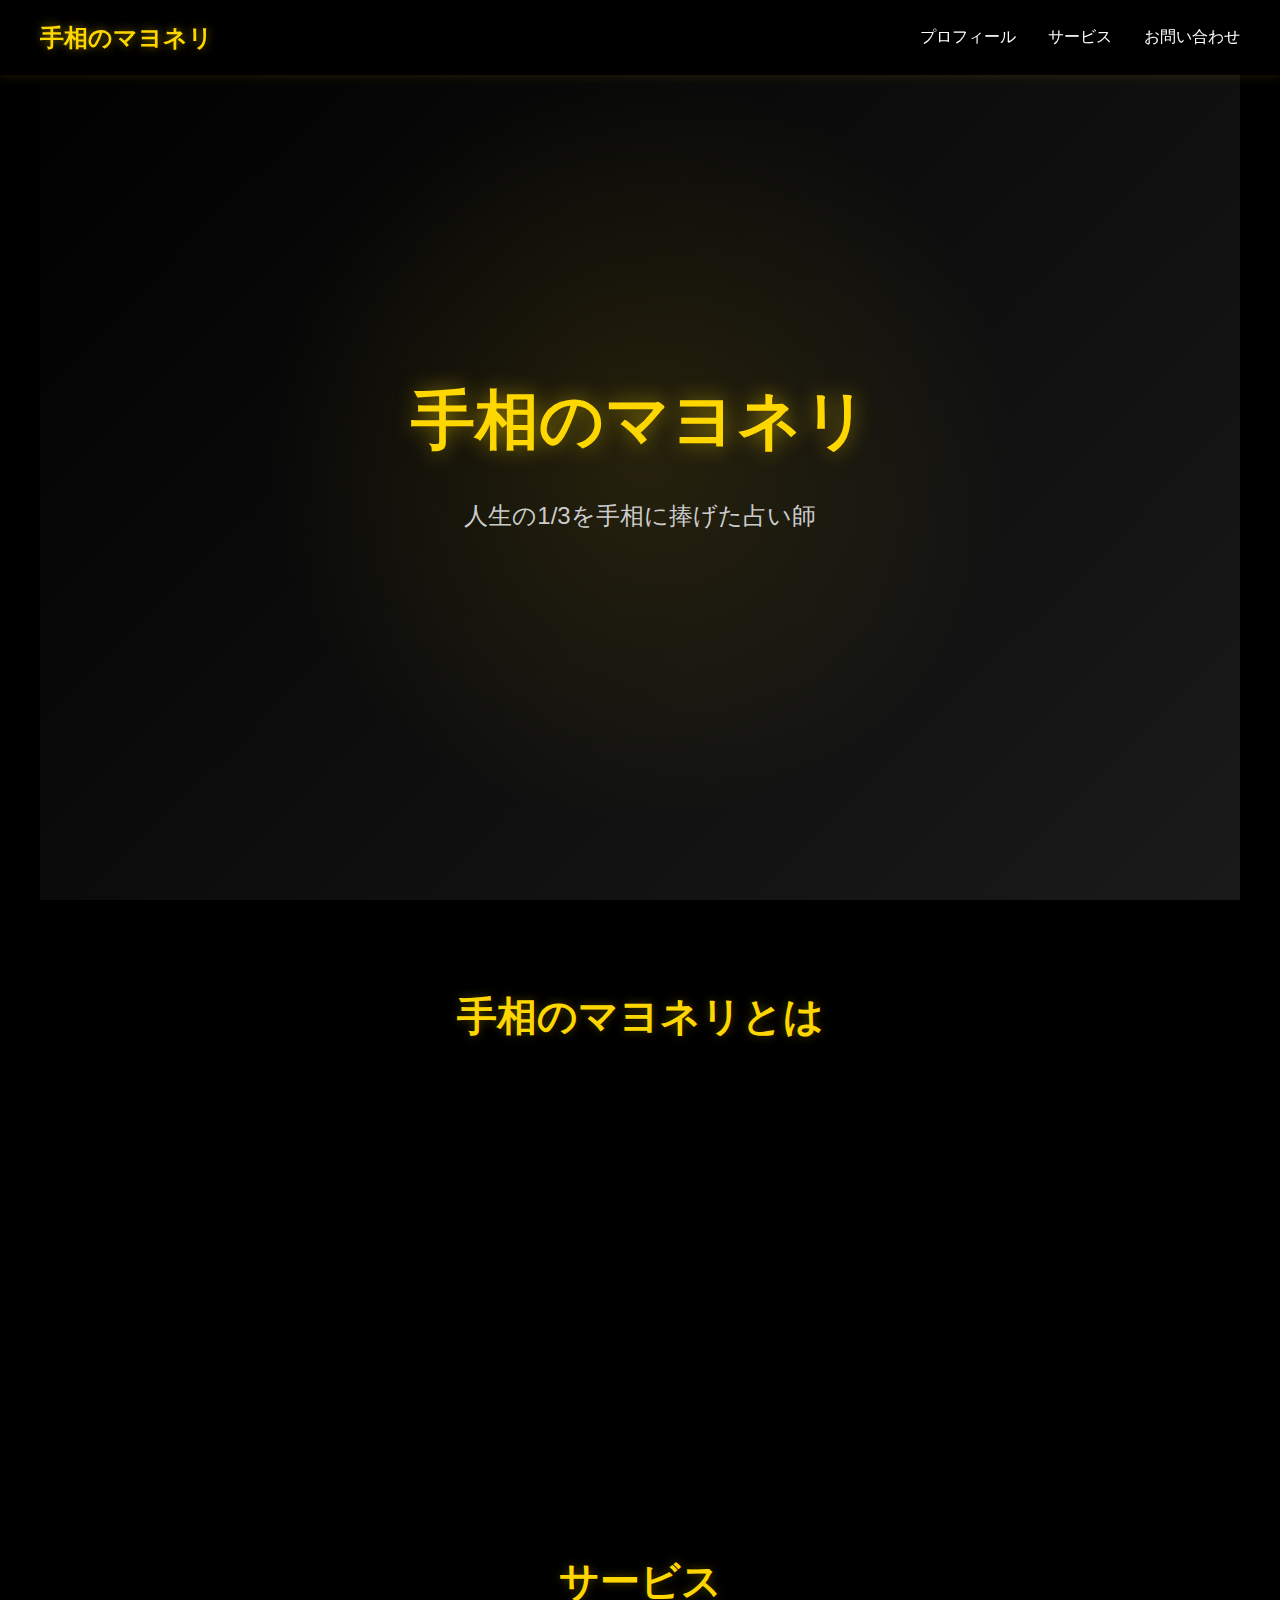
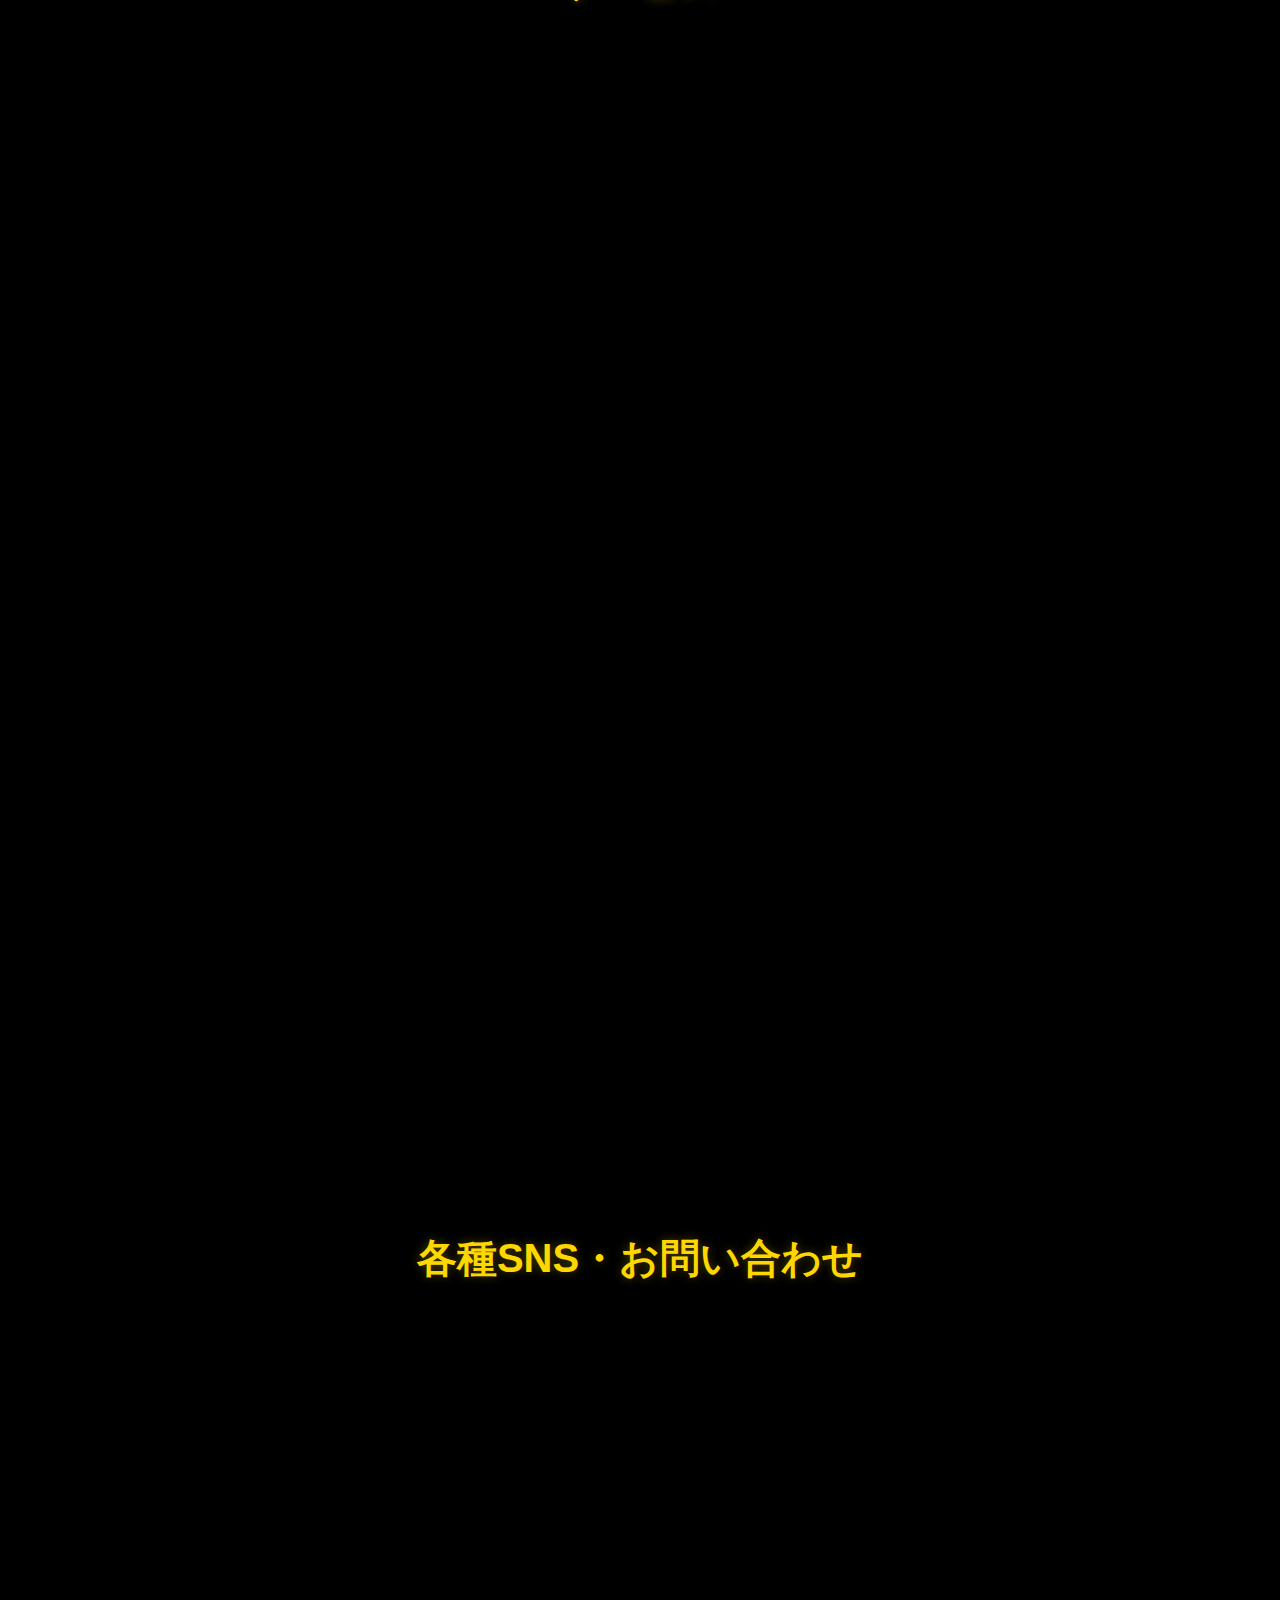
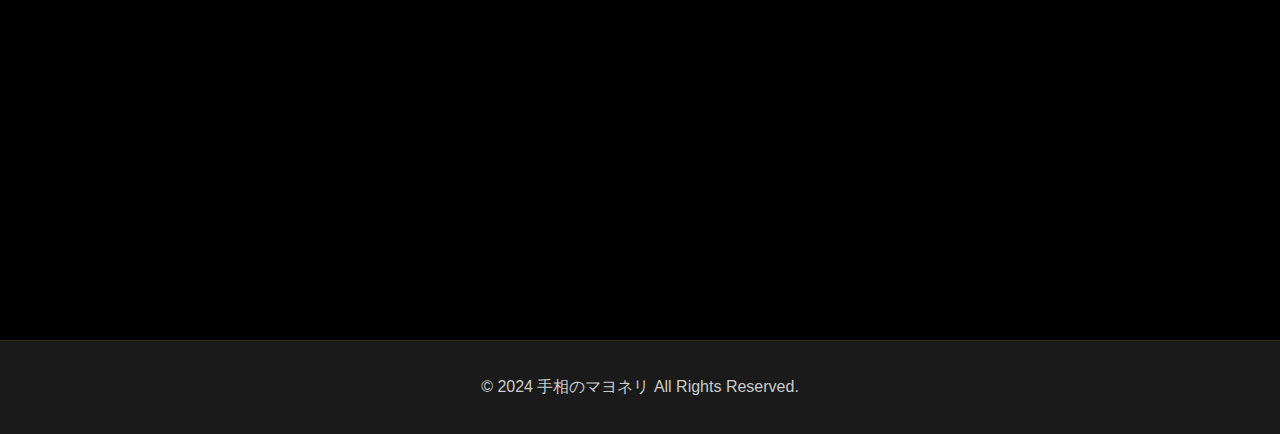
<file: index.html>
<!DOCTYPE html>
<html lang="ja">
<head>
    <meta charset="UTF-8">
    <meta name="viewport" content="width=device-width, initial-scale=1.0">
    <title>手相のマヨネリ - 占い師公式サイト</title>
    <meta name="description" content="人生の1/3を手相に捧げた占い師、マヨネリの公式サイト。手相鑑定、講座、コミュニティを提供しています。">
    <link rel="stylesheet" href="https://cdnjs.cloudflare.com/ajax/libs/font-awesome/6.4.0/css/all.min.css">
    <style>
        * {
            margin: 0;
            padding: 0;
            box-sizing: border-box;
        }

        :root {
            --primary-color: #ffd700;
            --secondary-color: #1a1a1a;
            --text-color: #ffffff;
            --text-secondary: #cccccc;
            --bg-color: #000000;
            --card-bg: #1a1a1a;
            --shadow: 0 4px 20px rgba(255, 215, 0, 0.1);
        }

        body {
            font-family: 'Noto Sans JP', 'Hiragino Sans', 'Hiragino Kaku Gothic ProN', 'Yu Gothic', sans-serif;
            background-color: var(--bg-color);
            color: var(--text-color);
            line-height: 1.8;
            overflow-x: hidden;
        }

        /* ヘッダー */
        header {
            position: fixed;
            top: 0;
            width: 100%;
            background: rgba(0, 0, 0, 0.95);
            backdrop-filter: blur(10px);
            z-index: 1000;
            padding: 1rem 2rem;
            box-shadow: 0 2px 10px rgba(255, 215, 0, 0.1);
        }

        nav {
            max-width: 1200px;
            margin: 0 auto;
            display: flex;
            justify-content: space-between;
            align-items: center;
        }

        .logo {
            font-size: 1.5rem;
            font-weight: bold;
            color: var(--primary-color);
            text-shadow: 0 0 10px rgba(255, 215, 0, 0.5);
        }

        .nav-links {
            display: flex;
            list-style: none;
            gap: 2rem;
        }

        .nav-links a {
            color: var(--text-color);
            text-decoration: none;
            transition: color 0.3s;
            font-weight: 500;
        }

        .nav-links a:hover {
            color: var(--primary-color);
        }

        .menu-toggle {
            display: none;
            flex-direction: column;
            cursor: pointer;
        }

        .menu-toggle span {
            width: 25px;
            height: 3px;
            background: var(--primary-color);
            margin: 3px 0;
            transition: 0.3s;
        }

        /* ヒーローセクション */
        .hero {
            height: 100vh;
            display: flex;
            align-items: center;
            justify-content: center;
            text-align: center;
            background: linear-gradient(135deg, #000000 0%, #1a1a1a 100%);
            position: relative;
            overflow: hidden;
        }

        .hero::before {
            content: '';
            position: absolute;
            top: 0;
            left: 0;
            right: 0;
            bottom: 0;
            background: radial-gradient(circle at 50% 50%, rgba(255, 215, 0, 0.1) 0%, transparent 50%);
        }

        .hero-content {
            z-index: 1;
            padding: 2rem;
        }

        .hero h1 {
            font-size: 4rem;
            margin-bottom: 1rem;
            color: var(--primary-color);
            text-shadow: 0 0 20px rgba(255, 215, 0, 0.5);
            animation: fadeInUp 1s ease-out;
        }

        .hero p {
            font-size: 1.5rem;
            color: var(--text-secondary);
            animation: fadeInUp 1s ease-out 0.3s both;
        }

        @keyframes fadeInUp {
            from {
                opacity: 0;
                transform: translateY(30px);
            }
            to {
                opacity: 1;
                transform: translateY(0);
            }
        }

        /* セクション共通 */
        section {
            padding: 5rem 2rem;
            max-width: 1200px;
            margin: 0 auto;
        }

        .section-title {
            font-size: 2.5rem;
            text-align: center;
            margin-bottom: 3rem;
            color: var(--primary-color);
            text-shadow: 0 0 10px rgba(255, 215, 0, 0.3);
        }

        /* プロフィール */
        .profile-content {
            background: var(--card-bg);
            padding: 3rem;
            border-radius: 15px;
            box-shadow: var(--shadow);
            border: 1px solid rgba(255, 215, 0, 0.1);
        }

        .profile-content p {
            font-size: 1.2rem;
            line-height: 2;
            color: var(--text-secondary);
            margin-bottom: 1.5rem;
        }

        /* サービスカード */
        .services-grid {
            display: grid;
            grid-template-columns: repeat(auto-fit, minmax(280px, 1fr));
            gap: 2rem;
            margin-top: 3rem;
        }

        .service-card {
            background: var(--card-bg);
            padding: 2.5rem;
            border-radius: 15px;
            box-shadow: var(--shadow);
            transition: transform 0.3s, box-shadow 0.3s;
            border: 1px solid rgba(255, 215, 0, 0.1);
        }

        .service-card:hover {
            transform: translateY(-10px);
            box-shadow: 0 8px 30px rgba(255, 215, 0, 0.2);
        }

        .service-icon {
            font-size: 3rem;
            color: var(--primary-color);
            margin-bottom: 1.5rem;
        }

        .service-card h3 {
            font-size: 1.8rem;
            margin-bottom: 1rem;
            color: var(--primary-color);
        }

        .service-card p {
            color: var(--text-secondary);
            line-height: 1.8;
            margin-bottom: 1.5rem;
        }

        .btn {
            display: inline-block;
            padding: 0.8rem 2rem;
            background: linear-gradient(135deg, var(--primary-color) 0%, #ffed4e 100%);
            color: #000;
            text-decoration: none;
            border-radius: 25px;
            font-weight: bold;
            transition: transform 0.3s, box-shadow 0.3s;
        }

        .btn:hover {
            transform: scale(1.05);
            box-shadow: 0 5px 15px rgba(255, 215, 0, 0.4);
        }

        /* SNSセクション */
        .contact-section {
            background: var(--card-bg);
            padding: 3rem;
            border-radius: 15px;
            box-shadow: var(--shadow);
            border: 1px solid rgba(255, 215, 0, 0.1);
        }

        .social-grid {
            display: grid;
            grid-template-columns: repeat(auto-fit, minmax(200px, 1fr));
            gap: 2rem;
            margin-top: 2rem;
        }

        .social-link {
            display: flex;
            flex-direction: column;
            align-items: center;
            padding: 2rem;
            background: rgba(255, 215, 0, 0.05);
            border-radius: 10px;
            text-decoration: none;
            color: var(--text-color);
            transition: all 0.3s;
            border: 1px solid rgba(255, 215, 0, 0.2);
        }

        .social-link:hover {
            background: rgba(255, 215, 0, 0.1);
            transform: translateY(-5px);
            box-shadow: 0 5px 15px rgba(255, 215, 0, 0.2);
        }

        .social-link i {
            font-size: 3rem;
            color: var(--primary-color);
            margin-bottom: 1rem;
        }

        /* カスタムXロゴ */
        .x-logo {
            width: 3rem;
            height: 3rem;
            margin-bottom: 1rem;
            display: inline-block;
        }

        .x-logo svg {
            width: 100%;
            height: 100%;
            fill: var(--primary-color);
        }

        .social-link span {
            font-size: 1.1rem;
            font-weight: 500;
        }

        /* フッター */
        footer {
            background: var(--secondary-color);
            padding: 2rem;
            text-align: center;
            color: var(--text-secondary);
            border-top: 1px solid rgba(255, 215, 0, 0.1);
        }

        /* レスポンシブ */
        @media (max-width: 768px) {
            .menu-toggle {
                display: flex;
            }

            .nav-links {
                position: fixed;
                top: 70px;
                left: -100%;
                width: 100%;
                height: calc(100vh - 70px);
                background: rgba(0, 0, 0, 0.98);
                flex-direction: column;
                justify-content: center;
                align-items: center;
                transition: left 0.3s;
            }

            .nav-links.active {
                left: 0;
            }

            .hero h1 {
                font-size: 2.5rem;
            }

            .hero p {
                font-size: 1.2rem;
            }

            .section-title {
                font-size: 2rem;
            }

            section {
                padding: 3rem 1.5rem;
            }
        }
    </style>
</head>
<body>
    <!-- ヘッダー -->
    <header>
        <nav>
            <div class="logo">手相のマヨネリ</div>
            <ul class="nav-links">
                <li><a href="#about">プロフィール</a></li>
                <li><a href="#services">サービス</a></li>
                <li><a href="#contact">お問い合わせ</a></li>
            </ul>
            <div class="menu-toggle">
                <span></span>
                <span></span>
                <span></span>
            </div>
        </nav>
    </header>

    <!-- ヒーローセクション -->
    <section class="hero">
        <div class="hero-content">
            <h1>手相のマヨネリ</h1>
            <p>人生の1/3を手相に捧げた占い師</p>
        </div>
    </section>

    <!-- プロフィール -->
    <section id="about">
        <h2 class="section-title">手相のマヨネリとは</h2>
        <div class="profile-content">
            <p>人生の1/3を手相に捧げた占い師です</p>
            <p>10年間手相を観ることで培ったノウハウを活かして、手相鑑定、講座、発信活動を行っています。</p>
            <p>ロジカルで論理的な腑に落ちる鑑定を心がけています。</p>
        </div>
    </section>

    <!-- サービス -->
    <section id="services">
        <h2 class="section-title">サービス</h2>
        <div class="services-grid">
            <div class="service-card">
                <div class="service-icon"><i class="fas fa-chalkboard-teacher"></i></div>
                <h3>手相講座</h3>
                <p>手相のマヨネリによるマンツーマンの個別講座になります</p>
                <a href="#" class="btn">詳しくはこちら</a>
            </div>

            <div class="service-card">
                <div class="service-icon"><i class="fas fa-hand-paper"></i></div>
                <h3>手相鑑定</h3>
                <p>通話にて手相鑑定を行います<br>画面共有をしお客様の手相をわかりやすく鑑定します</p>
                <a href="#" class="btn">詳しくはこちら</a>
            </div>

            <div class="service-card">
                <div class="service-icon"><i class="fas fa-users"></i></div>
                <h3>手相学会</h3>
                <p>手相に関するQ&Aを行うコミュニティです<br>手相に関することなら何でも気軽にご質問ください<br>完全無料で提供しています</p>
                <a href="#" class="btn">参加はこちら</a>
            </div>

            <div class="service-card">
                <div class="service-icon"><i class="fas fa-broadcast-tower"></i></div>
                <h3>手相放送局</h3>
                <p>ライブ配信用のコミュニティです<br>tiktokやyoutubeにて配信を行っています<br>手相画像の貼り付けやライブ日程等の確認はこちらへ</p>
                <a href="#" class="btn">詳しくはこちら</a>
            </div>
        </div>
    </section>

    <!-- お問い合わせ・SNS -->
    <section id="contact">
        <h2 class="section-title">各種SNS・お問い合わせ</h2>
        <div class="contact-section">
            <div class="social-grid">
                <a href="https://lin.ee/pfM9Tjo" class="social-link" target="_blank" rel="noopener noreferrer">
                    <i class="fab fa-line"></i>
                    <span>公式ライン</span>
                    <small style="color: var(--text-secondary); margin-top: 0.5rem;">@mayotesoh</small>
                </a>

                <a href="https://x.com/mayotesoh" class="social-link" target="_blank" rel="noopener noreferrer">
                    <div class="x-logo">
                        <svg viewBox="0 0 24 24" xmlns="http://www.w3.org/2000/svg">
                            <path d="M18.244 2.25h3.308l-7.227 8.26 8.502 11.24H16.17l-5.214-6.817L4.99 21.75H1.68l7.73-8.835L1.254 2.25H8.08l4.713 6.231zm-1.161 17.52h1.833L7.084 4.126H5.117z"/>
                        </svg>
                    </div>
                    <span>X</span>
                </a>

                <a href="https://www.tiktok.com/@mayotesoh" class="social-link" target="_blank" rel="noopener noreferrer">
                    <i class="fab fa-tiktok"></i>
                    <span>TikTok</span>
                </a>

                <a href="https://www.instagram.com/mayotesoh/" class="social-link" target="_blank" rel="noopener noreferrer">
                    <i class="fab fa-instagram"></i>
                    <span>Instagram</span>
                </a>

                <a href="https://www.youtube.com/@mayotesoh" class="social-link" target="_blank" rel="noopener noreferrer">
                    <i class="fab fa-youtube"></i>
                    <span>YouTube</span>
                </a>
            </div>
        </div>
    </section>

    <!-- フッター -->
    <footer>
        <p>&copy; 2024 手相のマヨネリ All Rights Reserved.</p>
    </footer>

    <script>
        // メニュートグル
        const menuToggle = document.querySelector('.menu-toggle');
        const navLinks = document.querySelector('.nav-links');

        menuToggle.addEventListener('click', () => {
            navLinks.classList.toggle('active');
        });

        // スムーズスクロール
        document.querySelectorAll('a[href^="#"]').forEach(anchor => {
            anchor.addEventListener('click', function (e) {
                e.preventDefault();
                navLinks.classList.remove('active');
                const target = document.querySelector(this.getAttribute('href'));
                if (target) {
                    target.scrollIntoView({
                        behavior: 'smooth',
                        block: 'start'
                    });
                }
            });
        });

        // スクロールアニメーション
        const observerOptions = {
            threshold: 0.1,
            rootMargin: '0px 0px -100px 0px'
        };

        const observer = new IntersectionObserver((entries) => {
            entries.forEach(entry => {
                if (entry.isIntersecting) {
                    entry.target.style.opacity = '1';
                    entry.target.style.transform = 'translateY(0)';
                }
            });
        }, observerOptions);

        document.querySelectorAll('.service-card, .profile-content, .contact-section').forEach(el => {
            el.style.opacity = '0';
            el.style.transform = 'translateY(20px)';
            el.style.transition = 'opacity 0.6s ease-out, transform 0.6s ease-out';
            observer.observe(el);
        });
    </script>
</body>
</html>
</file>
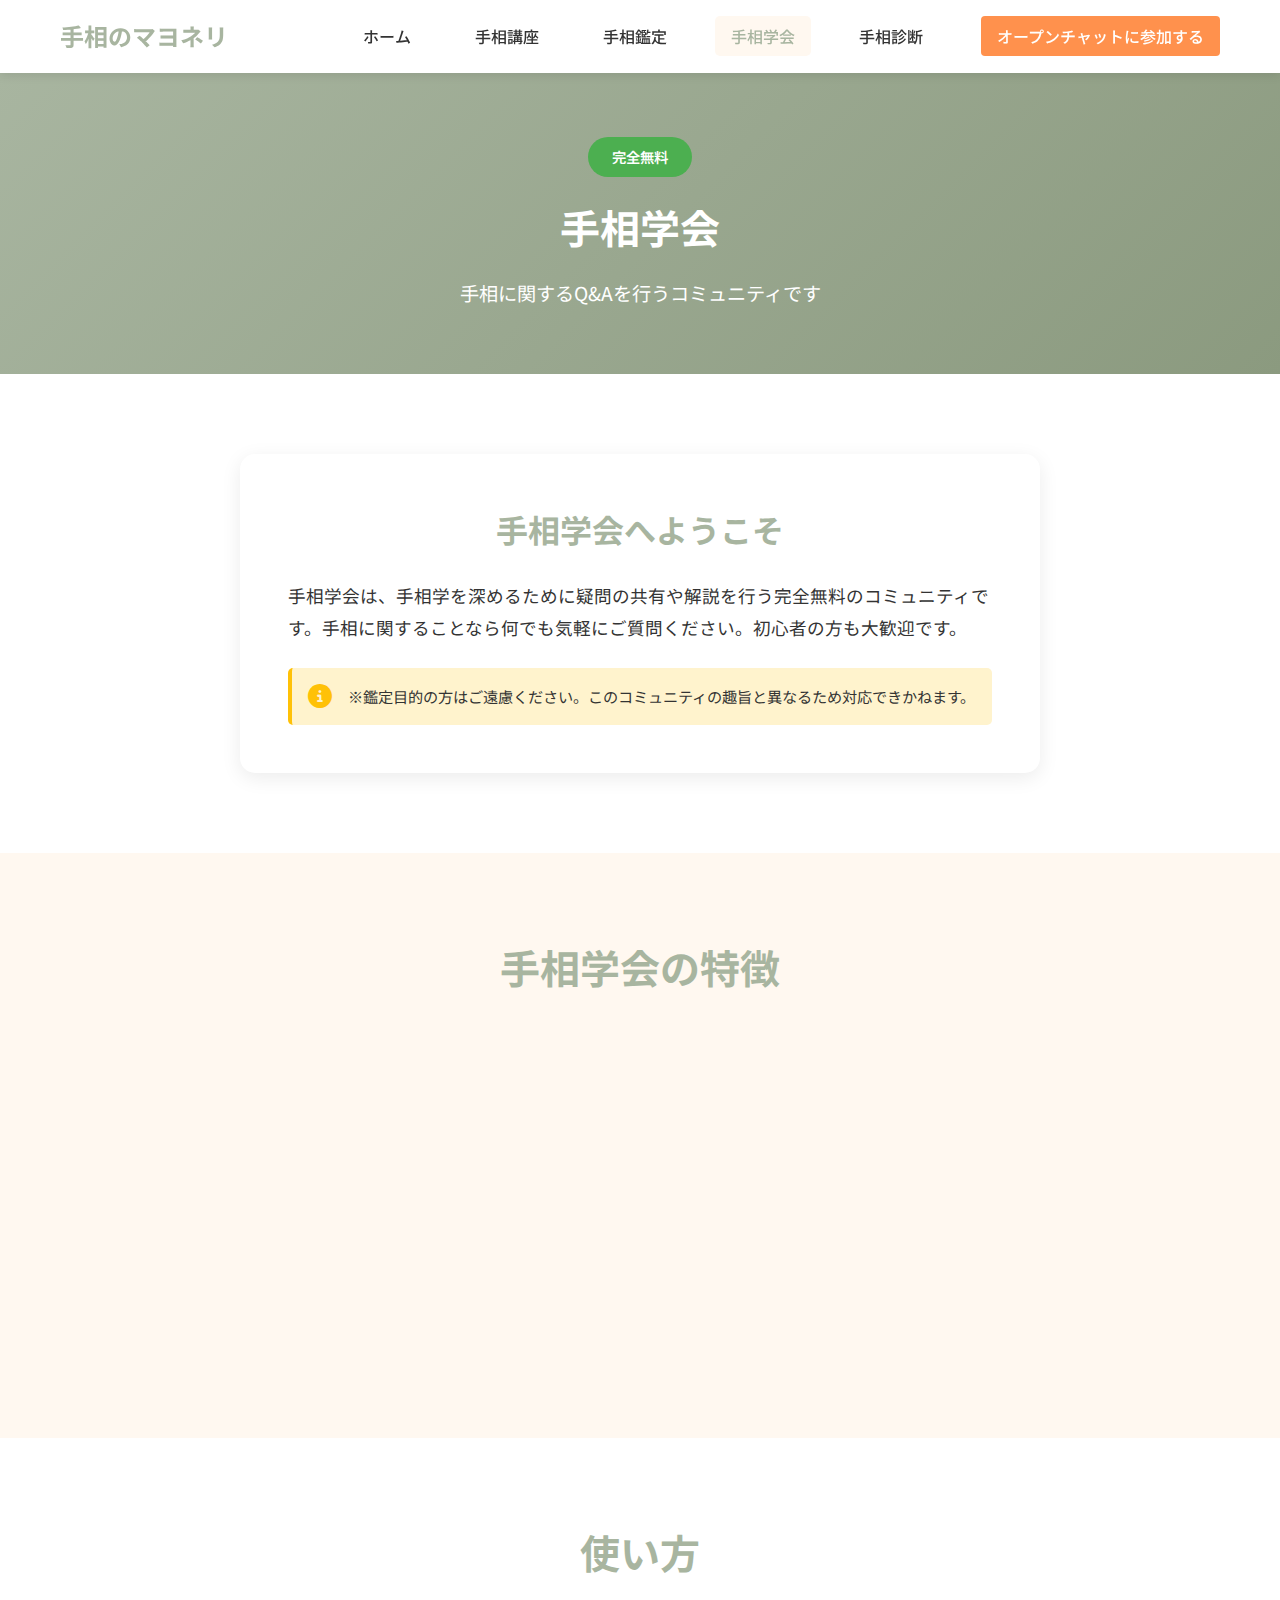
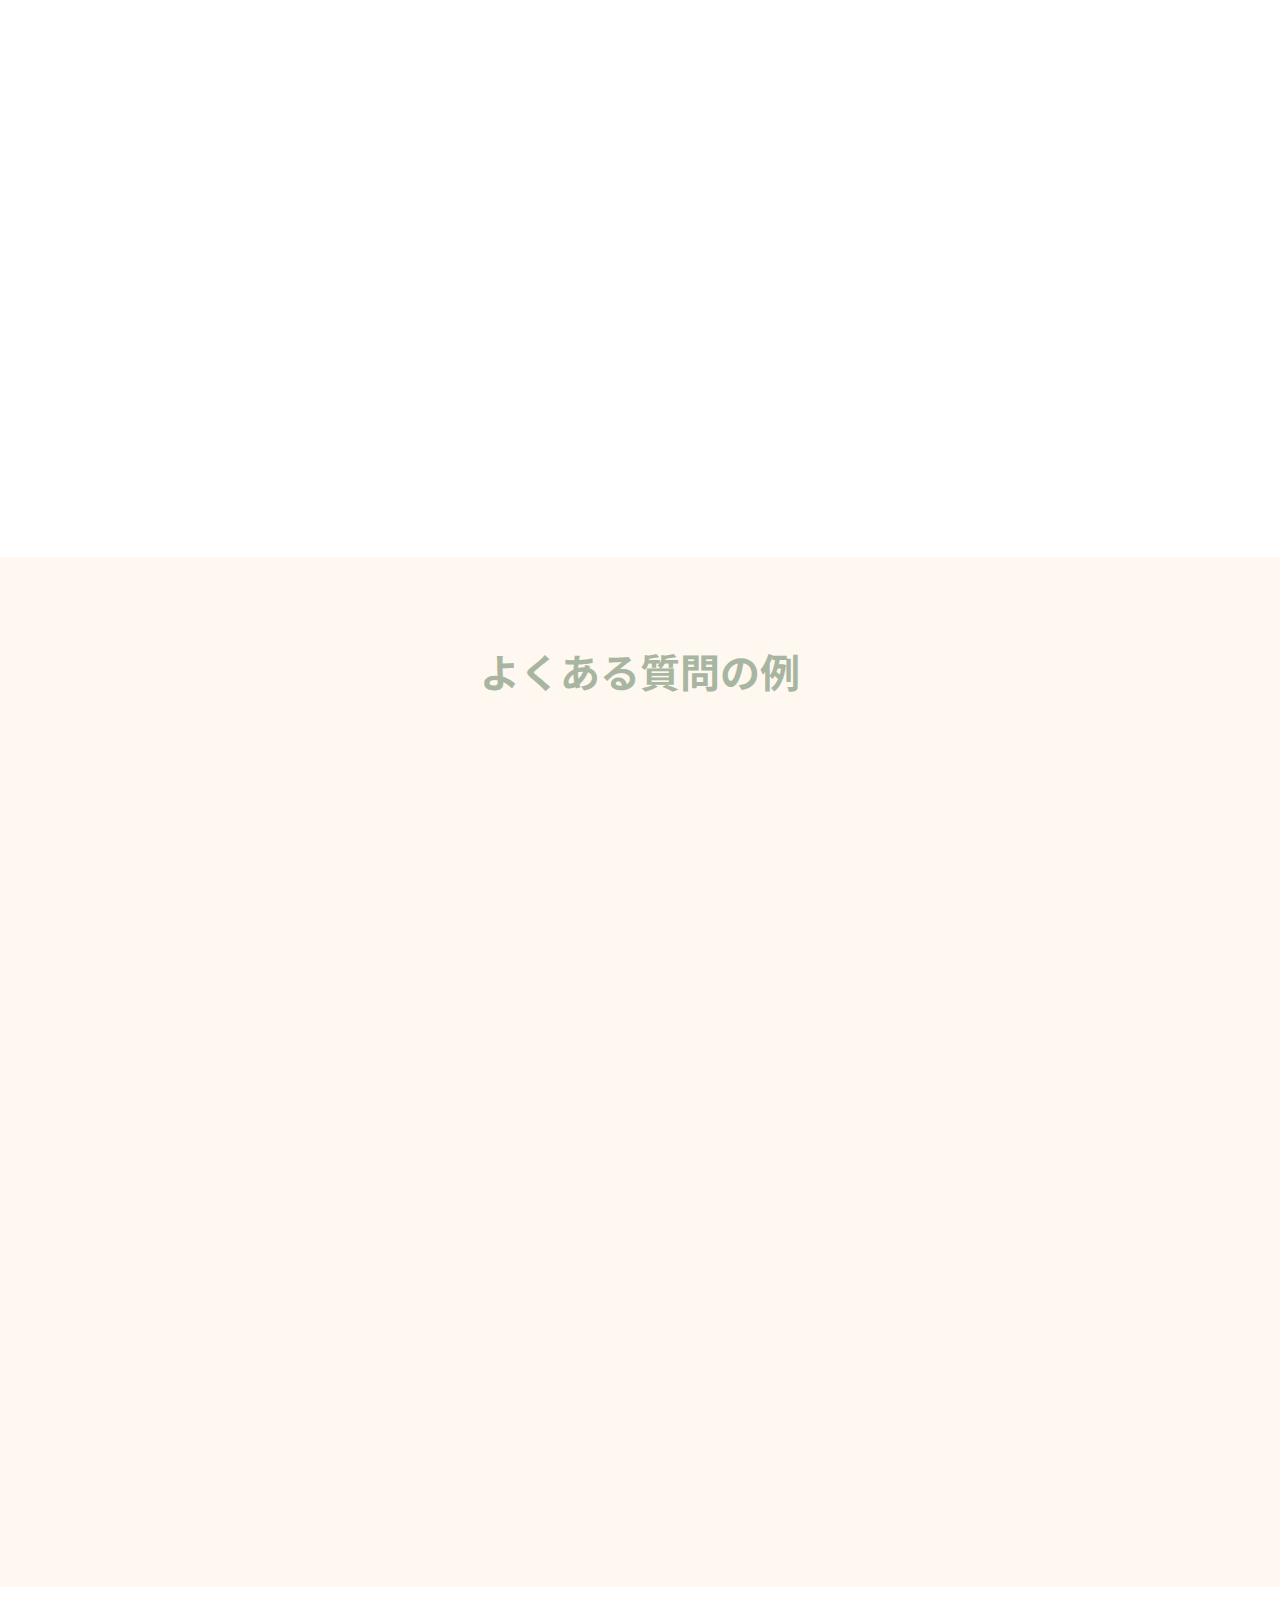
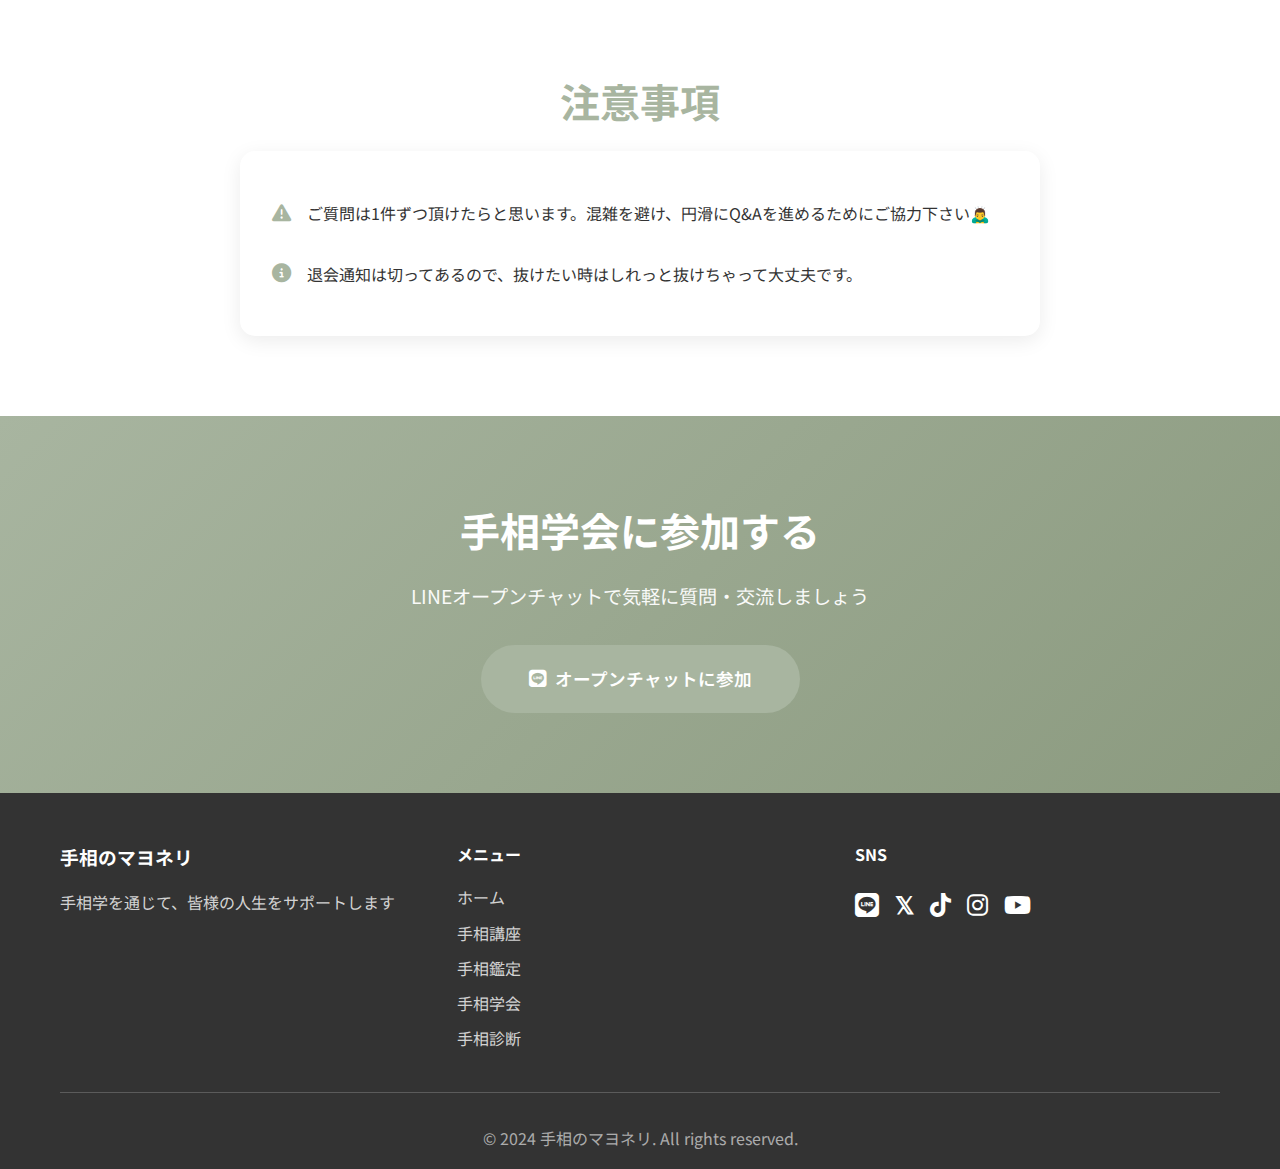
<file: gakkai.html>
<!DOCTYPE html>
<html lang="ja">
<head>
    <meta charset="UTF-8">
    <meta name="viewport" content="width=device-width, initial-scale=1.0">
    <title>手相学会 - 手相のマヨネリ</title>
    <meta name="description" content="完全無料のQ&Aコミュニティ。手相に関する疑問を気軽に質問でき、実践的な知識を学べます。">
    <link rel="preconnect" href="https://fonts.googleapis.com">
    <link rel="preconnect" href="https://fonts.gstatic.com" crossorigin>
    <link href="https://fonts.googleapis.com/css2?family=Noto+Sans+JP:wght@300;400;500;600;700&display=swap" rel="stylesheet">
    <link rel="stylesheet" href="https://cdn.jsdelivr.net/npm/@fortawesome/fontawesome-free@6.4.0/css/all.min.css">
    <link rel="stylesheet" href="css/style.css">
    <style>
        /* X(Twitter)アイコンのフォールバック */
        .fa-x-twitter::before {
            content: "\e61b";
        }
        /* FontAwesomeが読み込まれない場合の代替 */
        .footer-sns a[href*="x.com"] i::before,
        .sns-btn.twitter i::before {
            content: "𝕏" !important;
            font-family: Arial, sans-serif !important;
            font-weight: bold;
            font-style: normal;
        }
    </style>
</head>
<body>
    <!-- ヘッダー -->
    <header class="header">
        <nav class="nav">
            <div class="container">
                <div class="nav-content">
                    <a href="index.html" class="logo">手相のマヨネリ</a>
                    <button class="hamburger" id="hamburger">
                        <span></span>
                        <span></span>
                        <span></span>
                    </button>
                    <ul class="nav-menu" id="navMenu">
                        <li><a href="index.html" class="nav-link">ホーム</a></li>
                        <li><a href="kouza.html" class="nav-link">手相講座</a></li>
                        <li><a href="kantei.html" class="nav-link">手相鑑定</a></li>
                        <li><a href="gakkai.html" class="nav-link active">手相学会</a></li>
                        <li><a href="shindan.html" class="nav-link">手相診断</a></li>
                        <li><a href="https://line.me/ti/g2/5cG-imc3_7t_efO2cW-_1q5I4ajf66nfUR8f3w?utm_source=invitation&utm_medium=link_copy&utm_campaign=default" class="nav-link" style="background-color: #ff914d; color: white; padding: 8px 16px; border-radius: 4px; margin-left: 10px;" target="_blank" rel="noopener">オープンチャットに参加する</a></li>
                    </ul>
                </div>
            </div>
        </nav>
    </header>

    <!-- ヒーローセクション -->
    <section class="page-hero">
        <div class="container">
            <div class="badge-free">完全無料</div>
            <h1 class="page-title fade-in">手相学会</h1>
            <p class="page-subtitle fade-in">手相に関するQ&Aを行うコミュニティです</p>
        </div>
    </section>

    <!-- 手相学会について -->
    <section class="section">
        <div class="container">
            <div class="intro-box">
                <h2 class="intro-title">手相学会へようこそ</h2>
                <p class="intro-text">手相学会は、手相学を深めるために疑問の共有や解説を行う完全無料のコミュニティです。手相に関することなら何でも気軽にご質問ください。初心者の方も大歓迎です。</p>
                <div class="intro-note">
                    <i class="fas fa-info-circle"></i>
                    <p>※鑑定目的の方はご遠慮ください。このコミュニティの趣旨と異なるため対応できかねます。</p>
                </div>
            </div>
        </div>
    </section>

    <!-- 手相学会の特徴 -->
    <section class="section bg-light">
        <div class="container">
            <h2 class="section-title">手相学会の特徴</h2>
            <div class="features-grid">
                <div class="feature-card fade-in">
                    <div class="feature-icon">
                        <i class="fas fa-user-tie"></i>
                    </div>
                    <h3 class="feature-title">実践的な学び</h3>
                    <p class="feature-description">実際に鑑定や講座をしている人から直接質問できるので、実践的な知識を学べます。</p>
                </div>
                <div class="feature-card fade-in">
                    <div class="feature-icon">
                        <i class="fas fa-book-open"></i>
                    </div>
                    <h3 class="feature-title">ここだけの情報</h3>
                    <p class="feature-description">本やネットには載っていない、実践者ならではの知識や経験を共有します。</p>
                </div>
                <div class="feature-card fade-in">
                    <div class="feature-icon">
                        <i class="fas fa-gift"></i>
                    </div>
                    <h3 class="feature-title">完全無料</h3>
                    <p class="feature-description">参加費は一切かかりません。誰でも気軽に参加できます。</p>
                </div>
                <div class="feature-card fade-in">
                    <div class="feature-icon">
                        <i class="fas fa-seedling"></i>
                    </div>
                    <h3 class="feature-title">初心者歓迎</h3>
                    <p class="feature-description">基礎的な質問も大歓迎。些細な疑問でも遠慮なくご質問ください。</p>
                </div>
            </div>
        </div>
    </section>

    <!-- 使い方 -->
    <section class="section">
        <div class="container">
            <h2 class="section-title">使い方</h2>
            <div class="steps">
                <div class="step fade-in">
                    <div class="step-number">1</div>
                    <div class="step-content">
                        <h3 class="step-title">参加する</h3>
                        <p class="step-description">LINEオープンチャットに参加します。</p>
                    </div>
                </div>
                <div class="step fade-in">
                    <div class="step-number">2</div>
                    <div class="step-content">
                        <h3 class="step-title">質問を投稿</h3>
                        <p class="step-description">手相に関する質問や疑問を写真付きで共有してください。</p>
                    </div>
                </div>
                <div class="step fade-in">
                    <div class="step-number">3</div>
                    <div class="step-content">
                        <h3 class="step-title">回答を受け取る</h3>
                        <p class="step-description">マヨネリから回答やアドバイスがもらえます。</p>
                    </div>
                </div>
            </div>
        </div>
    </section>

    <!-- よくある質問の例 -->
    <section class="section bg-light">
        <div class="container">
            <h2 class="section-title">よくある質問の例</h2>
            <div class="qa-examples">
                <div class="qa-card fade-in">
                    <div class="qa-icon">
                        <i class="fas fa-question-circle"></i>
                    </div>
                    <h3 class="qa-question">緑の線で囲った部分の生命線から伸びる線は何か知りたいです。</h3>
                </div>
                <div class="qa-card fade-in">
                    <div class="qa-icon">
                        <i class="fas fa-question-circle"></i>
                    </div>
                    <h3 class="qa-question">マヨネリさん、こんばんは。はじめ質問させていただきます。スターは土星丘にあると良くないと、通信教育のテキストや手相の本に書かれている事が多くありますよね。でも、手相家さんによっては、良いと言ってる方もいて、やや混乱しています🫤😵 また、運命線上のスターもラッキーな意味あいがあるため、運命線は土星丘に向かっている線なので、どう読みとけは、良いか悩みます。ちなみに私自身の手なので、余計に気になってしまいます😅😅 左手にうっすらあります。マヨネリさんの考えを教えていただきたいです。よろしくお願いします。</h3>
                </div>
                <div class="qa-card fade-in">
                    <div class="qa-icon">
                        <i class="fas fa-question-circle"></i>
                    </div>
                    <h3 class="qa-question">質問させて下さいm(_ _)m 運命線て、真ん中に縦に走る長い線ですよね。それを横切る短い線は、障害線て合ってますでしょうか？運命線の下の方（手首の方）に、運命線を横切るように短い線があります。それは何が起こることを暗示しているのでしょうか？また回避したらその線が消えるとかありますか？自分の手相ではないので、ここに今載せられませんが、どうぞ教えて下さいm(_ _)m</h3>
                </div>
                <div class="qa-card fade-in">
                    <div class="qa-icon">
                        <i class="fas fa-question-circle"></i>
                    </div>
                    <h3 class="qa-question">小指の下の線、感情線、財運線の事で教えてもらいたいのですが。マスカケです。①小指の下の線は第二感情線？、結婚線？どちらでしょうか？①の線の上下に細い線が何本かあります。この線は、財運線と捉えてよいのですか？お金を使いすぎると中華街の占い師さんにいわれたのですが、線を挟んで上下にあってコミュニケーション等も表す場所とも言われどう見たら良いのかわかりません。よろしくお願い致します。</h3>
                </div>
            </div>
        </div>
    </section>

    <!-- 注意事項 -->
    <section class="section">
        <div class="container">
            <h2 class="section-title">注意事項</h2>
            <div class="notice-box">
                <ul class="notice-list">
                    <li><i class="fas fa-exclamation-triangle"></i> ご質問は1件ずつ頂けたらと思います。混雑を避け、円滑にQ&Aを進めるためにご協力下さい🙇‍♂️</li>
                    <li><i class="fas fa-info-circle"></i> 退会通知は切ってあるので、抜けたい時はしれっと抜けちゃって大丈夫です。</li>
                </ul>
            </div>
        </div>
    </section>

    <!-- CTA -->
    <section class="section cta-section">
        <div class="container">
            <div class="cta-content">
                <h2 class="cta-title">手相学会に参加する</h2>
                <p class="cta-description">LINEオープンチャットで気軽に質問・交流しましょう</p>
                <a href="https://line.me/ti/g2/5cG-imc3_7t_efO2cW-_1q5I4ajf66nfUR8f3w?utm_source=invitation&utm_medium=link_copy&utm_campaign=default" class="btn btn-primary btn-large" target="_blank" rel="noopener">
                    <i class="fab fa-line"></i> オープンチャットに参加
                </a>
            </div>
        </div>
    </section>

    <!-- フッター -->
    <footer class="footer">
        <div class="container">
            <div class="footer-content">
                <div class="footer-section">
                    <h3>手相のマヨネリ</h3>
                    <p>手相学を通じて、皆様の人生をサポートします</p>
                </div>
                <div class="footer-section">
                    <h4>メニュー</h4>
                    <ul class="footer-links">
                        <li><a href="index.html">ホーム</a></li>
                        <li><a href="kouza.html">手相講座</a></li>
                        <li><a href="kantei.html">手相鑑定</a></li>
                        <li><a href="gakkai.html">手相学会</a></li>
                        <li><a href="shindan.html">手相診断</a></li>
                    </ul>
                </div>
                <div class="footer-section">
                    <h4>SNS</h4>
                    <div class="footer-sns">
                        <a href="https://lin.ee/pfM9Tjo" target="_blank" rel="noopener"><i class="fab fa-line"></i></a>
                        <a href="https://x.com/mayotesoh" target="_blank" rel="noopener"><i class="fab fa-x-twitter"></i></a>
                        <a href="https://www.tiktok.com/@mayotesoh" target="_blank" rel="noopener"><i class="fab fa-tiktok"></i></a>
                        <a href="https://www.instagram.com/mayotesoh/" target="_blank" rel="noopener"><i class="fab fa-instagram"></i></a>
                        <a href="https://www.youtube.com/@mayotesoh" target="_blank" rel="noopener"><i class="fab fa-youtube"></i></a>
                    </div>
                </div>
            </div>
            <div class="footer-bottom">
                <p>&copy; 2024 手相のマヨネリ. All rights reserved.</p>
            </div>
        </div>
    </footer>

    <!-- ページトップに戻るボタン -->
    <button class="scroll-top" id="scrollTop">
        <i class="fas fa-chevron-up"></i>
    </button>

    <script src="js/main.js"></script>
</body>
</html>
</file>
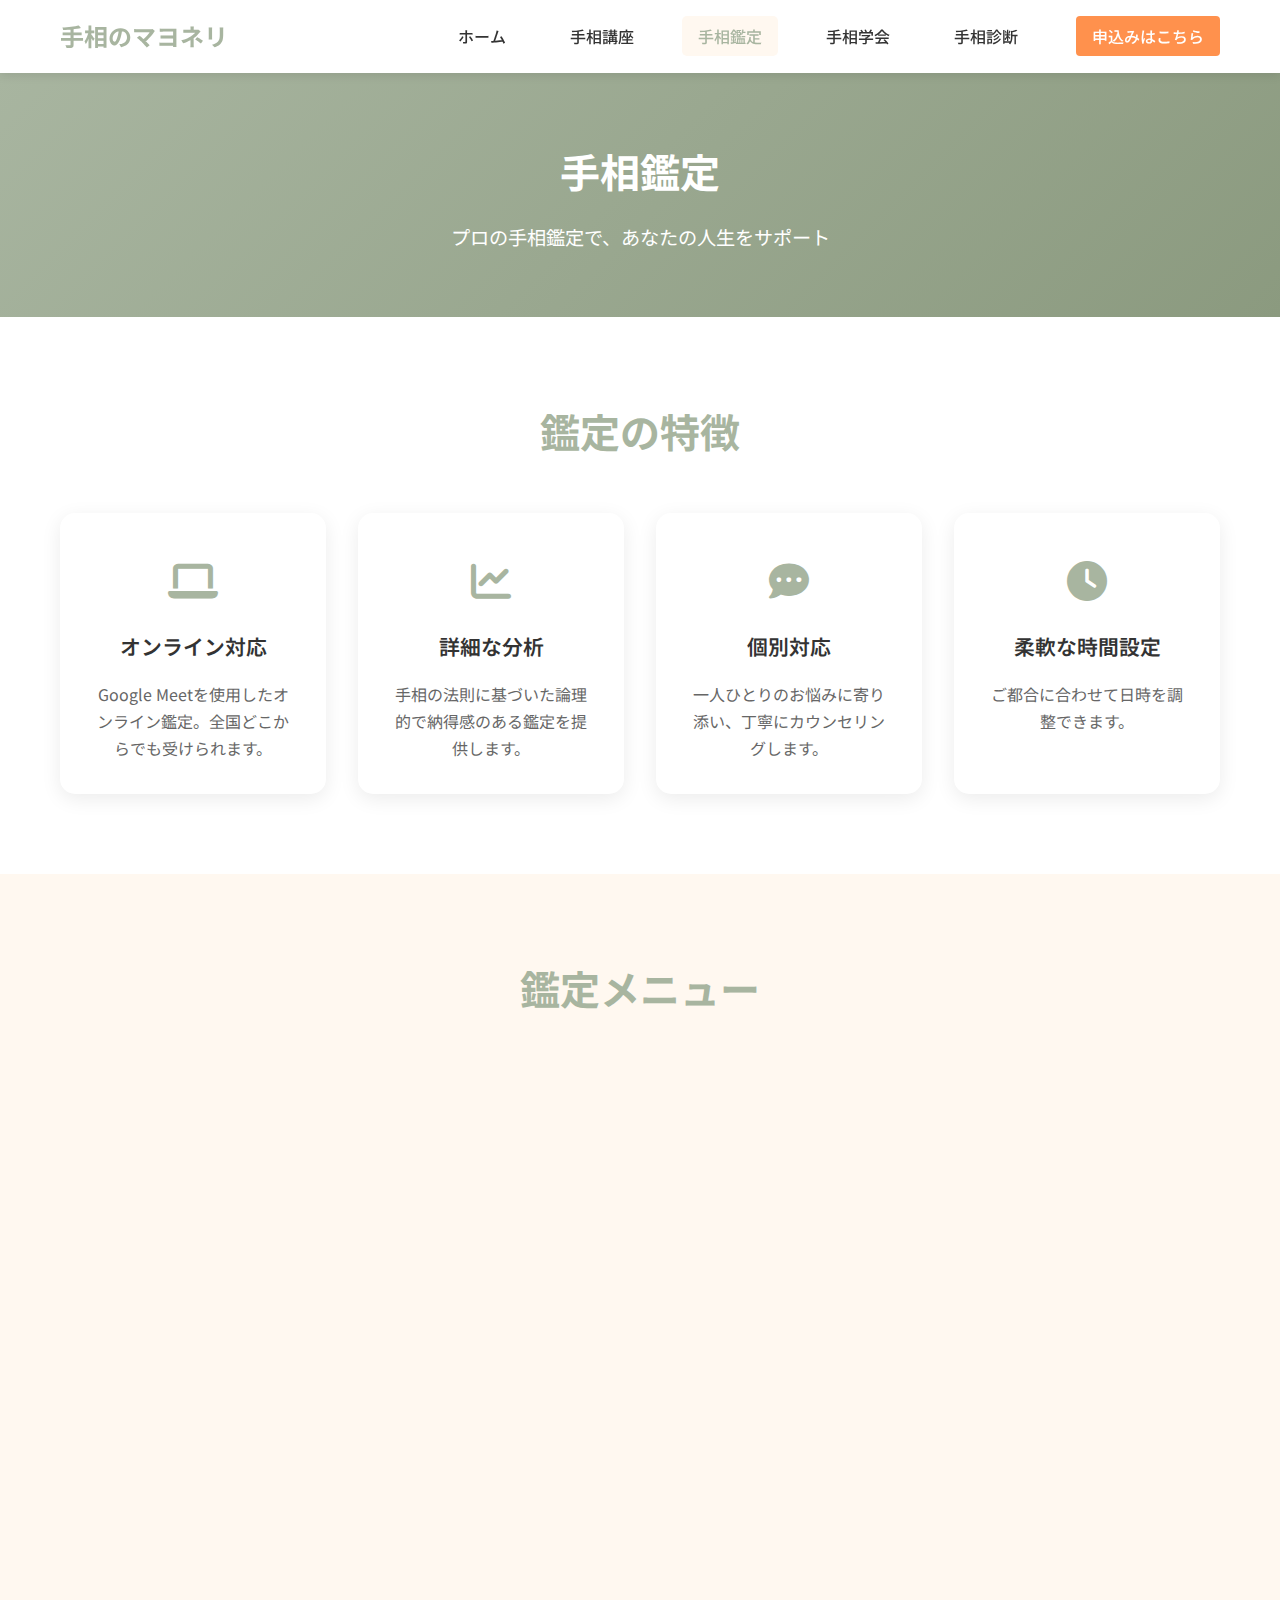
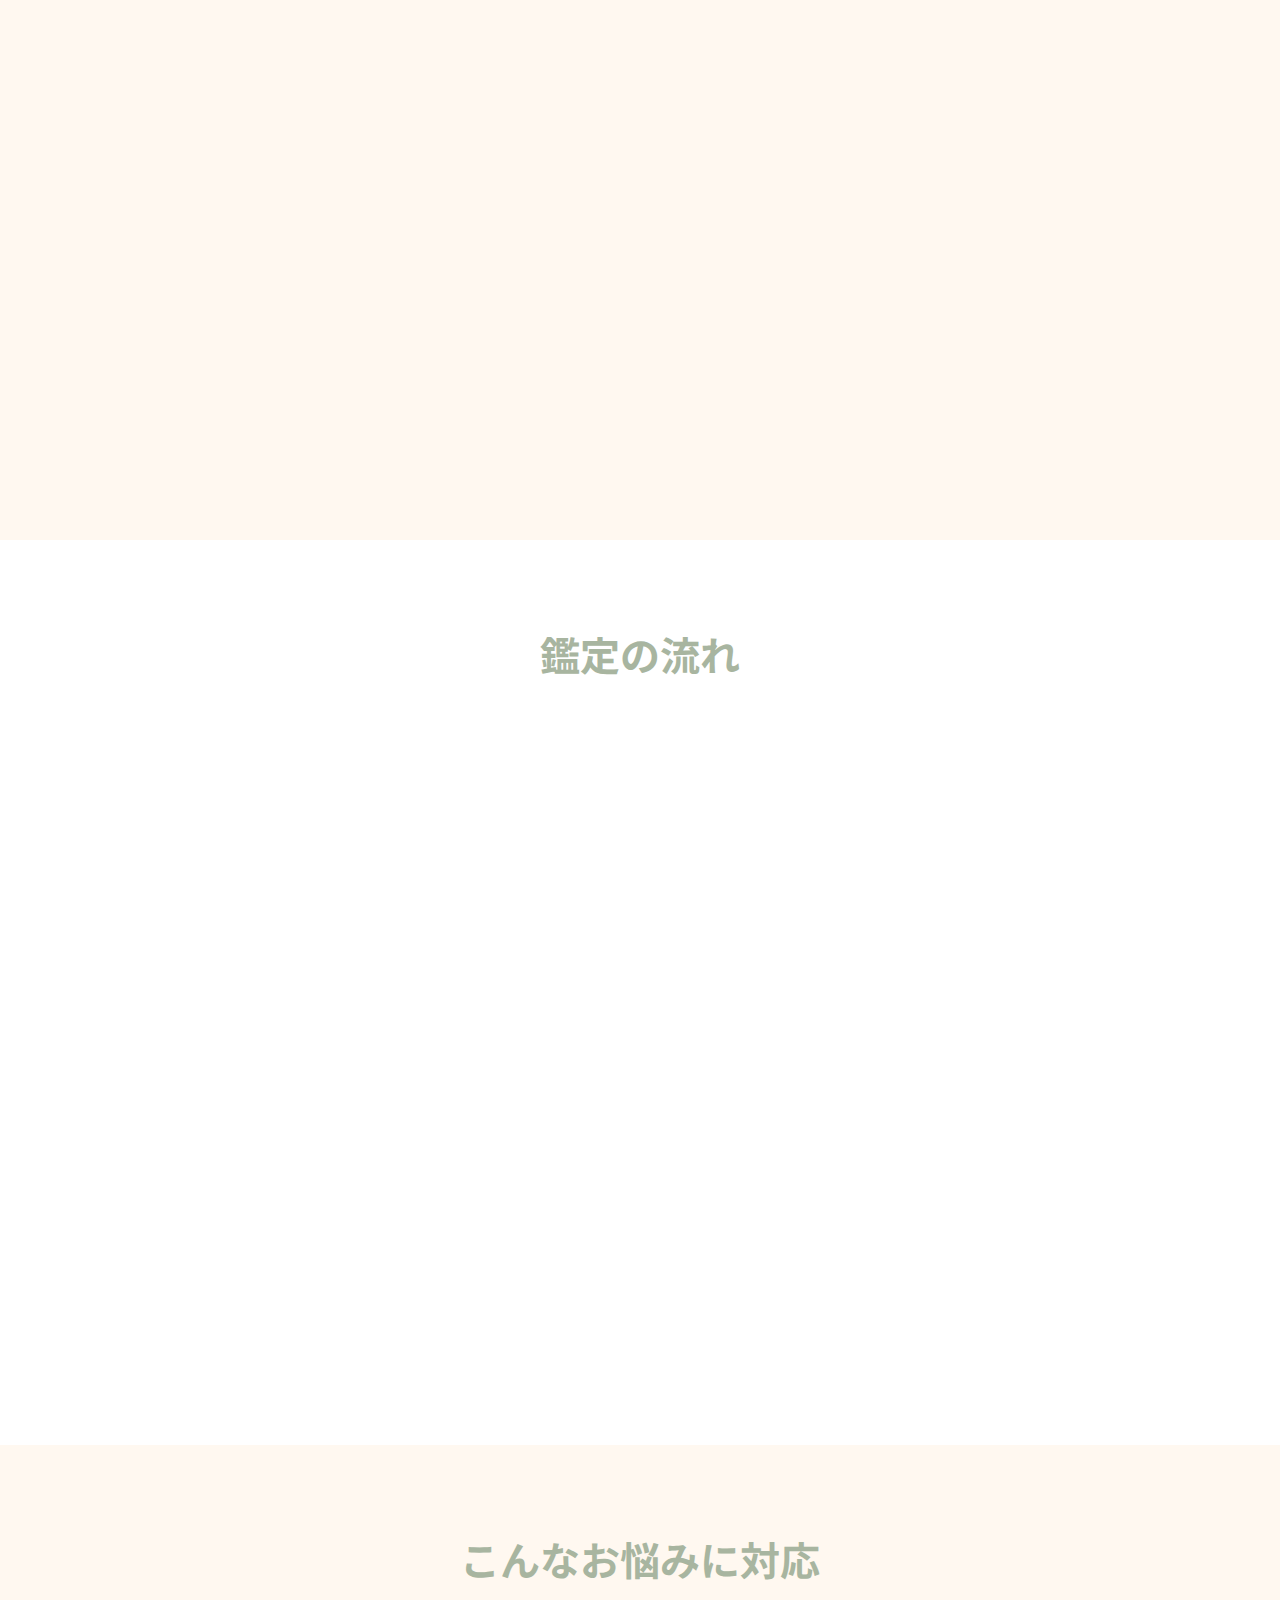
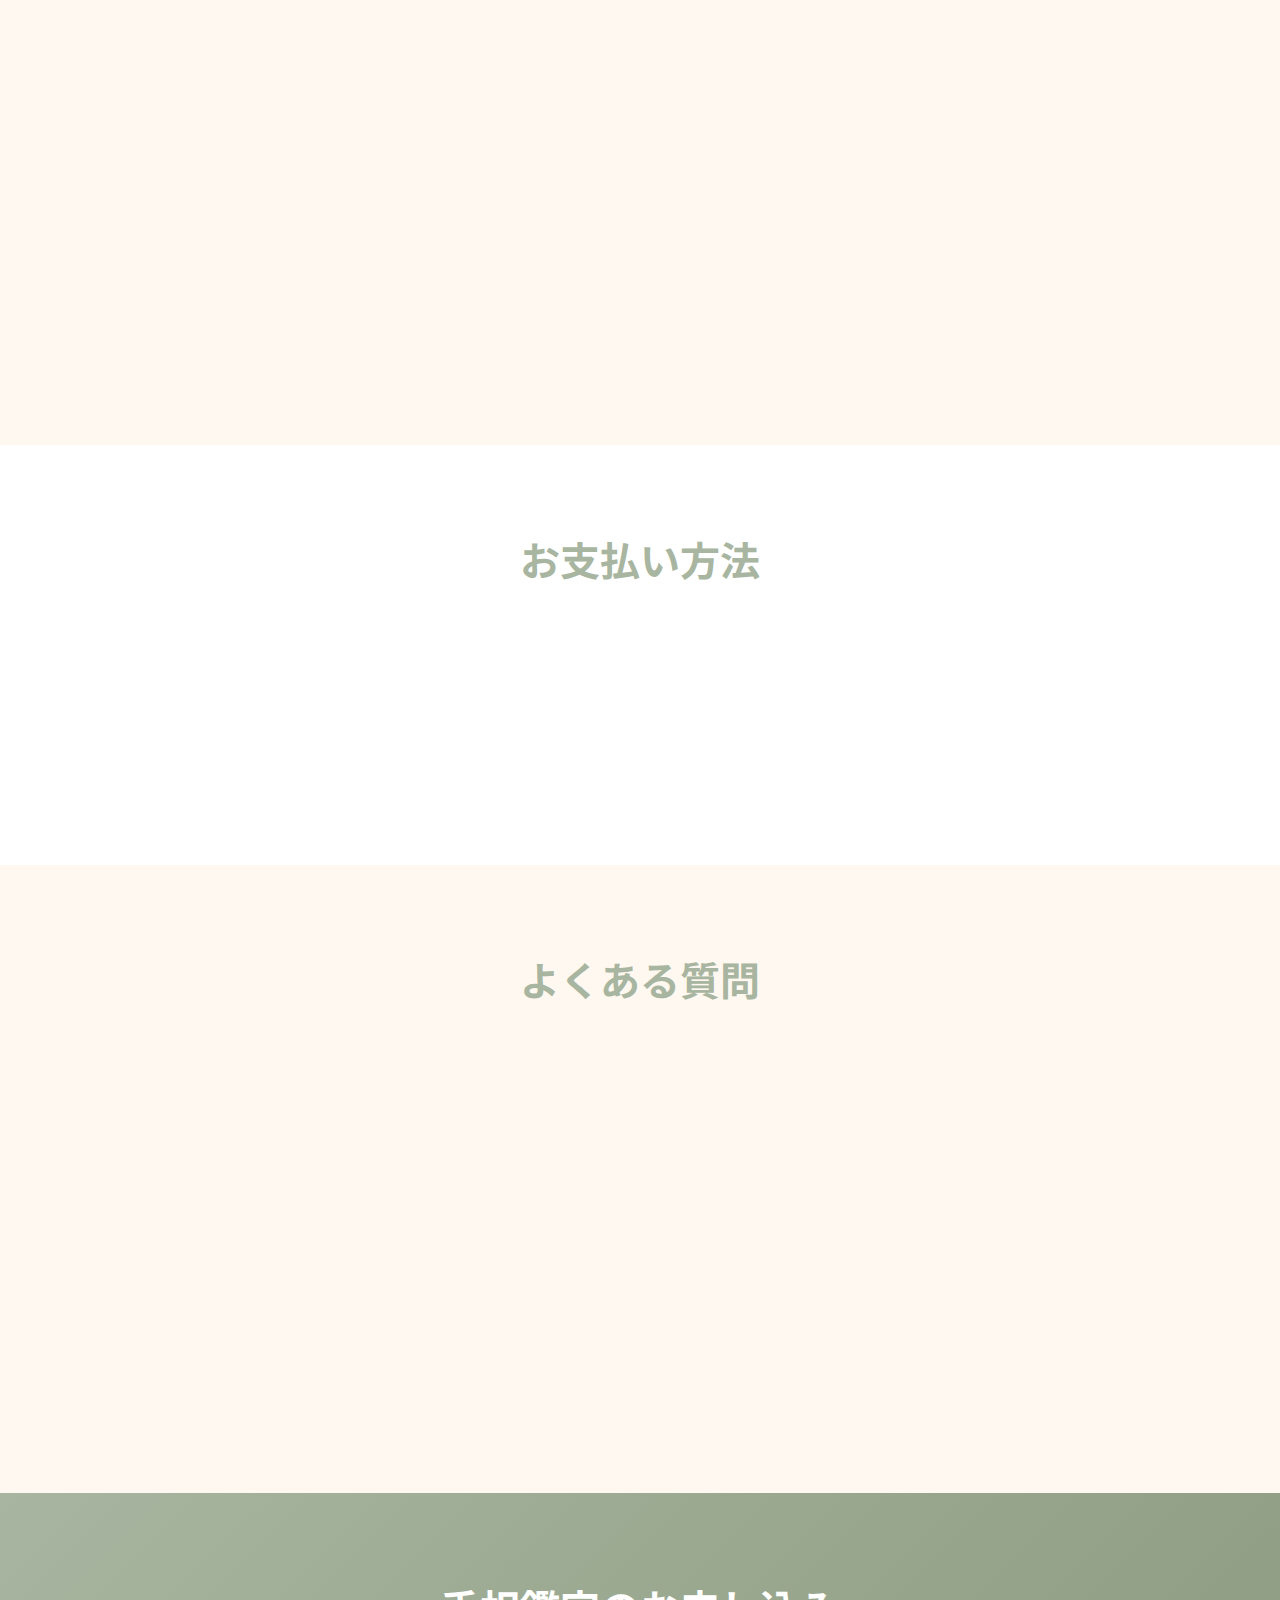
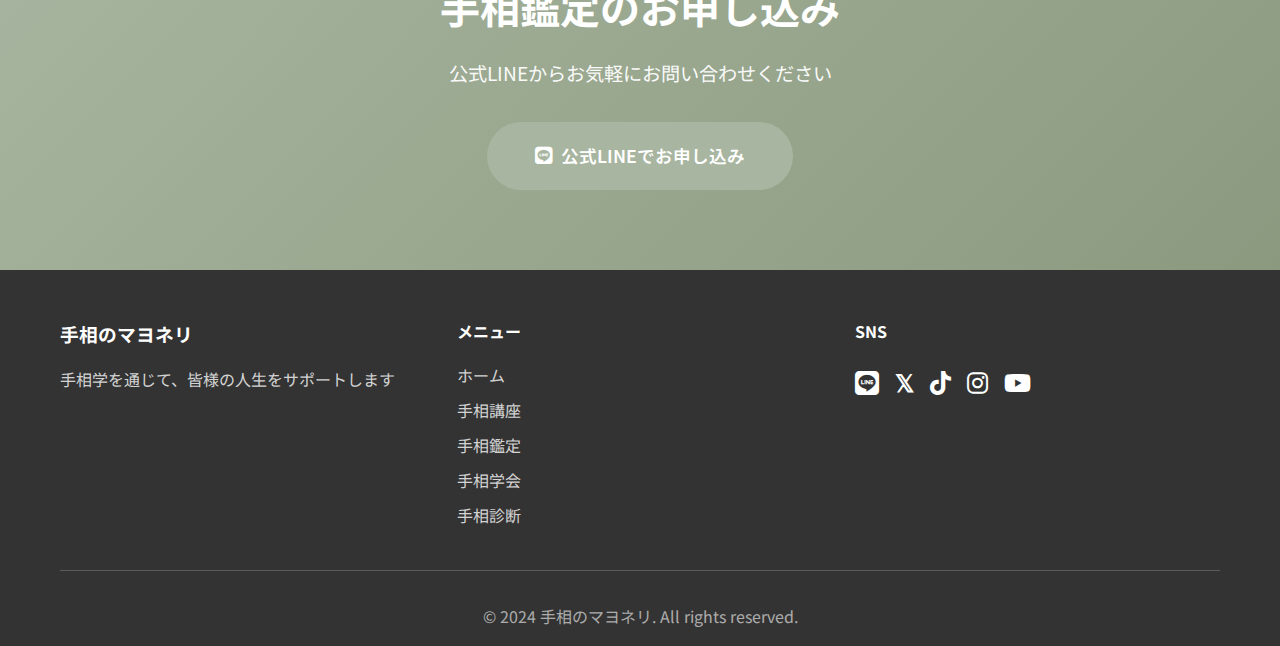
<file: kantei.html>
<!DOCTYPE html>
<html lang="ja">
<head>
    <meta charset="UTF-8">
    <meta name="viewport" content="width=device-width, initial-scale=1.0">
    <title>手相鑑定 - 手相のマヨネリ</title>
    <meta name="description" content="プロの手相鑑定サービス。オンライン対応で、あなたの手相から人生のヒントを読み解きます。">
    <link rel="preconnect" href="https://fonts.googleapis.com">
    <link rel="preconnect" href="https://fonts.gstatic.com" crossorigin>
    <link href="https://fonts.googleapis.com/css2?family=Noto+Sans+JP:wght@300;400;500;600;700&display=swap" rel="stylesheet">
    <link rel="stylesheet" href="https://cdn.jsdelivr.net/npm/@fortawesome/fontawesome-free@6.4.0/css/all.min.css">
    <link rel="stylesheet" href="css/style.css">
    <style>
        /* X(Twitter)アイコンのフォールバック */
        .fa-x-twitter::before {
            content: "\e61b";
        }
        /* FontAwesomeが読み込まれない場合の代替 */
        .footer-sns a[href*="x.com"] i::before,
        .sns-btn.twitter i::before {
            content: "𝕏" !important;
            font-family: Arial, sans-serif !important;
            font-weight: bold;
            font-style: normal;
        }
    </style>
</head>
<body>
    <!-- ヘッダー -->
    <header class="header">
        <nav class="nav">
            <div class="container">
                <div class="nav-content">
                    <a href="index.html" class="logo">手相のマヨネリ</a>
                    <button class="hamburger" id="hamburger">
                        <span></span>
                        <span></span>
                        <span></span>
                    </button>
                    <ul class="nav-menu" id="navMenu">
                        <li><a href="index.html" class="nav-link">ホーム</a></li>
                        <li><a href="kouza.html" class="nav-link">手相講座</a></li>
                        <li><a href="kantei.html" class="nav-link active">手相鑑定</a></li>
                        <li><a href="gakkai.html" class="nav-link">手相学会</a></li>
                        <li><a href="shindan.html" class="nav-link">手相診断</a></li>
                        <li><a href="https://lin.ee/VbILT2p" class="nav-link" style="background-color: #ff914d; color: white; padding: 8px 16px; border-radius: 4px; margin-left: 10px;" target="_blank" rel="noopener">申込みはこちら</a></li>
                    </ul>
                </div>
            </div>
        </nav>
    </header>

    <!-- ヒーローセクション -->
    <section class="page-hero">
        <div class="container">
            <h1 class="page-title fade-in">手相鑑定</h1>
            <p class="page-subtitle fade-in">プロの手相鑑定で、あなたの人生をサポート</p>
        </div>
    </section>

    <!-- 鑑定の特徴 -->
    <section class="section">
        <div class="container">
            <h2 class="section-title">鑑定の特徴</h2>
            <div class="features-grid">
                <div class="feature-card fade-in">
                    <div class="feature-icon">
                        <i class="fas fa-laptop"></i>
                    </div>
                    <h3 class="feature-title">オンライン対応</h3>
                    <p class="feature-description">Google Meetを使用したオンライン鑑定。全国どこからでも受けられます。</p>
                </div>
                <div class="feature-card fade-in">
                    <div class="feature-icon">
                        <i class="fas fa-chart-line"></i>
                    </div>
                    <h3 class="feature-title">詳細な分析</h3>
                    <p class="feature-description">手相の法則に基づいた論理的で納得感のある鑑定を提供します。</p>
                </div>
                <div class="feature-card fade-in">
                    <div class="feature-icon">
                        <i class="fas fa-comment-dots"></i>
                    </div>
                    <h3 class="feature-title">個別対応</h3>
                    <p class="feature-description">一人ひとりのお悩みに寄り添い、丁寧にカウンセリングします。</p>
                </div>
                <div class="feature-card fade-in">
                    <div class="feature-icon">
                        <i class="fas fa-clock"></i>
                    </div>
                    <h3 class="feature-title">柔軟な時間設定</h3>
                    <p class="feature-description">ご都合に合わせて日時を調整できます。</p>
                </div>
            </div>
        </div>
    </section>

    <!-- 鑑定メニュー -->
    <section class="section bg-light">
        <div class="container">
            <h2 class="section-title">鑑定メニュー</h2>
            <div class="menu-grid">
                <div class="menu-card fade-in">
                    <div class="menu-image">
                        <img src="images/kihonkantei.png" alt="基本鑑定">
                    </div>
                    <h3 class="menu-title">基本鑑定</h3>
                    <p class="menu-description">手相を分析してあなたの設計を明確にします。設計に合わせた人生を送ることで、生きやすく本来の姿に近づける事ができます。</p>
                    <div class="menu-price">
                        <div class="price-item">30分：¥4,000</div>
                        <div class="price-item">10分延長：¥1,000</div>
                    </div>
                </div>
                <div class="menu-card fade-in">
                    <div class="menu-image">
                        <img src="images/zikidasi.png" alt="流年鑑定">
                    </div>
                    <h3 class="menu-title">流年（時期）が必要な鑑定</h3>
                    <p class="menu-description">流年を出すことで、人生のイベントの時期を明確化します。転職、引っ越し、恋愛など人生の転機の時期を出します。</p>
                    <div class="menu-price">
                        <div class="price-item">基本鑑定 + ¥2,000</div>
                    </div>
                </div>
                <div class="menu-card fade-in">
                    <div class="menu-image">
                        <img src="images/kanteisyo.png" alt="鑑定書の作成">
                    </div>
                    <h3 class="menu-title">鑑定書の作成</h3>
                    <p class="menu-description">基本鑑定内容を鑑定書に残します。視覚的に伝わりやすいオリジナルの鑑定書を作成します。</p>
                    <div class="menu-price">
                        <div class="price-item">基本鑑定 + ¥1,000</div>
                    </div>
                </div>
                <div class="menu-card fade-in">
                    <div class="menu-icon-large">
                        <i class="fas fa-video"></i>
                    </div>
                    <h3 class="menu-title">鑑定内容の録画サービス</h3>
                    <p class="menu-description">鑑定の内容を録画してYouTubeに限定公開いたします。あとから見返せるので、鑑定内容を振り返るのに最適です。</p>
                    <div class="menu-price">
                        <div class="price-item">+ ¥1,000</div>
                    </div>
                </div>
            </div>
        </div>
    </section>

    <!-- 鑑定の流れ -->
    <section class="section">
        <div class="container">
            <h2 class="section-title">鑑定の流れ</h2>
            <div class="steps">
                <div class="step fade-in">
                    <div class="step-number">1</div>
                    <div class="step-content">
                        <h3 class="step-title">お申し込み</h3>
                        <p class="step-description">公式LINEからお申し込みください。</p>
                    </div>
                </div>
                <div class="step fade-in">
                    <div class="step-number">2</div>
                    <div class="step-content">
                        <h3 class="step-title">日程調整</h3>
                        <p class="step-description">ご希望の日時をお伺いし、鑑定の日程を決定します。</p>
                    </div>
                </div>
                <div class="step fade-in">
                    <div class="step-number">3</div>
                    <div class="step-content">
                        <h3 class="step-title">お支払い</h3>
                        <p class="step-description">鑑定前に料金のお支払いをお願いします。</p>
                    </div>
                </div>
                <div class="step fade-in">
                    <div class="step-number">4</div>
                    <div class="step-content">
                        <h3 class="step-title">鑑定実施</h3>
                        <p class="step-description">Google Meetを使用してオンラインで鑑定を行います。流年（時期出し）を取る場合は事前に写真を送って頂きたいです。</p>
                    </div>
                </div>
            </div>
        </div>
    </section>

    <!-- お悩みカテゴリ -->
    <section class="section bg-light">
        <div class="container">
            <h2 class="section-title">こんなお悩みに対応</h2>
            <div class="categories-grid">
                <div class="category-card fade-in">
                    <i class="fas fa-heart"></i>
                    <h3>恋愛・結婚</h3>
                </div>
                <div class="category-card fade-in">
                    <i class="fas fa-briefcase"></i>
                    <h3>仕事・キャリア</h3>
                </div>
                <div class="category-card fade-in">
                    <i class="fas fa-yen-sign"></i>
                    <h3>金運・財運</h3>
                </div>
                <div class="category-card fade-in">
                    <i class="fas fa-users"></i>
                    <h3>人間関係</h3>
                </div>
                <div class="category-card fade-in">
                    <i class="fas fa-spa"></i>
                    <h3>健康・メンタル</h3>
                </div>
                <div class="category-card fade-in">
                    <i class="fas fa-compass"></i>
                    <h3>人生の方向性</h3>
                </div>
            </div>
        </div>
    </section>

    <!-- お支払い方法 -->
    <section class="section">
        <div class="container">
            <h2 class="section-title">お支払い方法</h2>
            <div class="payment-methods">
                <div class="payment-card fade-in">
                    <i class="fas fa-university"></i>
                    <h3>銀行振り込み</h3>
                </div>
                <div class="payment-card fade-in">
                    <i class="fas fa-mobile-alt"></i>
                    <h3>PayPay</h3>
                </div>
            </div>
        </div>
    </section>

    <!-- よくある質問 -->
    <section class="section bg-light">
        <div class="container">
            <h2 class="section-title">よくある質問</h2>
            <div class="faq-container">
                <div class="faq-item fade-in">
                    <button class="faq-question">
                        <span>鑑定時間はどのくらいですか？</span>
                        <i class="fas fa-chevron-down"></i>
                    </button>
                    <div class="faq-answer">
                        <p>基本鑑定は30分です。10分単位で延長も可能です（延長料金：¥1,000/10分）。</p>
                    </div>
                </div>
                <div class="faq-item fade-in">
                    <button class="faq-question">
                        <span>オンライン鑑定の方法は？</span>
                        <i class="fas fa-chevron-down"></i>
                    </button>
                    <div class="faq-answer">
                        <p>Google Meetを使用します。事前にURLをお送りしますので、そちらからアクセスしてください。</p>
                    </div>
                </div>
                <div class="faq-item fade-in">
                    <button class="faq-question">
                        <span>キャンセルはできますか？</span>
                        <i class="fas fa-chevron-down"></i>
                    </button>
                    <div class="faq-answer">
                        <p>前日までのキャンセルは可能です。当日キャンセルの場合は、キャンセル料が発生する場合があります。</p>
                    </div>
                </div>
                <div class="faq-item fade-in">
                    <button class="faq-question">
                        <span>両手の鑑定は可能ですか？</span>
                        <i class="fas fa-chevron-down"></i>
                    </button>
                    <div class="faq-answer">
                        <p>はい、可能です。基本的に両手を見て総合的に鑑定します。</p>
                    </div>
                </div>
            </div>
        </div>
    </section>

    <!-- CTA -->
    <section class="section cta-section">
        <div class="container">
            <div class="cta-content">
                <h2 class="cta-title">手相鑑定のお申し込み</h2>
                <p class="cta-description">公式LINEからお気軽にお問い合わせください</p>
                <a href="https://lin.ee/pfM9Tjo" class="btn btn-primary btn-large" target="_blank" rel="noopener">
                    <i class="fab fa-line"></i> 公式LINEでお申し込み
                </a>
            </div>
        </div>
    </section>

    <!-- フッター -->
    <footer class="footer">
        <div class="container">
            <div class="footer-content">
                <div class="footer-section">
                    <h3>手相のマヨネリ</h3>
                    <p>手相学を通じて、皆様の人生をサポートします</p>
                </div>
                <div class="footer-section">
                    <h4>メニュー</h4>
                    <ul class="footer-links">
                        <li><a href="index.html">ホーム</a></li>
                        <li><a href="kouza.html">手相講座</a></li>
                        <li><a href="kantei.html">手相鑑定</a></li>
                        <li><a href="gakkai.html">手相学会</a></li>
                        <li><a href="shindan.html">手相診断</a></li>
                    </ul>
                </div>
                <div class="footer-section">
                    <h4>SNS</h4>
                    <div class="footer-sns">
                        <a href="https://lin.ee/pfM9Tjo" target="_blank" rel="noopener"><i class="fab fa-line"></i></a>
                        <a href="https://x.com/mayotesoh" target="_blank" rel="noopener"><i class="fab fa-x-twitter"></i></a>
                        <a href="https://www.tiktok.com/@mayotesoh" target="_blank" rel="noopener"><i class="fab fa-tiktok"></i></a>
                        <a href="https://www.instagram.com/mayotesoh/" target="_blank" rel="noopener"><i class="fab fa-instagram"></i></a>
                        <a href="https://www.youtube.com/@mayotesoh" target="_blank" rel="noopener"><i class="fab fa-youtube"></i></a>
                    </div>
                </div>
            </div>
            <div class="footer-bottom">
                <p>&copy; 2024 手相のマヨネリ. All rights reserved.</p>
            </div>
        </div>
    </footer>

    <!-- ページトップに戻るボタン -->
    <button class="scroll-top" id="scrollTop">
        <i class="fas fa-chevron-up"></i>
    </button>

    <script src="js/main.js"></script>
</body>
</html>
</file>
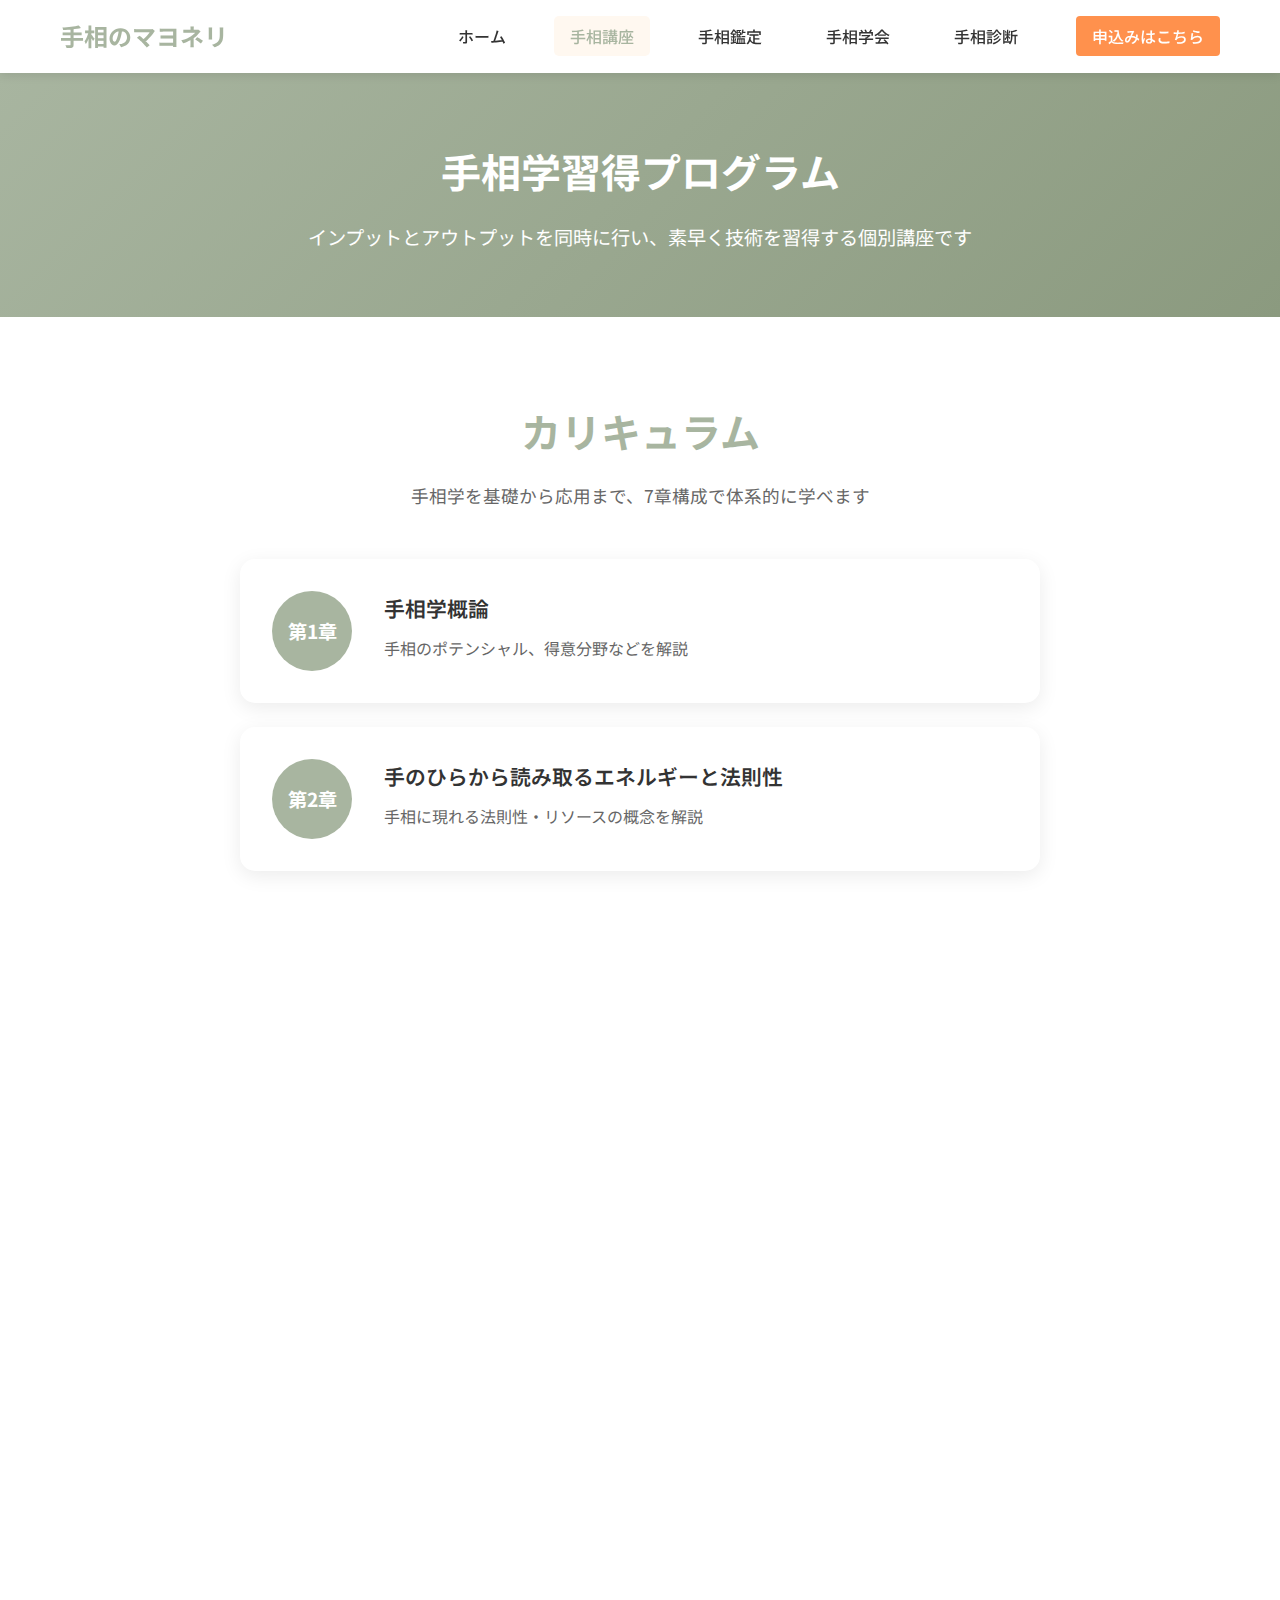
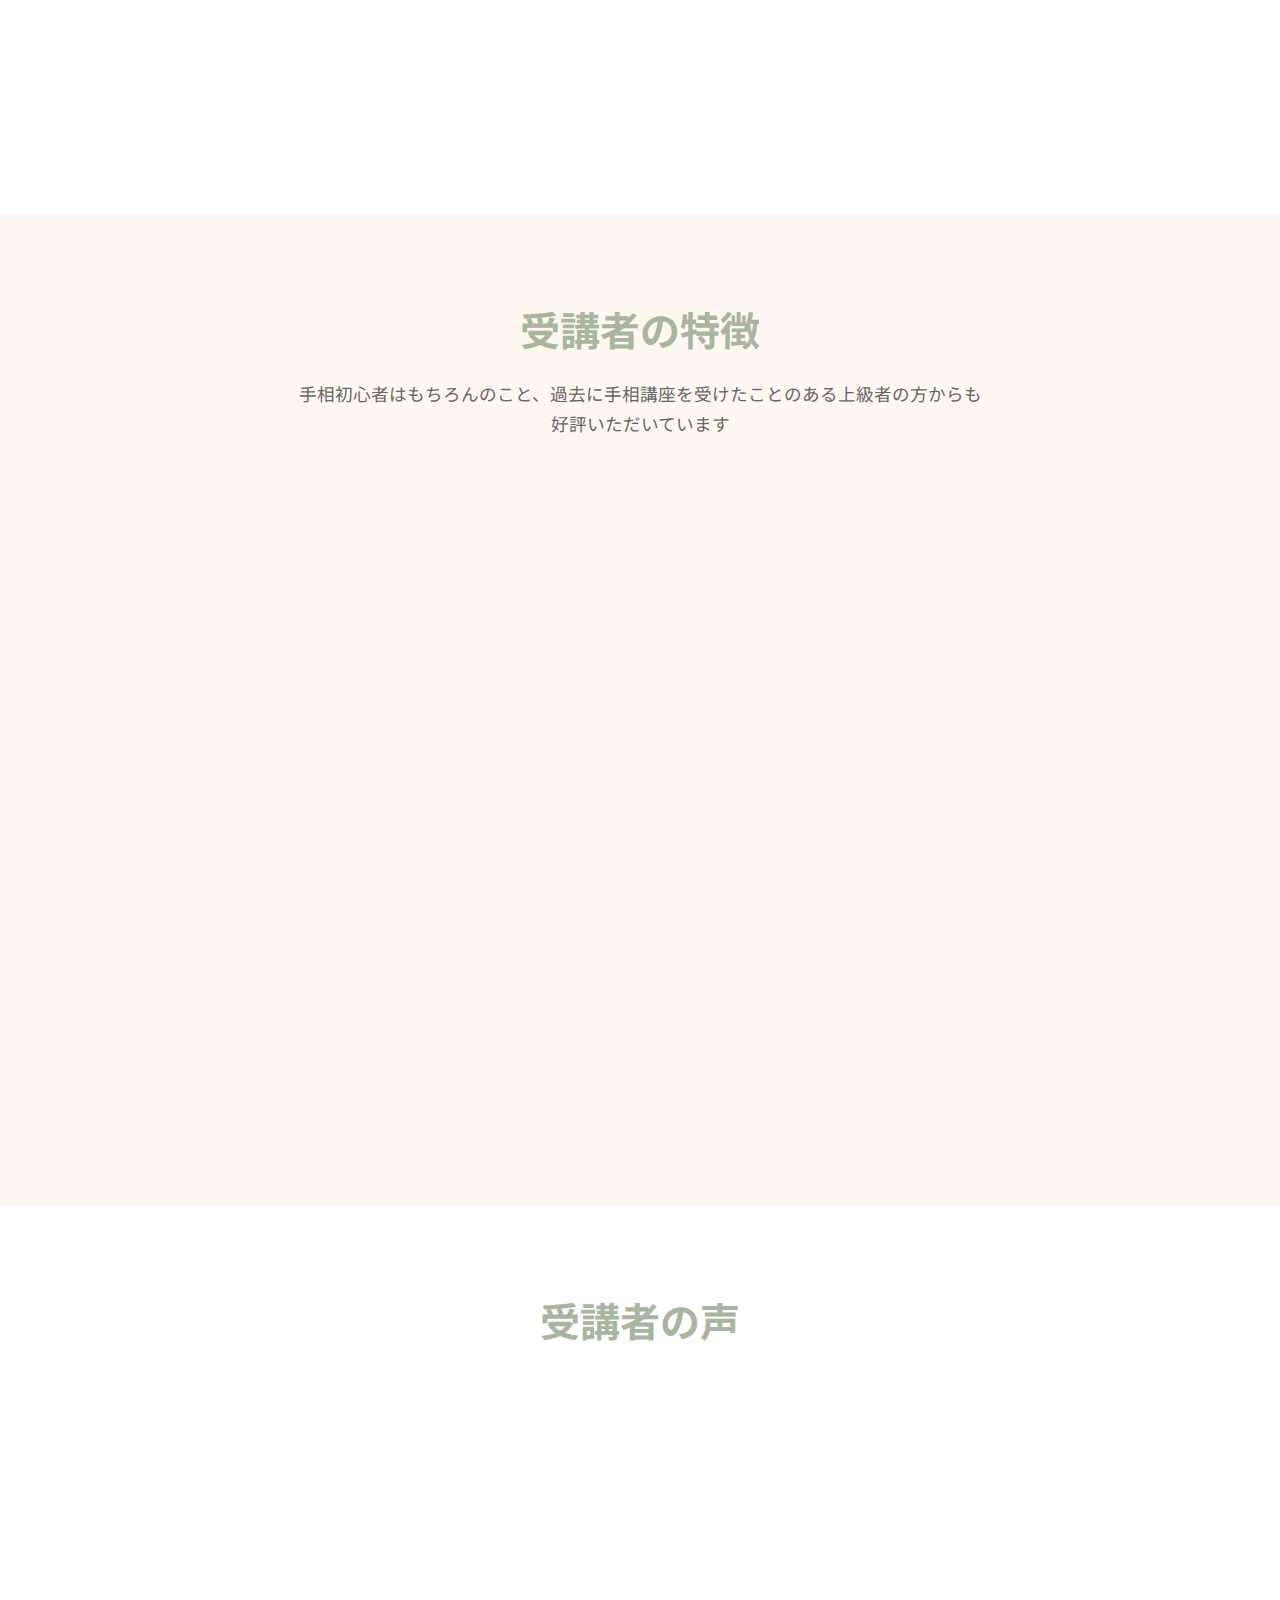
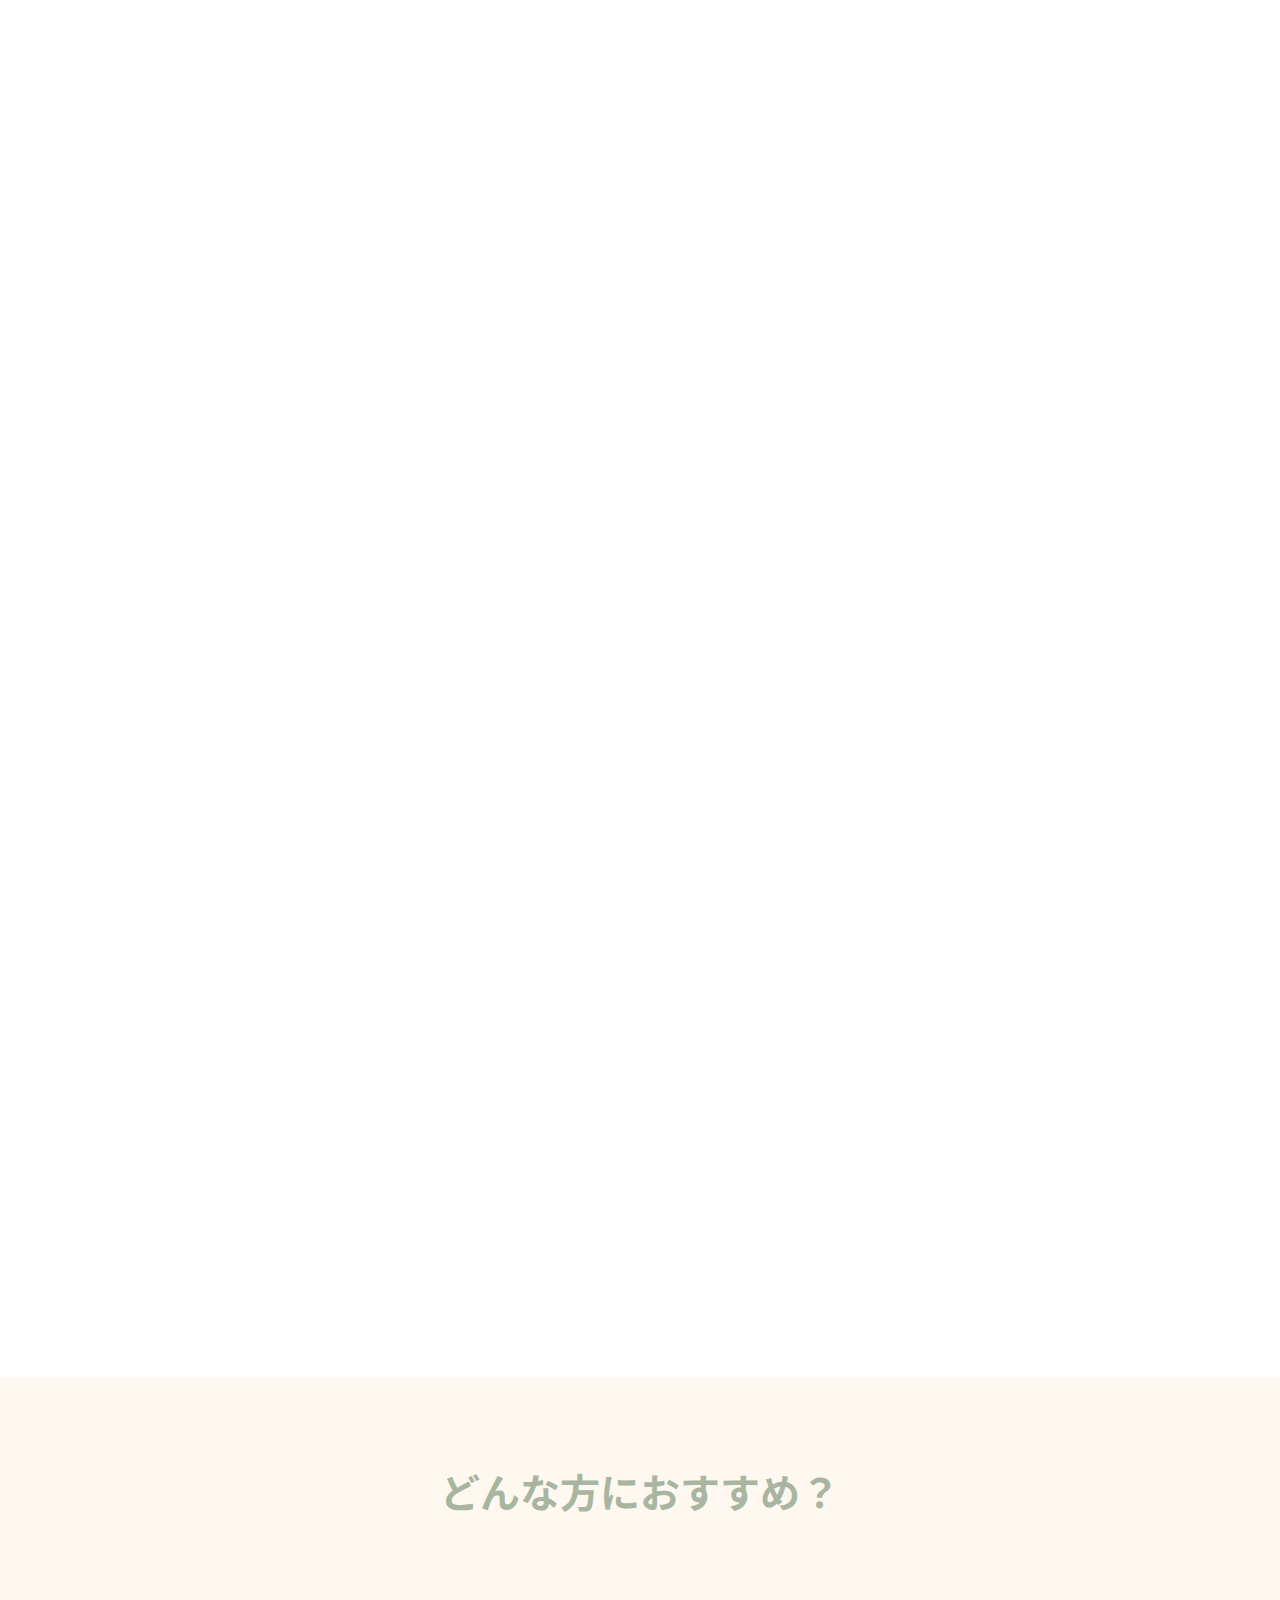
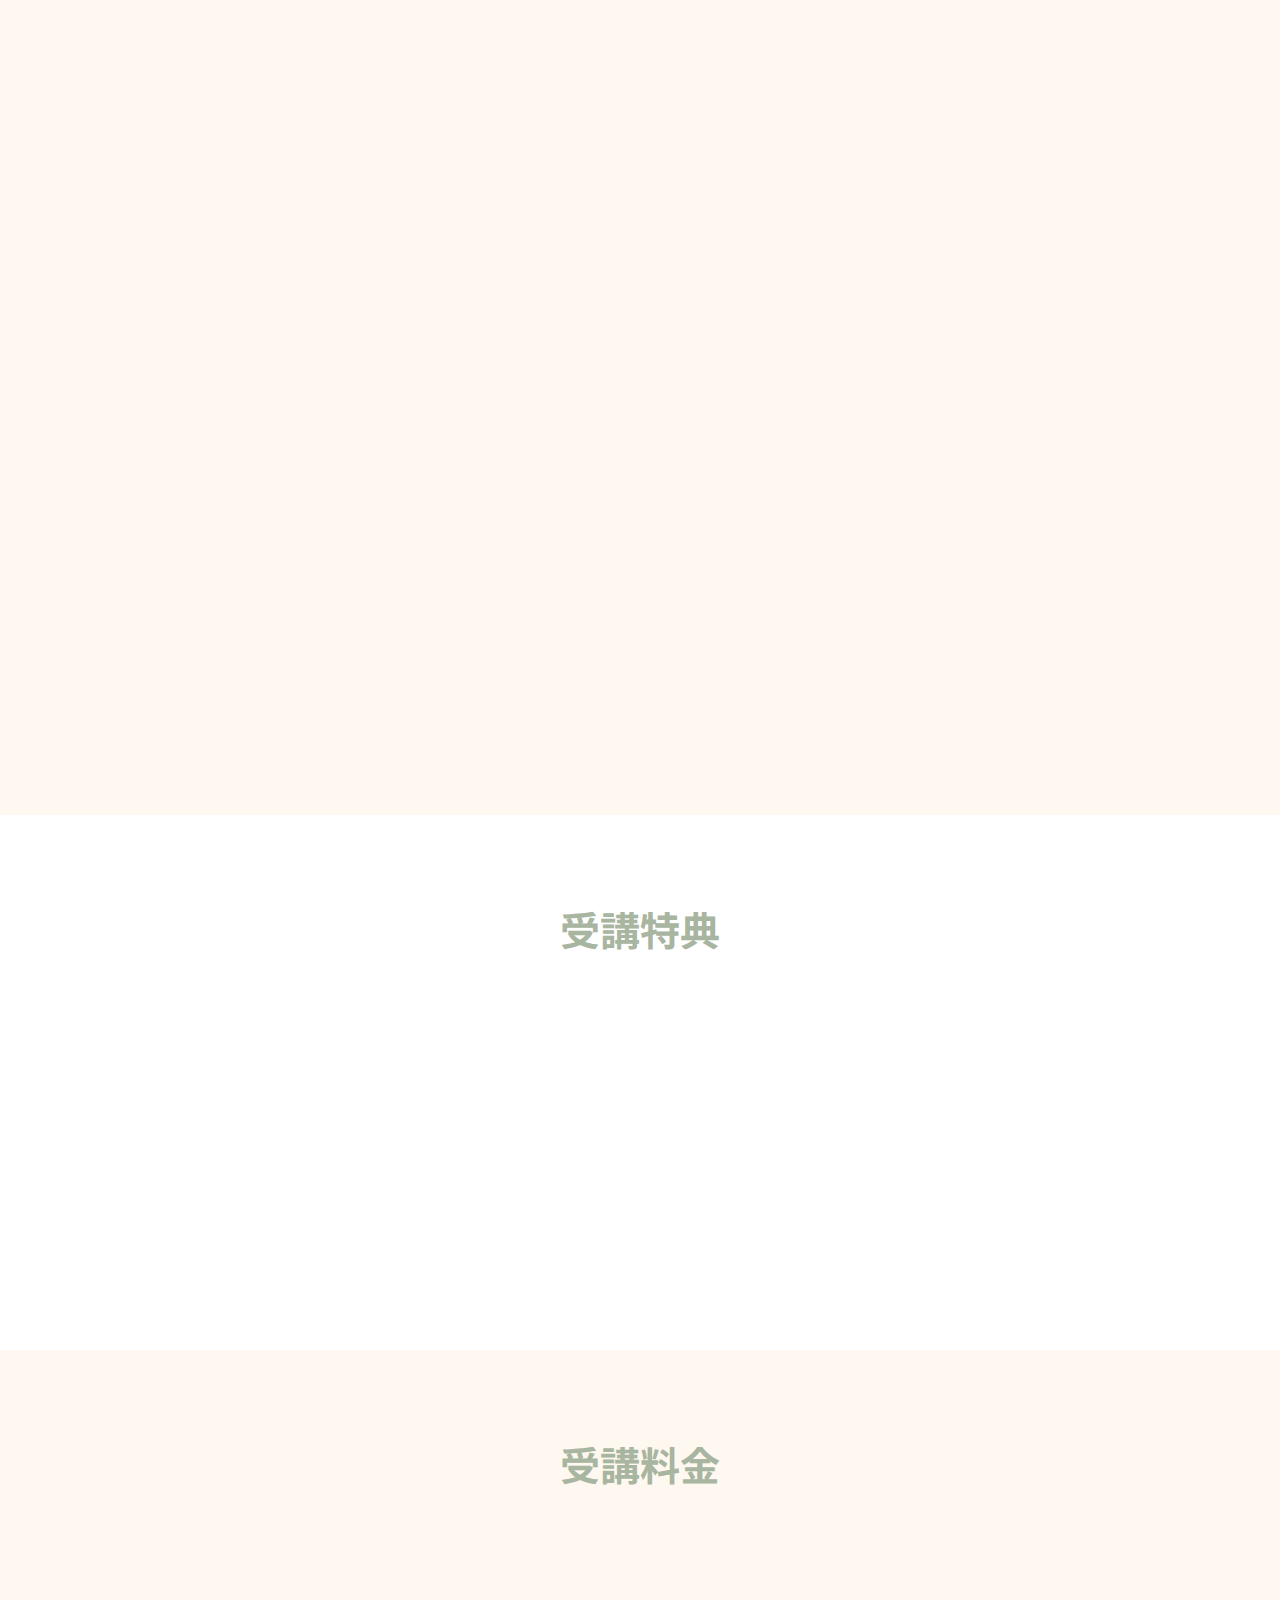
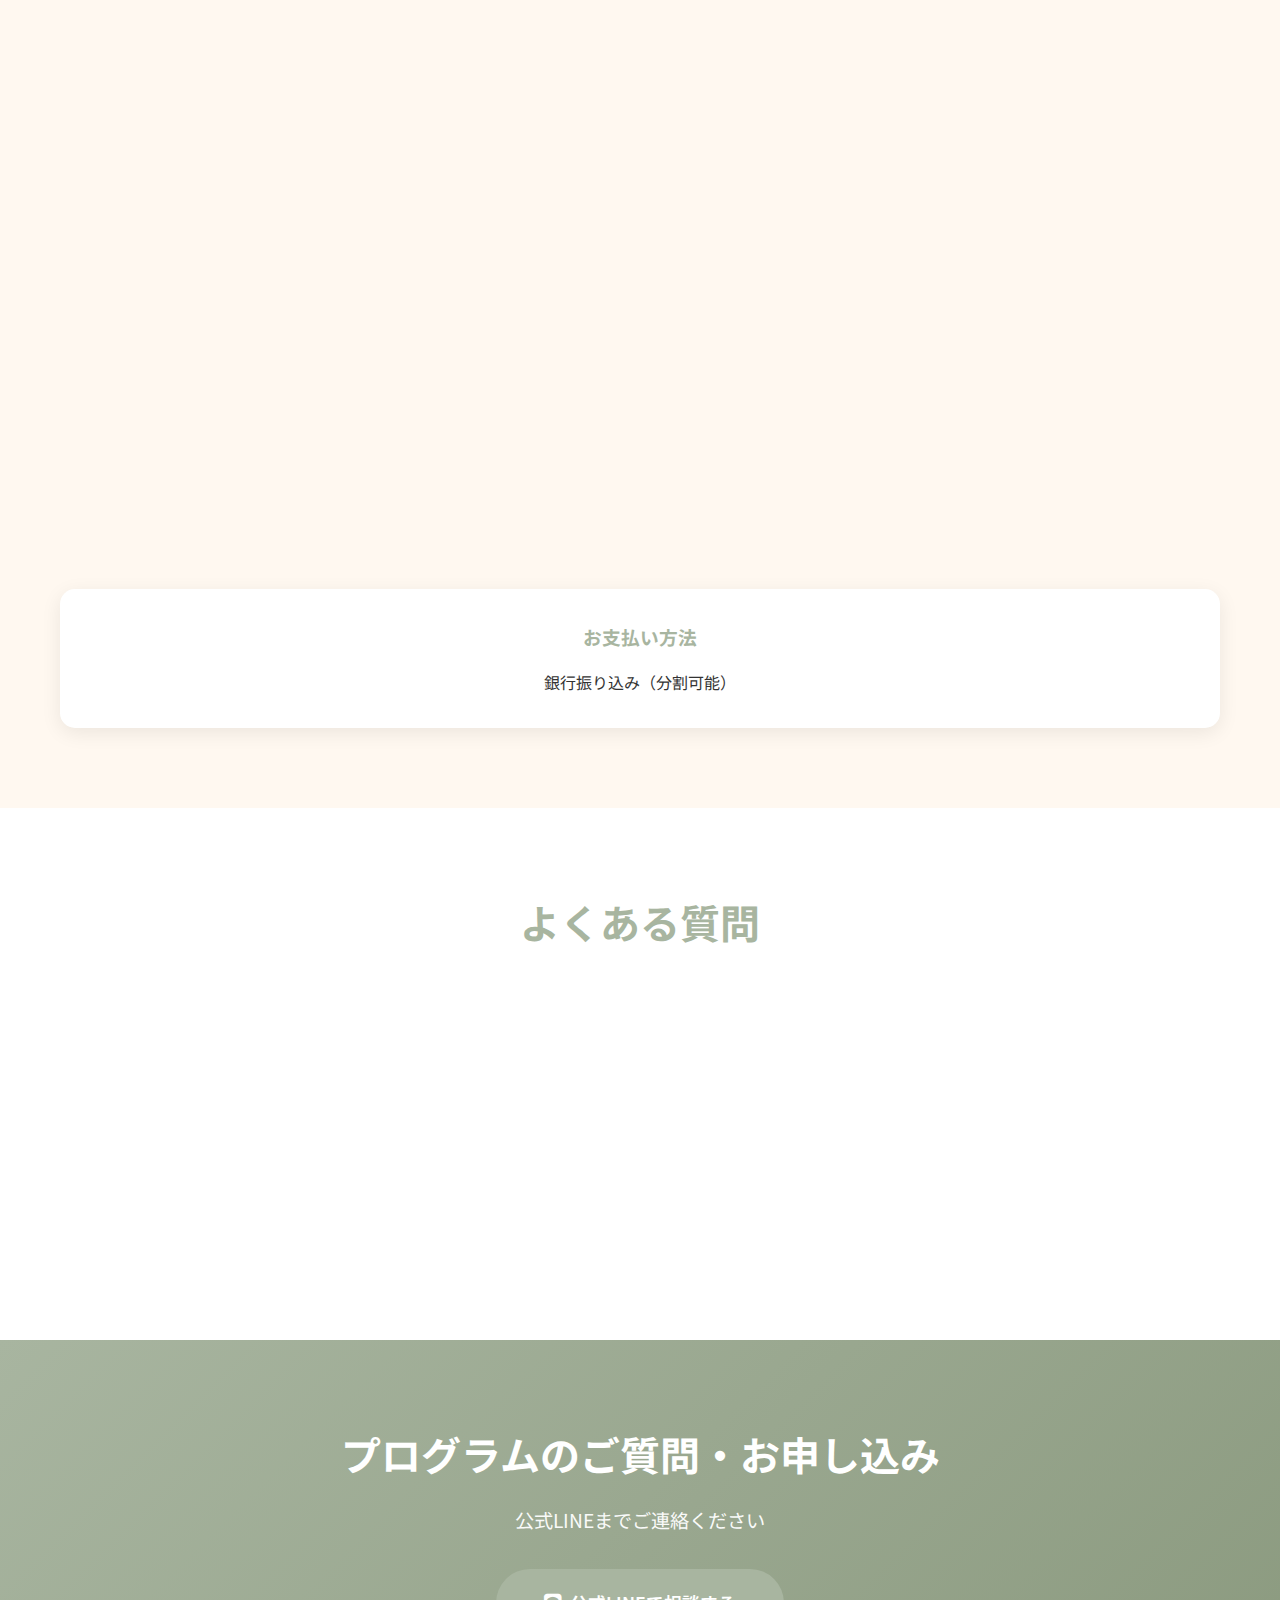
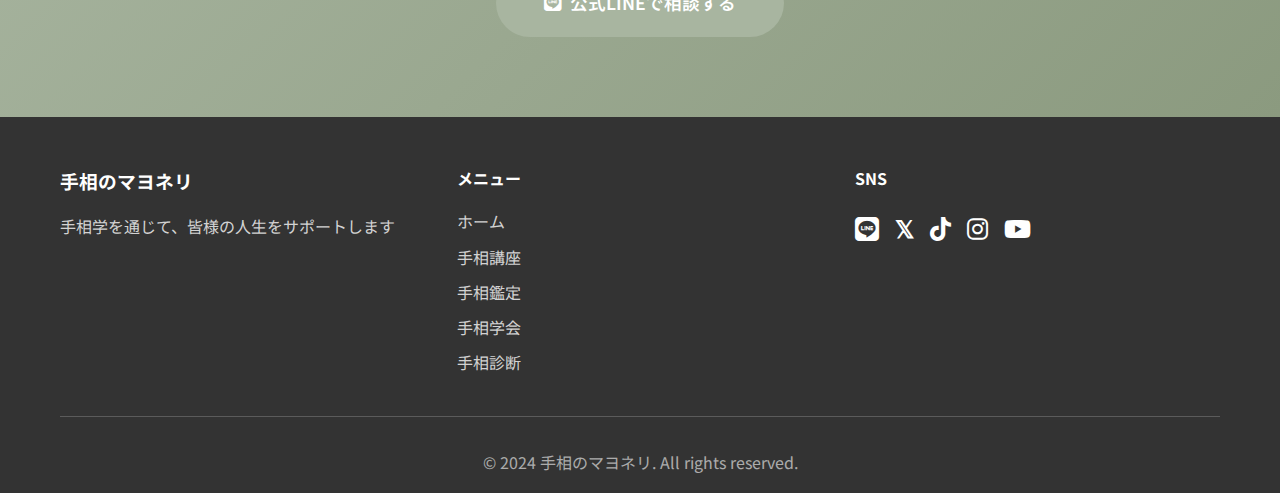
<file: kouza.html>
<!DOCTYPE html>
<html lang="ja">
<head>
    <meta charset="UTF-8">
    <meta name="viewport" content="width=device-width, initial-scale=1.0">
    <title>手相講座 - 手相のマヨネリ</title>
    <meta name="description" content="手相学を基礎から応用まで学べる個別講座。全15回のマンツーマン指導で、確かな技術を習得できます。">
    <link rel="preconnect" href="https://fonts.googleapis.com">
    <link rel="preconnect" href="https://fonts.gstatic.com" crossorigin>
    <link href="https://fonts.googleapis.com/css2?family=Noto+Sans+JP:wght@300;400;500;600;700&display=swap" rel="stylesheet">
    <link rel="stylesheet" href="https://cdn.jsdelivr.net/npm/@fortawesome/fontawesome-free@6.4.0/css/all.min.css">
    <link rel="stylesheet" href="css/style.css">
    <style>
        /* X(Twitter)アイコンのフォールバック */
        .fa-x-twitter::before {
            content: "\e61b";
        }
        /* FontAwesomeが読み込まれない場合の代替 */
        .footer-sns a[href*="x.com"] i::before,
        .sns-btn.twitter i::before {
            content: "𝕏" !important;
            font-family: Arial, sans-serif !important;
            font-weight: bold;
            font-style: normal;
        }
    </style>
</head>
<body>
    <!-- ヘッダー -->
    <header class="header">
        <nav class="nav">
            <div class="container">
                <div class="nav-content">
                    <a href="index.html" class="logo">手相のマヨネリ</a>
                    <button class="hamburger" id="hamburger">
                        <span></span>
                        <span></span>
                        <span></span>
                    </button>
                    <ul class="nav-menu" id="navMenu">
                        <li><a href="index.html" class="nav-link">ホーム</a></li>
                        <li><a href="kouza.html" class="nav-link active">手相講座</a></li>
                        <li><a href="kantei.html" class="nav-link">手相鑑定</a></li>
                        <li><a href="gakkai.html" class="nav-link">手相学会</a></li>
                        <li><a href="shindan.html" class="nav-link">手相診断</a></li>
                        <li><a href="https://lin.ee/VbILT2p" class="nav-link" style="background-color: #ff914d; color: white; padding: 8px 16px; border-radius: 4px; margin-left: 10px;" target="_blank" rel="noopener">申込みはこちら</a></li>
                    </ul>
                </div>
            </div>
        </nav>
    </header>

    <!-- ヒーローセクション -->
    <section class="page-hero">
        <div class="container">
            <h1 class="page-title fade-in">手相学習得プログラム</h1>
            <p class="page-subtitle fade-in">インプットとアウトプットを同時に行い、素早く技術を習得する個別講座です</p>
        </div>
    </section>

    <!-- カリキュラム -->
    <section class="section">
        <div class="container">
            <h2 class="section-title">カリキュラム</h2>
            <p class="section-subtitle">手相学を基礎から応用まで、7章構成で体系的に学べます</p>
            <div class="curriculum">
                <div class="curriculum-item fade-in">
                    <div class="curriculum-number">第1章</div>
                    <div class="curriculum-content">
                        <h3 class="curriculum-title">手相学概論</h3>
                        <p class="curriculum-description">手相のポテンシャル、得意分野などを解説</p>
                    </div>
                </div>
                <div class="curriculum-item fade-in">
                    <div class="curriculum-number">第2章</div>
                    <div class="curriculum-content">
                        <h3 class="curriculum-title">手のひらから読み取るエネルギーと法則性</h3>
                        <p class="curriculum-description">手相に現れる法則性・リソースの概念を解説</p>
                    </div>
                </div>
                <div class="curriculum-item fade-in">
                    <div class="curriculum-number">第3章</div>
                    <div class="curriculum-content">
                        <h3 class="curriculum-title">基礎知識（手形、丘）</h3>
                        <p class="curriculum-description">手形、丘から読み取れる知識を解説</p>
                    </div>
                </div>
                <div class="curriculum-item fade-in">
                    <div class="curriculum-number">第4章</div>
                    <div class="curriculum-content">
                        <h3 class="curriculum-title">流年の使い方</h3>
                        <p class="curriculum-description">2種類の流年と活用方法を解説</p>
                    </div>
                </div>
                <div class="curriculum-item fade-in">
                    <div class="curriculum-number">第5章</div>
                    <div class="curriculum-content">
                        <h3 class="curriculum-title">基礎知識（3大線、障害線）</h3>
                        <p class="curriculum-description">3大線の見方、応用法・障害線の見方を解説</p>
                    </div>
                </div>
                <div class="curriculum-item fade-in">
                    <div class="curriculum-number">第6章</div>
                    <div class="curriculum-content">
                        <h3 class="curriculum-title">悩みへのアプローチ方法</h3>
                        <p class="curriculum-description">手相を用いて悩みに対してアプローチする方法を解説</p>
                    </div>
                </div>
                <div class="curriculum-item fade-in">
                    <div class="curriculum-number">第7章</div>
                    <div class="curriculum-content">
                        <h3 class="curriculum-title">複雑な手相と応用</h3>
                        <p class="curriculum-description">複雑で難解な手相を実例を元に解説</p>
                    </div>
                </div>
            </div>
        </div>
    </section>

    <!-- 受講者の特徴 -->
    <section class="section bg-light">
        <div class="container">
            <h2 class="section-title">受講者の特徴</h2>
            <p class="section-subtitle">手相初心者はもちろんのこと、過去に手相講座を受けたことのある上級者の方からも好評いただいています</p>
            <div class="stats-image">
                <img src="images/wariai.png" alt="受講者の割合" class="fade-in">
            </div>
        </div>
    </section>

    <!-- 受講者の声 -->
    <section class="section">
        <div class="container">
            <h2 class="section-title">受講者の声</h2>
            <div class="reviews">
                <div class="review-card fade-in">
                    <div class="review-rating">
                        <i class="fas fa-star"></i>
                        <i class="fas fa-star"></i>
                        <i class="fas fa-star"></i>
                        <i class="fas fa-star"></i>
                        <i class="fas fa-star"></i>
                    </div>
                    <p class="review-text">手相学び始めて、鑑定していくうちに、良く言われている手相の意味に違和感を持つようになり、手相を深く掘り下げている方や、本当に何かが納得できる内容を発信している方もいなかったため、自分なりに考えてはいたのですが、答えも無く…どこかで学べる場面してくださる方はいないかなぁと探しかけていたところ、これだ！！！と思う講座が見つけました！絶対この方から学ばうと心に決め講座を申し込みしました🥰 講座のテキストもすごくシンプルなのにとても奥が深く、手相の本当の意味について学び、とにかく鑑定がすごく楽になりました🥰 そして講座はいつも丁寧に対応していただきとっても手厚い！マヨネリさん自身手相だけではなく、知識が本当に幅広く色々な切り口でもらいました！僕もすべて負担かかりすぎてない心配になるくらい笑 手相は暗記ではなく仕組みを知るだけで、エンタメ鑑定しなくて済む。本当にお客様の悩みを解決できるのはマヨネリさんの講座しかないと感じます！マヨネリさん素敵な講座をありがとうございました🥰</p>
                </div>
                <div class="review-card fade-in">
                    <div class="review-rating">
                        <i class="fas fa-star"></i>
                        <i class="fas fa-star"></i>
                        <i class="fas fa-star"></i>
                        <i class="fas fa-star"></i>
                        <i class="fas fa-star"></i>
                    </div>
                    <p class="review-text">他でも勉強したが、全ての線の意味を明確な根拠を持って説明出来るようになったのはこの講座はここしかない。手相を勉強したいなら絶対オススメ。</p>
                </div>
                <div class="review-card fade-in">
                    <div class="review-rating">
                        <i class="fas fa-star"></i>
                        <i class="fas fa-star"></i>
                        <i class="fas fa-star"></i>
                        <i class="fas fa-star"></i>
                        <i class="fas fa-star"></i>
                    </div>
                    <p class="review-text">マヨネリさんの手相講座は、たいへん楽しいです。実際にたくさんの手相をみながら具体的に教えていただけます。また、教えていただいたことを自分なりに理解を深めるために練習のため、ニューマンツーマンなので率直に思ったことは、即質問でき、答えていただけます。そして、私のたいへいないおしゃべりにも付き合っていただいたり、細かいところまで気にかけてくださいます🙏 講座を受けているとき、「手相で悩が深いということに改めて気づかされることが多くあります。思い切って講座に申し込んで良かったなぁと思います。</p>
                </div>
                <div class="review-card fade-in">
                    <div class="review-rating">
                        <i class="fas fa-star"></i>
                        <i class="fas fa-star"></i>
                        <i class="fas fa-star"></i>
                        <i class="fas fa-star"></i>
                        <i class="fas fa-star"></i>
                    </div>
                    <p class="review-text">もともと手相に興味があり独学で勉強をしていましたが、すぐに行き詰まり細々と続けていた時にマヨネリさんの講座に出会いました。見る線が何になるかの判断は、初心者にはとても難しいです。マヨネリさんの講座は、よくある手相のイメージを覆すもので、毎回興味深い内容です。今まで手相で分かることは、お分く的な占いだと思っていましたが、手相を通じて自分を知ること以上のことが詰まっていて、きちんと読める人が読めば当たります。講座も暗記ではなく体系化されるので、ショート動画などでよく見るような手相だけを切り取るよりずっと分かりやすく覚えやすく実用的です。変な本や講座をつまむより、マヨネリさんから基本を教わって実践してのがホンモノへの1番の近道だと思いました。マンツーマンなので質問しやすく、講座の自由度も高いです。いつもありがとうございます！本年も宜しくお願いします🙏🔥</p>
                </div>
                <div class="review-card fade-in">
                    <div class="review-rating">
                        <i class="fas fa-star"></i>
                        <i class="fas fa-star"></i>
                        <i class="fas fa-star"></i>
                        <i class="fas fa-star"></i>
                        <i class="fas fa-star"></i>
                    </div>
                    <p class="review-text">今まで自分なりに手相を学んできましたが、ネットや本にある知識では根拠が足りず中々実践には進めませんでした。しかしマヨネリさんの講座を受けてからは今まで知りたかった手相の根拠や仕組みを学ぶことができ、鑑定力や応用力がどんどん身についていきました！講座は1対1なので遠慮なく質問ができ、マヨネリさんも優しく楽しく分かりやすく話してくださるので本当に頭に入りやすいです。手相を習得するには欠かせない講座です。いつもありがとうございます♥️</p>
                </div>
            </div>
        </div>
    </section>

    <!-- どんな方におすすめ？ -->
    <section class="section bg-light">
        <div class="container">
            <h2 class="section-title">どんな方におすすめ？</h2>
            <div class="recommend-grid">
                <div class="recommend-card fade-in">
                    <div class="recommend-icon">
                        <i class="fas fa-check-circle"></i>
                    </div>
                    <h3 class="recommend-title">腑に落ちるような手相鑑定を行いたい</h3>
                    <p class="recommend-description">手相鑑定を通して、この相の意味は分けるけど、事実と合っているかわからない。線の説明はできるけど根拠がないから自信がないなどの経験はありませんか？本講座では、手相の法則に基づいた論理的な鑑定を行えるようカリキュラムを組んでいます。</p>
                </div>
                <div class="recommend-card fade-in">
                    <div class="recommend-icon">
                        <i class="fas fa-calendar-alt"></i>
                    </div>
                    <h3 class="recommend-title">休みが不定期で時間を確保できない</h3>
                    <p class="recommend-description">講座の受講ペースはある程度自由に組むことができます。週一、月二、月曜日午前中限定など受講者様に合わせたペース配分が可能です。</p>
                </div>
                <div class="recommend-card fade-in">
                    <div class="recommend-icon">
                        <i class="fas fa-heart"></i>
                    </div>
                    <h3 class="recommend-title">手相を用いて自他問わず悩みに向き合いたい</h3>
                    <p class="recommend-description">手相を悩みを解決するための技術として用いるノウハウを提供します。</p>
                </div>
                <div class="recommend-card fade-in">
                    <div class="recommend-icon">
                        <i class="fas fa-user-graduate"></i>
                    </div>
                    <h3 class="recommend-title">実戦経験がなく、実際の鑑定で力を発揮できるか不安</h3>
                    <p class="recommend-description">講座の中で実践形式で鑑定をすることができるため、自信を身につけることができます。</p>
                </div>
            </div>
        </div>
    </section>

    <!-- 受講特典 -->
    <section class="section">
        <div class="container">
            <h2 class="section-title">受講特典</h2>
            <div class="benefits-grid">
                <div class="benefit-card fade-in">
                    <div class="benefit-icon">
                        <i class="fas fa-file-pdf"></i>
                    </div>
                    <h3 class="benefit-title">講座資料全配布</h3>
                    <p class="benefit-description">講座に使用する約80Pの資料PDFを配布します</p>
                </div>
                <div class="benefit-card fade-in">
                    <div class="benefit-icon">
                        <i class="fas fa-video"></i>
                    </div>
                    <h3 class="benefit-title">全講座復習可能</h3>
                    <p class="benefit-description">講座の様子は録画し個別に限定公開します</p>
                </div>
                <div class="benefit-card fade-in">
                    <div class="benefit-icon">
                        <i class="fas fa-comments"></i>
                    </div>
                    <h3 class="benefit-title">チャット相談</h3>
                    <p class="benefit-description">講座受講中は個別チャット相談を受けることができます</p>
                </div>
            </div>
        </div>
    </section>

    <!-- 料金プラン -->
    <section class="section bg-light">
        <div class="container">
            <h2 class="section-title">受講料金</h2>
            <div class="pricing-grid">
                <div class="pricing-card fade-in">
                    <h3 class="pricing-title">基礎コース</h3>
                    <div class="pricing-chapters">第1章〜第3章</div>
                    <div class="pricing-price">¥130,000</div>
                    <ul class="pricing-features">
                        <li><i class="fas fa-check"></i> 手相学概論</li>
                        <li><i class="fas fa-check"></i> エネルギーと法則性</li>
                        <li><i class="fas fa-check"></i> 基礎知識（手形、丘）</li>
                    </ul>
                    <a href="https://lin.ee/pfM9Tjo" class="btn btn-primary" target="_blank" rel="noopener">申し込む</a>
                </div>
                <div class="pricing-card pricing-featured fade-in">
                    <div class="pricing-badge">おすすめ</div>
                    <h3 class="pricing-title">フルコース</h3>
                    <div class="pricing-chapters">第1章〜第7章</div>
                    <div class="pricing-price">¥280,000</div>
                    <ul class="pricing-features">
                        <li><i class="fas fa-check"></i> 基礎コース内容すべて</li>
                        <li><i class="fas fa-check"></i> 流年の使い方</li>
                        <li><i class="fas fa-check"></i> 3大線、障害線</li>
                        <li><i class="fas fa-check"></i> 悩みへのアプローチ</li>
                        <li><i class="fas fa-check"></i> 複雑な手相と応用</li>
                    </ul>
                    <a href="https://lin.ee/pfM9Tjo" class="btn btn-primary" target="_blank" rel="noopener">申し込む</a>
                </div>
                <div class="pricing-card fade-in">
                    <h3 class="pricing-title">応用コース</h3>
                    <div class="pricing-chapters">第4章〜第7章</div>
                    <div class="pricing-price">¥180,000</div>
                    <ul class="pricing-features">
                        <li><i class="fas fa-check"></i> 流年の使い方</li>
                        <li><i class="fas fa-check"></i> 3大線、障害線</li>
                        <li><i class="fas fa-check"></i> 悩みへのアプローチ</li>
                        <li><i class="fas fa-check"></i> 複雑な手相と応用</li>
                    </ul>
                    <a href="https://lin.ee/pfM9Tjo" class="btn btn-primary" target="_blank" rel="noopener">申し込む</a>
                </div>
            </div>
            <div class="payment-info">
                <h3>お支払い方法</h3>
                <p>銀行振り込み（分割可能）</p>
            </div>
        </div>
    </section>

    <!-- よくある質問 -->
    <section class="section">
        <div class="container">
            <h2 class="section-title">よくある質問</h2>
            <div class="faq-container">
                <div class="faq-item fade-in">
                    <button class="faq-question">
                        <span>講座の期間はどれくらいですか？</span>
                        <i class="fas fa-chevron-down"></i>
                    </button>
                    <div class="faq-answer">
                        <p>15回の講座を行います。週一回の受講をした場合、約4ヶ月の期間で修了できます。また、一回あたり90分を予定しています。</p>
                    </div>
                </div>
                <div class="faq-item fade-in">
                    <button class="faq-question">
                        <span>どんな方が受講していますか？</span>
                        <i class="fas fa-chevron-down"></i>
                    </button>
                    <div class="faq-answer">
                        <p>手相初心者から実際に手相を用いて活躍している方まで様々です。すでに手相を勉強している方でも新しい学びを提供しています。</p>
                    </div>
                </div>
                <div class="faq-item fade-in">
                    <button class="faq-question">
                        <span>なにか必要なものはありますか？</span>
                        <i class="fas fa-chevron-down"></i>
                    </button>
                    <div class="faq-answer">
                        <p>講座はGoogle Meetを使用します。そのため、Googleアカウントをご用意ください。また、画面共有にて講座を行うため、PCなどの大きい画面での受講をおすすめします。（スマホでも可能）</p>
                    </div>
                </div>
            </div>
        </div>
    </section>

    <!-- CTA -->
    <section class="section cta-section">
        <div class="container">
            <div class="cta-content">
                <h2 class="cta-title">プログラムのご質問・お申し込み</h2>
                <p class="cta-description">公式LINEまでご連絡ください</p>
                <a href="https://lin.ee/pfM9Tjo" class="btn btn-primary btn-large" target="_blank" rel="noopener">
                    <i class="fab fa-line"></i> 公式LINEで相談する
                </a>
            </div>
        </div>
    </section>

    <!-- フッター -->
    <footer class="footer">
        <div class="container">
            <div class="footer-content">
                <div class="footer-section">
                    <h3>手相のマヨネリ</h3>
                    <p>手相学を通じて、皆様の人生をサポートします</p>
                </div>
                <div class="footer-section">
                    <h4>メニュー</h4>
                    <ul class="footer-links">
                        <li><a href="index.html">ホーム</a></li>
                        <li><a href="kouza.html">手相講座</a></li>
                        <li><a href="kantei.html">手相鑑定</a></li>
                        <li><a href="gakkai.html">手相学会</a></li>
                        <li><a href="shindan.html">手相診断</a></li>
                    </ul>
                </div>
                <div class="footer-section">
                    <h4>SNS</h4>
                    <div class="footer-sns">
                        <a href="https://lin.ee/pfM9Tjo" target="_blank" rel="noopener"><i class="fab fa-line"></i></a>
                        <a href="https://x.com/mayotesoh" target="_blank" rel="noopener"><i class="fab fa-x-twitter"></i></a>
                        <a href="https://www.tiktok.com/@mayotesoh" target="_blank" rel="noopener"><i class="fab fa-tiktok"></i></a>
                        <a href="https://www.instagram.com/mayotesoh/" target="_blank" rel="noopener"><i class="fab fa-instagram"></i></a>
                        <a href="https://www.youtube.com/@mayotesoh" target="_blank" rel="noopener"><i class="fab fa-youtube"></i></a>
                    </div>
                </div>
            </div>
            <div class="footer-bottom">
                <p>&copy; 2024 手相のマヨネリ. All rights reserved.</p>
            </div>
        </div>
    </footer>

    <!-- ページトップに戻るボタン -->
    <button class="scroll-top" id="scrollTop">
        <i class="fas fa-chevron-up"></i>
    </button>

    <script src="js/main.js"></script>
</body>
</html>
</file>
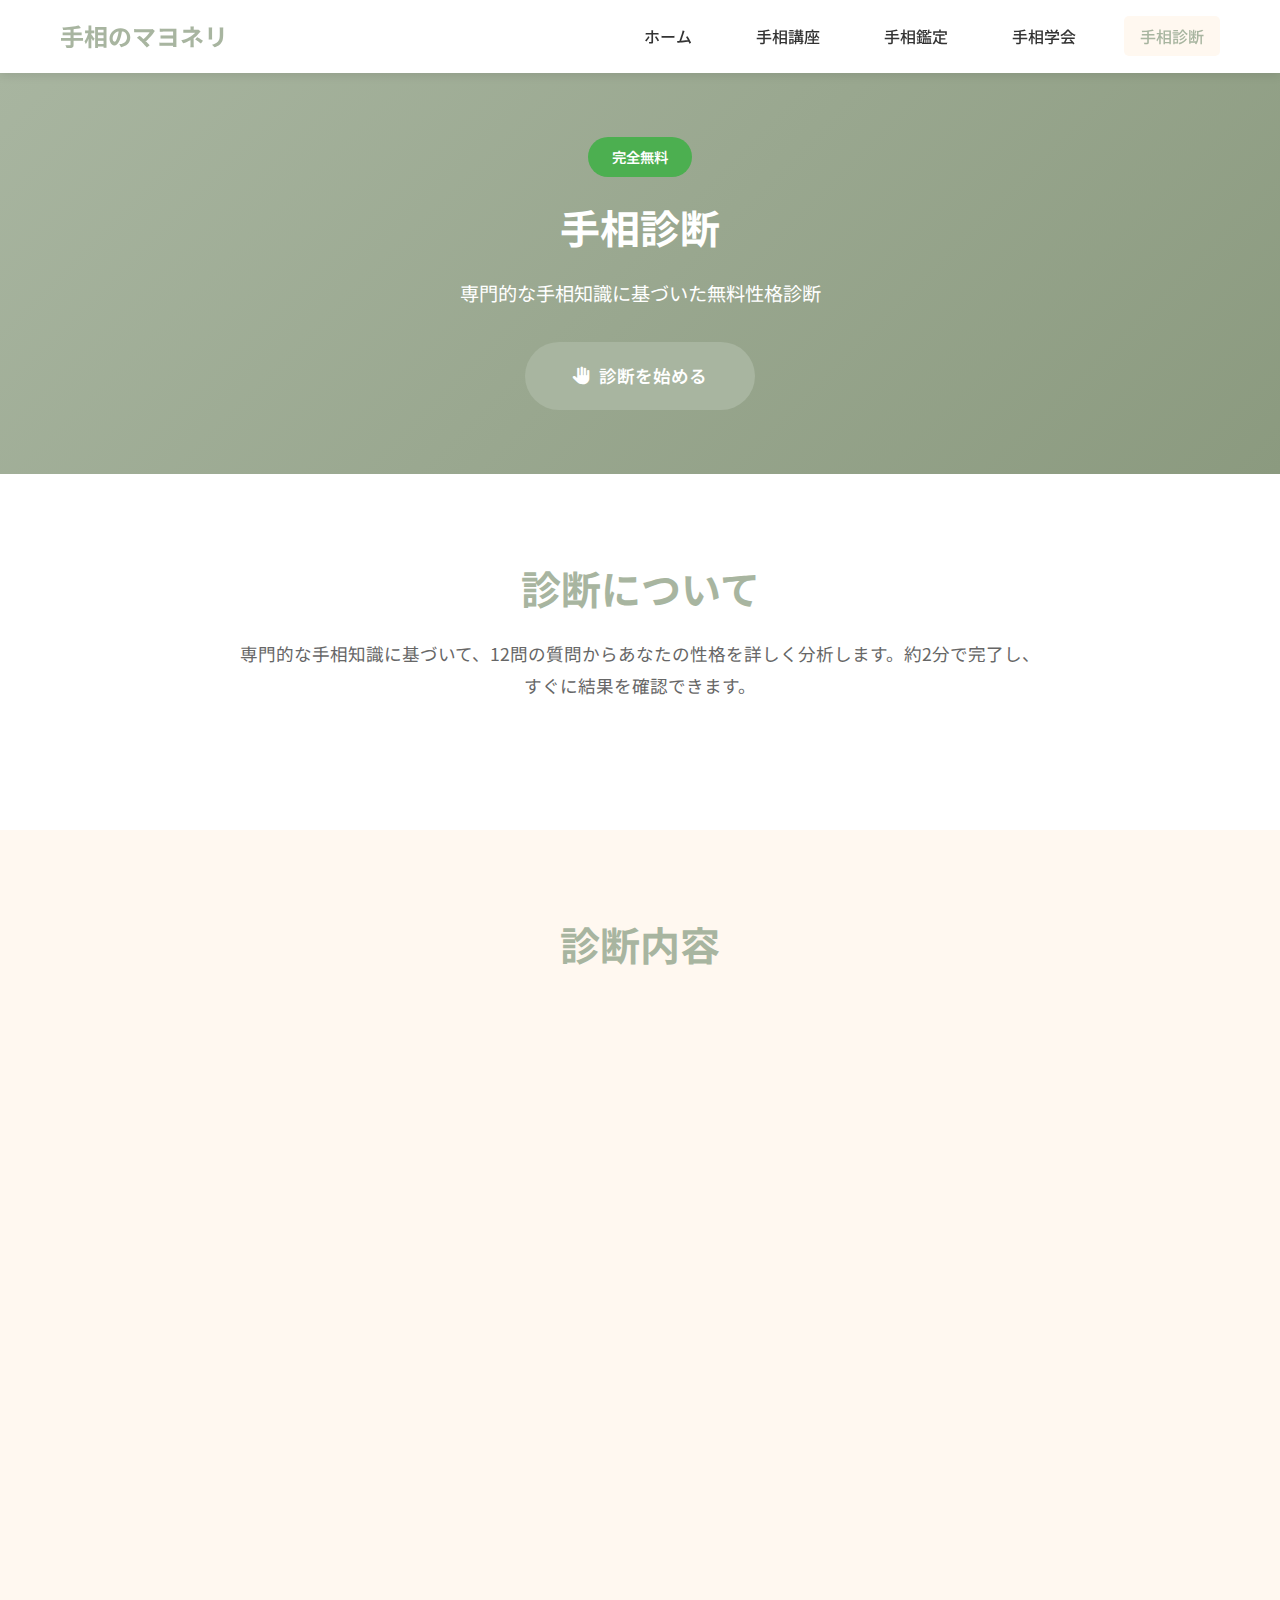
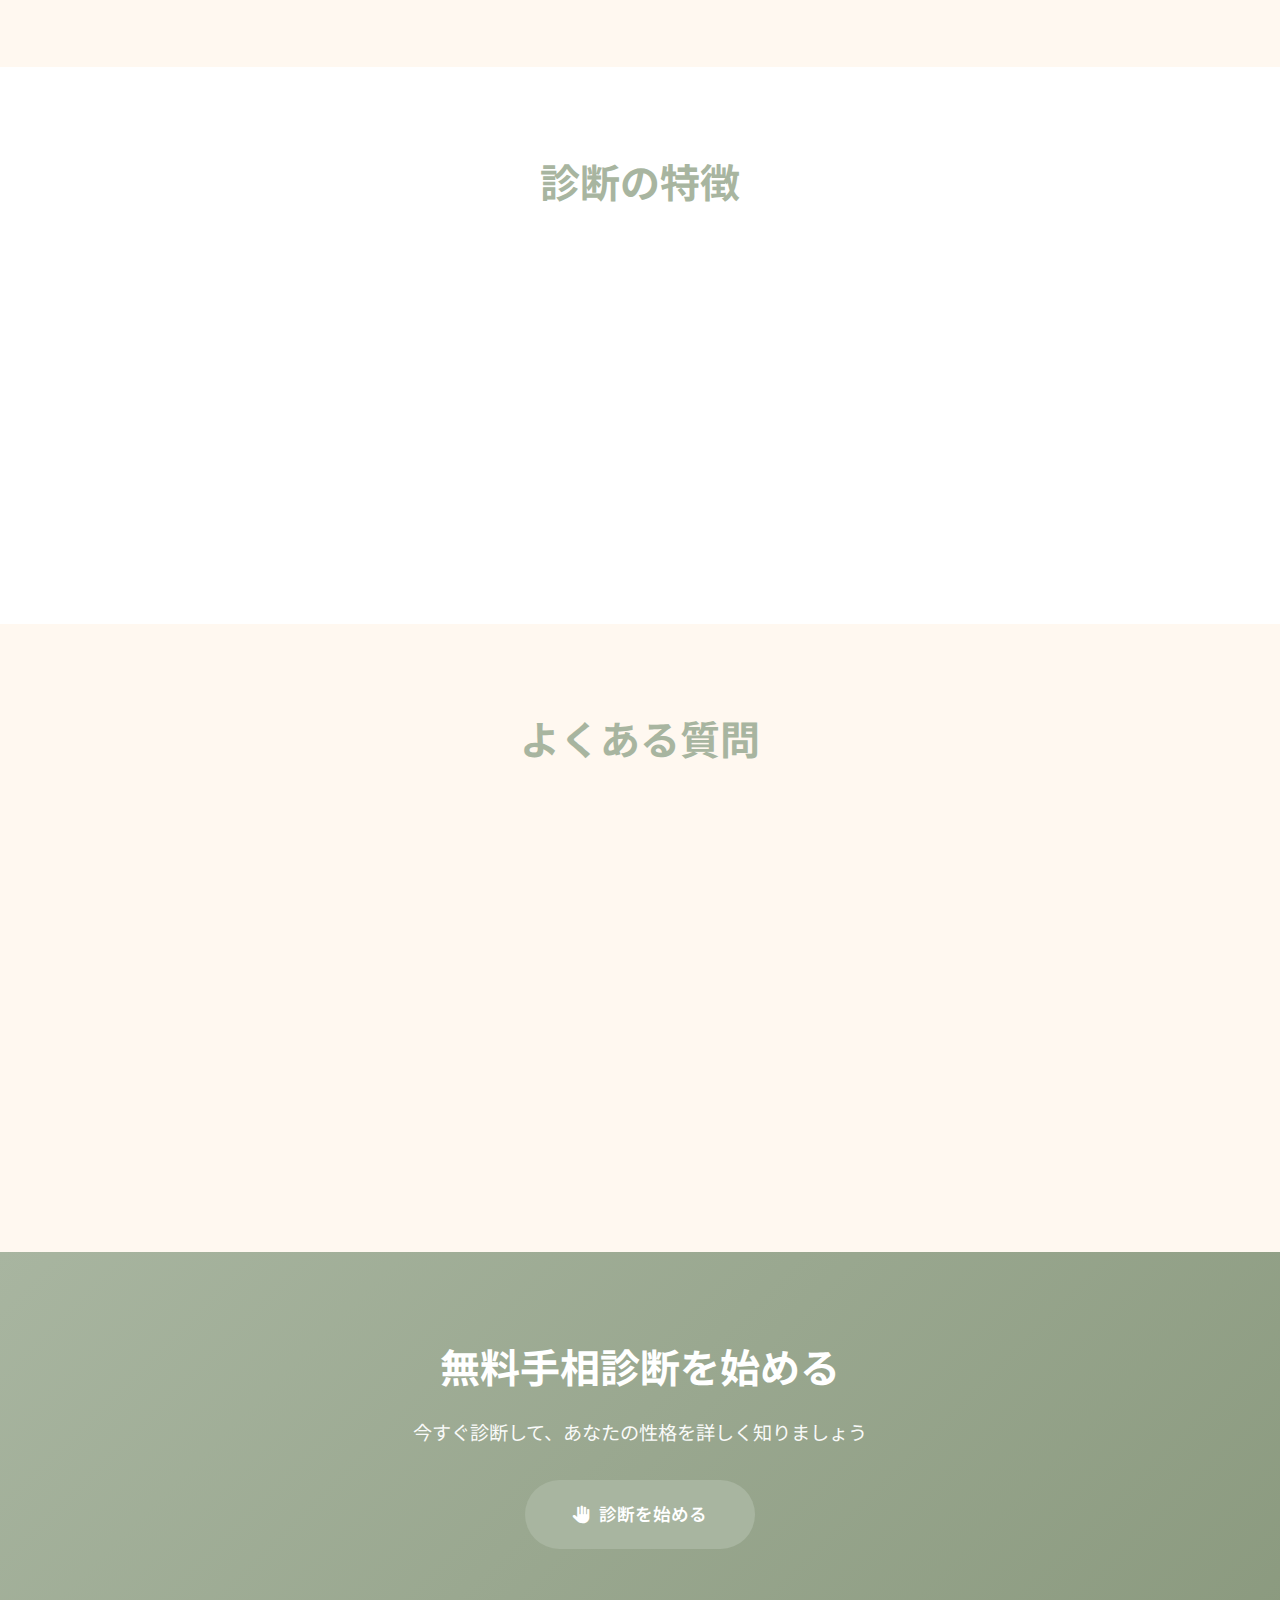
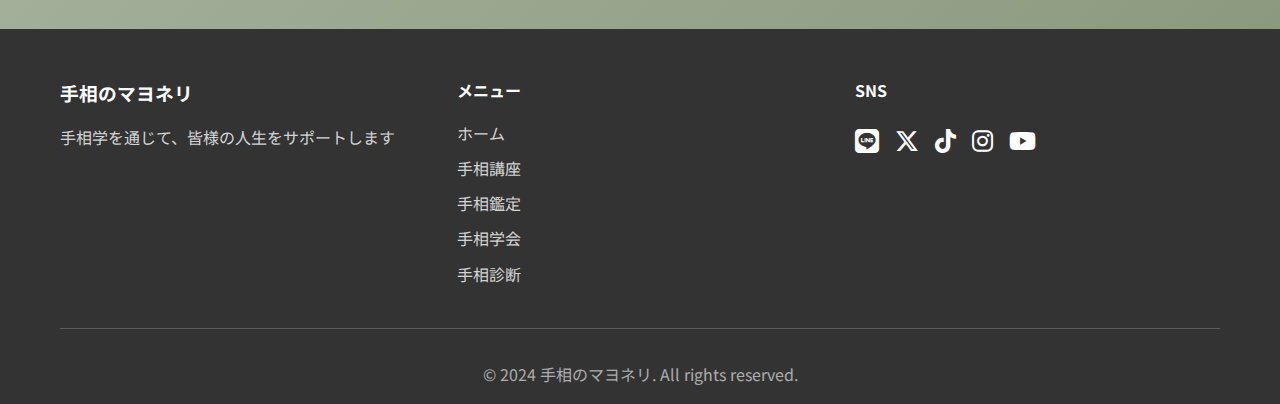
<file: shindan.html>
<!DOCTYPE html>
<html lang="ja">
<head>
    <meta charset="UTF-8">
    <meta name="viewport" content="width=device-width, initial-scale=1.0">
    <title>手相診断 - 手相のマヨネリ</title>
    <meta name="description" content="専門的な手相知識に基づいた無料性格診断。約2分で完了する12問の質問で、あなたの性格を詳しく分析します。">
    <link rel="preconnect" href="https://fonts.googleapis.com">
    <link rel="preconnect" href="https://fonts.gstatic.com" crossorigin>
    <link href="https://fonts.googleapis.com/css2?family=Noto+Sans+JP:wght@300;400;500;600;700&display=swap" rel="stylesheet">
    <link rel="stylesheet" href="https://cdn.jsdelivr.net/npm/@fortawesome/fontawesome-free@6.4.0/css/all.min.css">
    <link rel="stylesheet" href="css/style.css">
</head>
<body>
    <!-- ヘッダー -->
    <header class="header">
        <nav class="nav">
            <div class="container">
                <div class="nav-content">
                    <a href="index.html" class="logo">手相のマヨネリ</a>
                    <button class="hamburger" id="hamburger">
                        <span></span>
                        <span></span>
                        <span></span>
                    </button>
                    <ul class="nav-menu" id="navMenu">
                        <li><a href="index.html" class="nav-link">ホーム</a></li>
                        <li><a href="kouza.html" class="nav-link">手相講座</a></li>
                        <li><a href="kantei.html" class="nav-link">手相鑑定</a></li>
                        <li><a href="gakkai.html" class="nav-link">手相学会</a></li>
                        <li><a href="shindan.html" class="nav-link active">手相診断</a></li>
                    </ul>
                </div>
            </div>
        </nav>
    </header>

    <!-- ヒーローセクション -->
    <section class="page-hero">
        <div class="container">
            <div class="badge-free">完全無料</div>
            <h1 class="page-title fade-in">手相診断</h1>
            <p class="page-subtitle fade-in">専門的な手相知識に基づいた無料性格診断</p>
            <div class="hero-cta">
                <a href="https://mayotesoh.github.io/tesoh-shindan/" class="btn btn-primary btn-large" target="_blank" rel="noopener">
                    <i class="fas fa-hand-paper"></i> 診断を始める
                </a>
            </div>
        </div>
    </section>

    <!-- 診断について -->
    <section class="section">
        <div class="container">
            <h2 class="section-title">診断について</h2>
            <p class="section-intro">専門的な手相知識に基づいて、12問の質問からあなたの性格を詳しく分析します。約2分で完了し、すぐに結果を確認できます。</p>
        </div>
    </section>

    <!-- 診断内容 -->
    <section class="section bg-light">
        <div class="container">
            <h2 class="section-title">診断内容</h2>
            <div class="diagnosis-content">
                <div class="diagnosis-item fade-in">
                    <div class="diagnosis-icon">
                        <i class="fas fa-chart-line"></i>
                    </div>
                    <h3>生命線から見る行動特性</h3>
                    <p>あなたの基本的な行動パターンと活動エネルギーの使い方を分析します。</p>
                </div>
                <div class="diagnosis-item fade-in">
                    <div class="diagnosis-icon">
                        <i class="fas fa-brain"></i>
                    </div>
                    <h3>頭脳線から見る思考パターン</h3>
                    <p>思考の特徴と意思決定のパターンを詳しく分析します。</p>
                </div>
                <div class="diagnosis-item fade-in">
                    <div class="diagnosis-icon">
                        <i class="fas fa-heart"></i>
                    </div>
                    <h3>感情線から見る感情表現</h3>
                    <p>感情の豊かさと表現方法の特徴を分析します。</p>
                </div>
                <div class="diagnosis-item fade-in">
                    <div class="diagnosis-icon">
                        <i class="fas fa-hand-paper"></i>
                    </div>
                    <h3>手の形と指から見る価値観</h3>
                    <p>基本的な価値観と情報処理のスタイルを分析します。</p>
                </div>
                <div class="diagnosis-item fade-in">
                    <div class="diagnosis-icon">
                        <i class="fas fa-star"></i>
                    </div>
                    <h3>総合的な性格診断</h3>
                    <p>すべての要素を統合して、あなたの性格を総合的に診断します。</p>
                </div>
            </div>
        </div>
    </section>

    <!-- 診断の特徴 -->
    <section class="section">
        <div class="container">
            <h2 class="section-title">診断の特徴</h2>
            <div class="features-grid">
                <div class="feature-card fade-in">
                    <div class="feature-icon">
                        <i class="fas fa-certificate"></i>
                    </div>
                    <h3 class="feature-title">専門的な分析</h3>
                    <p class="feature-description">手相学の専門知識に基づいた詳細な性格分析を提供します。</p>
                </div>
                <div class="feature-card fade-in">
                    <div class="feature-icon">
                        <i class="fas fa-clock"></i>
                    </div>
                    <h3 class="feature-title">約2分で完了</h3>
                    <p class="feature-description">12問の質問に答えるだけ。すぐに結果を確認できます。</p>
                </div>
                <div class="feature-card fade-in">
                    <div class="feature-icon">
                        <i class="fas fa-file-alt"></i>
                    </div>
                    <h3 class="feature-title">詳細なレポート</h3>
                    <p class="feature-description">5つのセクションに分けて、あなたの性格を多角的に分析します。</p>
                </div>
                <div class="feature-card fade-in">
                    <div class="feature-icon">
                        <i class="fas fa-gift"></i>
                    </div>
                    <h3 class="feature-title">完全無料</h3>
                    <p class="feature-description">登録不要で、完全無料でご利用いただけます。</p>
                </div>
            </div>
        </div>
    </section>

    <!-- よくある質問 -->
    <section class="section bg-light">
        <div class="container">
            <h2 class="section-title">よくある質問</h2>
            <div class="faq-container">
                <div class="faq-item fade-in">
                    <button class="faq-question">
                        <span>診断にかかる時間はどのくらいですか？</span>
                        <i class="fas fa-chevron-down"></i>
                    </button>
                    <div class="faq-answer">
                        <p>12問の質問に答えるだけで、約2分で完了します。すぐに結果を確認できます。</p>
                    </div>
                </div>
                <div class="faq-item fade-in">
                    <button class="faq-question">
                        <span>診断結果はどのように表示されますか？</span>
                        <i class="fas fa-chevron-down"></i>
                    </button>
                    <div class="faq-answer">
                        <p>5つのセクション（生命線、頭脳線、感情線、手の形と指、総合診断）に分けて、詳細な分析結果を表示します。</p>
                    </div>
                </div>
                <div class="faq-item fade-in">
                    <button class="faq-question">
                        <span>登録は必要ですか？</span>
                        <i class="fas fa-chevron-down"></i>
                    </button>
                    <div class="faq-answer">
                        <p>いいえ、登録は不要です。すぐに診断を始めることができます。</p>
                    </div>
                </div>
                <div class="faq-item fade-in">
                    <button class="faq-question">
                        <span>診断結果を保存できますか？</span>
                        <i class="fas fa-chevron-down"></i>
                    </button>
                    <div class="faq-answer">
                        <p>診断結果はブラウザに表示されます。スクリーンショットやSNSシェア機能を使って保存・共有することができます。</p>
                    </div>
                </div>
            </div>
        </div>
    </section>

    <!-- CTA -->
    <section class="section cta-section">
        <div class="container">
            <div class="cta-content">
                <h2 class="cta-title">無料手相診断を始める</h2>
                <p class="cta-description">今すぐ診断して、あなたの性格を詳しく知りましょう</p>
                <a href="https://mayotesoh.github.io/tesoh-shindan/" class="btn btn-primary btn-large" target="_blank" rel="noopener">
                    <i class="fas fa-hand-paper"></i> 診断を始める
                </a>
            </div>
        </div>
    </section>

    <!-- フッター -->
    <footer class="footer">
        <div class="container">
            <div class="footer-content">
                <div class="footer-section">
                    <h3>手相のマヨネリ</h3>
                    <p>手相学を通じて、皆様の人生をサポートします</p>
                </div>
                <div class="footer-section">
                    <h4>メニュー</h4>
                    <ul class="footer-links">
                        <li><a href="index.html">ホーム</a></li>
                        <li><a href="kouza.html">手相講座</a></li>
                        <li><a href="kantei.html">手相鑑定</a></li>
                        <li><a href="gakkai.html">手相学会</a></li>
                        <li><a href="shindan.html">手相診断</a></li>
                    </ul>
                </div>
                <div class="footer-section">
                    <h4>SNS</h4>
                    <div class="footer-sns">
                        <a href="https://lin.ee/pfM9Tjo" target="_blank" rel="noopener"><i class="fab fa-line"></i></a>
                        <a href="https://x.com/mayotesoh" target="_blank" rel="noopener"><i class="fab fa-x-twitter"></i></a>
                        <a href="https://www.tiktok.com/@mayotesoh" target="_blank" rel="noopener"><i class="fab fa-tiktok"></i></a>
                        <a href="https://www.instagram.com/mayotesoh/" target="_blank" rel="noopener"><i class="fab fa-instagram"></i></a>
                        <a href="https://www.youtube.com/@mayotesoh" target="_blank" rel="noopener"><i class="fab fa-youtube"></i></a>
                    </div>
                </div>
            </div>
            <div class="footer-bottom">
                <p>&copy; 2024 手相のマヨネリ. All rights reserved.</p>
            </div>
        </div>
    </footer>

    <!-- ページトップに戻るボタン -->
    <button class="scroll-top" id="scrollTop">
        <i class="fas fa-chevron-up"></i>
    </button>

    <script src="js/main.js"></script>
</body>
</html>
</file>
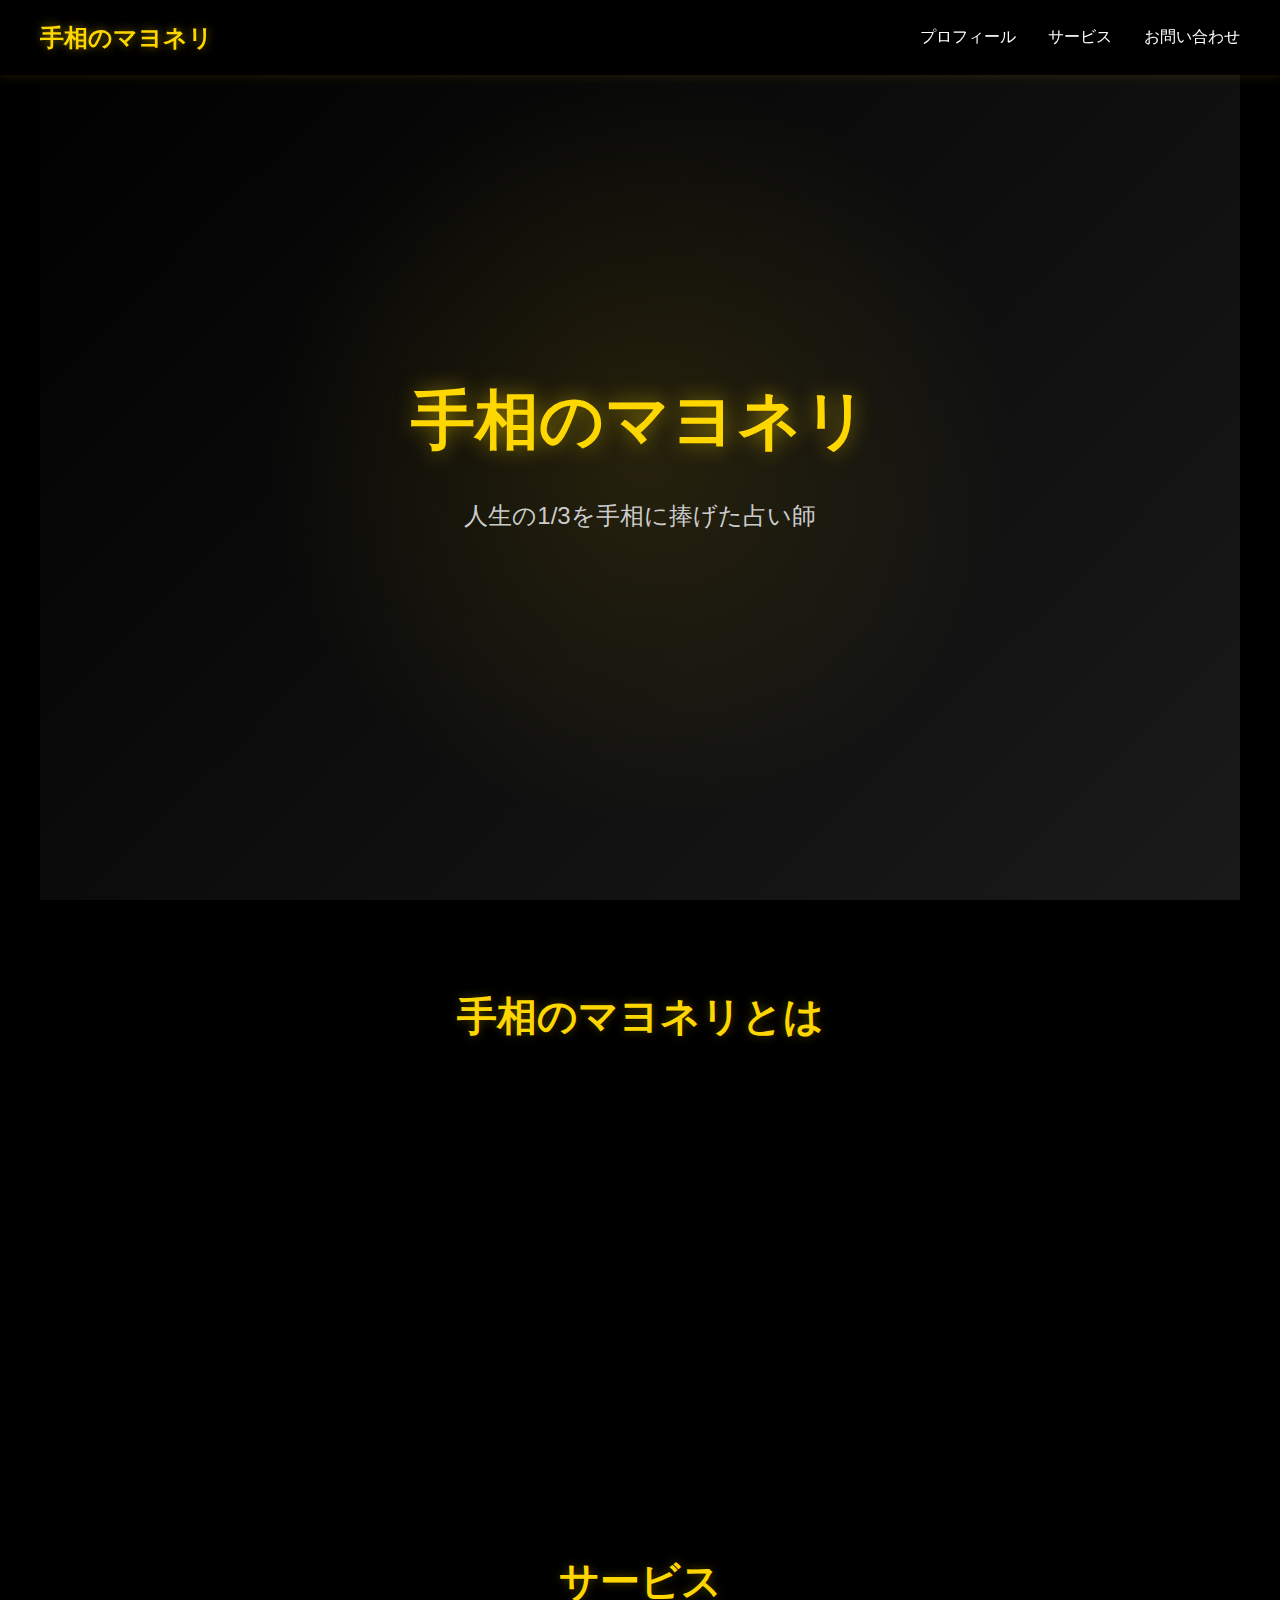
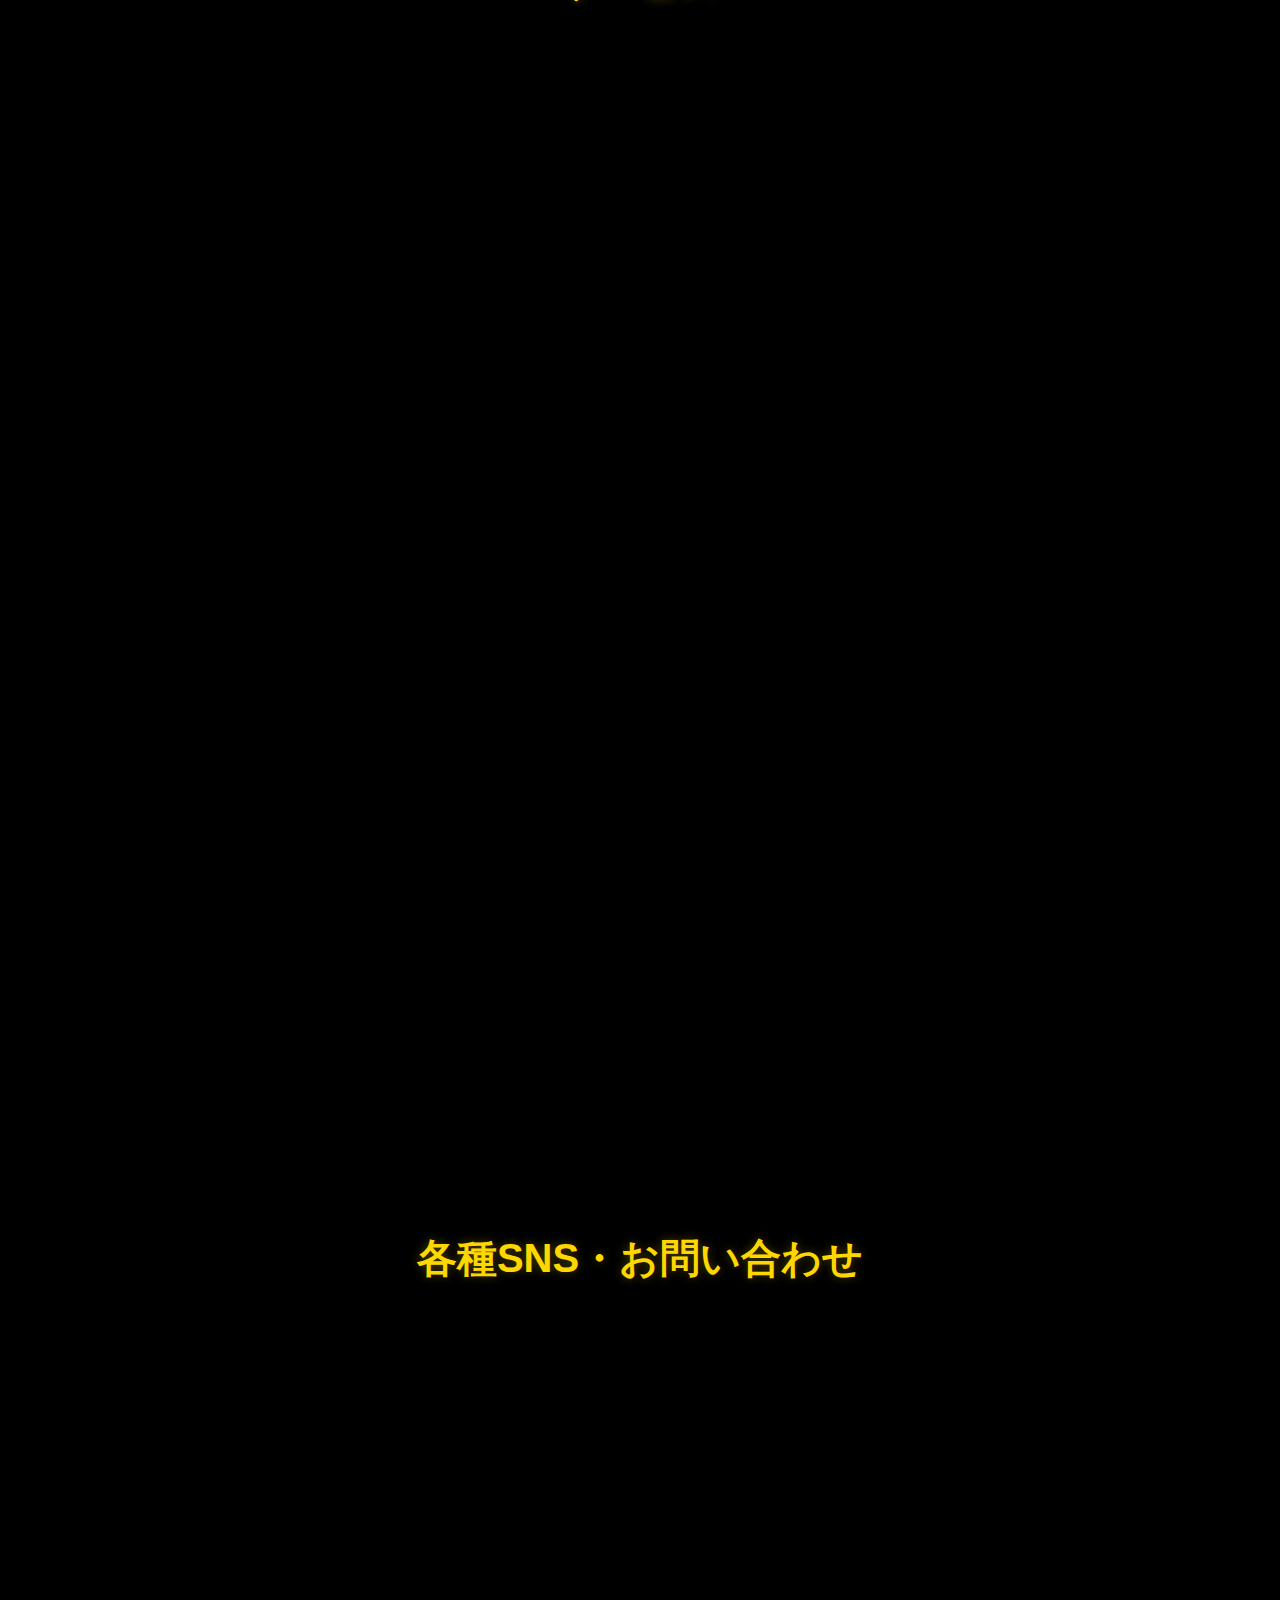
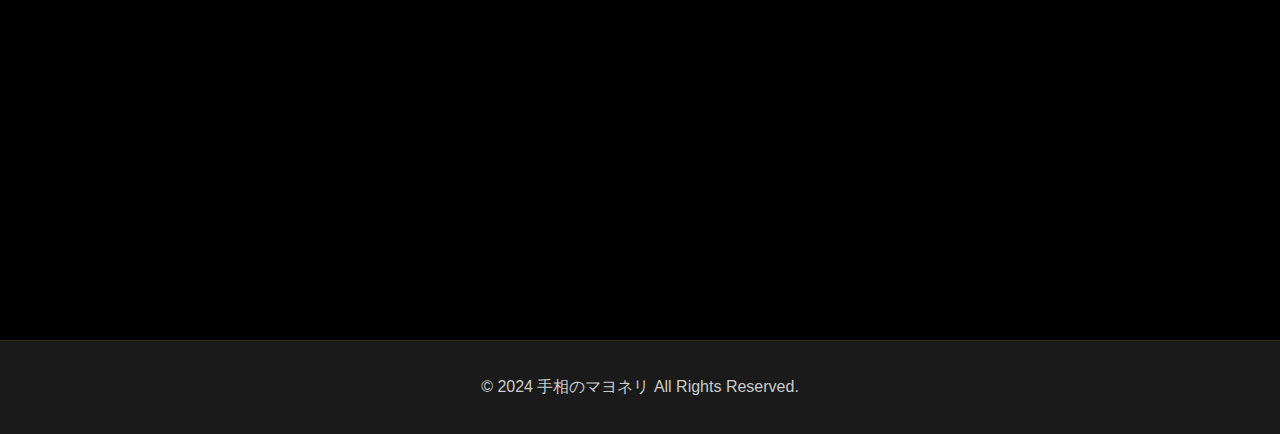
<file: 公式サイト.html>
<!DOCTYPE html>
<html lang="ja">
<head>
    <meta charset="UTF-8">
    <meta name="viewport" content="width=device-width, initial-scale=1.0">
    <title>手相のマヨネリ - 占い師公式サイト</title>
    <meta name="description" content="人生の1/3を手相に捧げた占い師、マヨネリの公式サイト。手相鑑定、講座、コミュニティを提供しています。">
    <link rel="stylesheet" href="https://cdnjs.cloudflare.com/ajax/libs/font-awesome/6.4.0/css/all.min.css">
    <style>
        * {
            margin: 0;
            padding: 0;
            box-sizing: border-box;
        }

        :root {
            --primary-color: #ffd700;
            --secondary-color: #1a1a1a;
            --text-color: #ffffff;
            --text-secondary: #cccccc;
            --bg-color: #000000;
            --card-bg: #1a1a1a;
            --shadow: 0 4px 20px rgba(255, 215, 0, 0.1);
        }

        body {
            font-family: 'Noto Sans JP', 'Hiragino Sans', 'Hiragino Kaku Gothic ProN', 'Yu Gothic', sans-serif;
            background-color: var(--bg-color);
            color: var(--text-color);
            line-height: 1.8;
            overflow-x: hidden;
        }

        /* ヘッダー */
        header {
            position: fixed;
            top: 0;
            width: 100%;
            background: rgba(0, 0, 0, 0.95);
            backdrop-filter: blur(10px);
            z-index: 1000;
            padding: 1rem 2rem;
            box-shadow: 0 2px 10px rgba(255, 215, 0, 0.1);
        }

        nav {
            max-width: 1200px;
            margin: 0 auto;
            display: flex;
            justify-content: space-between;
            align-items: center;
        }

        .logo {
            font-size: 1.5rem;
            font-weight: bold;
            color: var(--primary-color);
            text-shadow: 0 0 10px rgba(255, 215, 0, 0.5);
        }

        .nav-links {
            display: flex;
            list-style: none;
            gap: 2rem;
        }

        .nav-links a {
            color: var(--text-color);
            text-decoration: none;
            transition: color 0.3s;
            font-weight: 500;
        }

        .nav-links a:hover {
            color: var(--primary-color);
        }

        .menu-toggle {
            display: none;
            flex-direction: column;
            cursor: pointer;
        }

        .menu-toggle span {
            width: 25px;
            height: 3px;
            background: var(--primary-color);
            margin: 3px 0;
            transition: 0.3s;
        }

        /* ヒーローセクション */
        .hero {
            height: 100vh;
            display: flex;
            align-items: center;
            justify-content: center;
            text-align: center;
            background: linear-gradient(135deg, #000000 0%, #1a1a1a 100%);
            position: relative;
            overflow: hidden;
        }

        .hero::before {
            content: '';
            position: absolute;
            top: 0;
            left: 0;
            right: 0;
            bottom: 0;
            background: radial-gradient(circle at 50% 50%, rgba(255, 215, 0, 0.1) 0%, transparent 50%);
        }

        .hero-content {
            z-index: 1;
            padding: 2rem;
        }

        .hero h1 {
            font-size: 4rem;
            margin-bottom: 1rem;
            color: var(--primary-color);
            text-shadow: 0 0 20px rgba(255, 215, 0, 0.5);
            animation: fadeInUp 1s ease-out;
        }

        .hero p {
            font-size: 1.5rem;
            color: var(--text-secondary);
            animation: fadeInUp 1s ease-out 0.3s both;
        }

        @keyframes fadeInUp {
            from {
                opacity: 0;
                transform: translateY(30px);
            }
            to {
                opacity: 1;
                transform: translateY(0);
            }
        }

        /* セクション共通 */
        section {
            padding: 5rem 2rem;
            max-width: 1200px;
            margin: 0 auto;
        }

        .section-title {
            font-size: 2.5rem;
            text-align: center;
            margin-bottom: 3rem;
            color: var(--primary-color);
            text-shadow: 0 0 10px rgba(255, 215, 0, 0.3);
        }

        /* プロフィール */
        .profile-content {
            background: var(--card-bg);
            padding: 3rem;
            border-radius: 15px;
            box-shadow: var(--shadow);
            border: 1px solid rgba(255, 215, 0, 0.1);
        }

        .profile-content p {
            font-size: 1.2rem;
            line-height: 2;
            color: var(--text-secondary);
            margin-bottom: 1.5rem;
        }

        /* サービスカード */
        .services-grid {
            display: grid;
            grid-template-columns: repeat(auto-fit, minmax(280px, 1fr));
            gap: 2rem;
            margin-top: 3rem;
        }

        .service-card {
            background: var(--card-bg);
            padding: 2.5rem;
            border-radius: 15px;
            box-shadow: var(--shadow);
            transition: transform 0.3s, box-shadow 0.3s;
            border: 1px solid rgba(255, 215, 0, 0.1);
        }

        .service-card:hover {
            transform: translateY(-10px);
            box-shadow: 0 8px 30px rgba(255, 215, 0, 0.2);
        }

        .service-icon {
            font-size: 3rem;
            color: var(--primary-color);
            margin-bottom: 1.5rem;
        }

        .service-card h3 {
            font-size: 1.8rem;
            margin-bottom: 1rem;
            color: var(--primary-color);
        }

        .service-card p {
            color: var(--text-secondary);
            line-height: 1.8;
            margin-bottom: 1.5rem;
        }

        .btn {
            display: inline-block;
            padding: 0.8rem 2rem;
            background: linear-gradient(135deg, var(--primary-color) 0%, #ffed4e 100%);
            color: #000;
            text-decoration: none;
            border-radius: 25px;
            font-weight: bold;
            transition: transform 0.3s, box-shadow 0.3s;
        }

        .btn:hover {
            transform: scale(1.05);
            box-shadow: 0 5px 15px rgba(255, 215, 0, 0.4);
        }

        /* SNSセクション */
        .contact-section {
            background: var(--card-bg);
            padding: 3rem;
            border-radius: 15px;
            box-shadow: var(--shadow);
            border: 1px solid rgba(255, 215, 0, 0.1);
        }

        .social-grid {
            display: grid;
            grid-template-columns: repeat(auto-fit, minmax(200px, 1fr));
            gap: 2rem;
            margin-top: 2rem;
        }

        .social-link {
            display: flex;
            flex-direction: column;
            align-items: center;
            padding: 2rem;
            background: rgba(255, 215, 0, 0.05);
            border-radius: 10px;
            text-decoration: none;
            color: var(--text-color);
            transition: all 0.3s;
            border: 1px solid rgba(255, 215, 0, 0.2);
        }

        .social-link:hover {
            background: rgba(255, 215, 0, 0.1);
            transform: translateY(-5px);
            box-shadow: 0 5px 15px rgba(255, 215, 0, 0.2);
        }

        .social-link i {
            font-size: 3rem;
            color: var(--primary-color);
            margin-bottom: 1rem;
        }

        .social-link span {
            font-size: 1.1rem;
            font-weight: 500;
        }

        /* フッター */
        footer {
            background: var(--secondary-color);
            padding: 2rem;
            text-align: center;
            color: var(--text-secondary);
            border-top: 1px solid rgba(255, 215, 0, 0.1);
        }

        /* レスポンシブ */
        @media (max-width: 768px) {
            .menu-toggle {
                display: flex;
            }

            .nav-links {
                position: fixed;
                top: 70px;
                left: -100%;
                width: 100%;
                height: calc(100vh - 70px);
                background: rgba(0, 0, 0, 0.98);
                flex-direction: column;
                justify-content: center;
                align-items: center;
                transition: left 0.3s;
            }

            .nav-links.active {
                left: 0;
            }

            .hero h1 {
                font-size: 2.5rem;
            }

            .hero p {
                font-size: 1.2rem;
            }

            .section-title {
                font-size: 2rem;
            }

            section {
                padding: 3rem 1.5rem;
            }
        }
    </style>
</head>
<body>
    <!-- ヘッダー -->
    <header>
        <nav>
            <div class="logo">手相のマヨネリ</div>
            <ul class="nav-links">
                <li><a href="#about">プロフィール</a></li>
                <li><a href="#services">サービス</a></li>
                <li><a href="#contact">お問い合わせ</a></li>
            </ul>
            <div class="menu-toggle">
                <span></span>
                <span></span>
                <span></span>
            </div>
        </nav>
    </header>

    <!-- ヒーローセクション -->
    <section class="hero">
        <div class="hero-content">
            <h1>手相のマヨネリ</h1>
            <p>人生の1/3を手相に捧げた占い師</p>
        </div>
    </section>

    <!-- プロフィール -->
    <section id="about">
        <h2 class="section-title">手相のマヨネリとは</h2>
        <div class="profile-content">
            <p>人生の1/3を手相に捧げた占い師です</p>
            <p>10年間手相を観ることで培ったノウハウを活かして、手相鑑定、講座、発信活動を行っています。</p>
            <p>ロジカルで論理的な腑に落ちる鑑定を心がけています。</p>
        </div>
    </section>

    <!-- サービス -->
    <section id="services">
        <h2 class="section-title">サービス</h2>
        <div class="services-grid">
            <div class="service-card">
                <div class="service-icon"><i class="fas fa-chalkboard-teacher"></i></div>
                <h3>手相講座</h3>
                <p>手相のマヨネリによるマンツーマンの個別講座になります</p>
                <a href="#" class="btn">詳しくはこちら</a>
            </div>

            <div class="service-card">
                <div class="service-icon"><i class="fas fa-hand-paper"></i></div>
                <h3>手相鑑定</h3>
                <p>通話にて手相鑑定を行います<br>画面共有をしお客様の手相をわかりやすく鑑定します</p>
                <a href="#" class="btn">詳しくはこちら</a>
            </div>

            <div class="service-card">
                <div class="service-icon"><i class="fas fa-users"></i></div>
                <h3>手相学会</h3>
                <p>手相に関するQ&Aを行うコミュニティです<br>手相に関することなら何でも気軽にご質問ください<br>完全無料で提供しています</p>
                <a href="#" class="btn">参加はこちら</a>
            </div>

            <div class="service-card">
                <div class="service-icon"><i class="fas fa-broadcast-tower"></i></div>
                <h3>手相放送局</h3>
                <p>ライブ配信用のコミュニティです<br>tiktokやyoutubeにて配信を行っています<br>手相画像の貼り付けやライブ日程等の確認はこちらへ</p>
                <a href="#" class="btn">詳しくはこちら</a>
            </div>
        </div>
    </section>

    <!-- お問い合わせ・SNS -->
    <section id="contact">
        <h2 class="section-title">各種SNS・お問い合わせ</h2>
        <div class="contact-section">
            <div class="social-grid">
                <a href="https://lin.ee/YOUR_LINE_ID" class="social-link" target="_blank" rel="noopener noreferrer">
                    <i class="fab fa-line"></i>
                    <span>公式ライン</span>
                    <small style="color: var(--text-secondary); margin-top: 0.5rem;">@mayotesoh</small>
                </a>

                <a href="https://x.com/mayotesoh" class="social-link" target="_blank" rel="noopener noreferrer">
                    <i class="fab fa-x-twitter"></i>
                    <span>X</span>
                </a>

                <a href="https://www.tiktok.com/@mayotesoh" class="social-link" target="_blank" rel="noopener noreferrer">
                    <i class="fab fa-tiktok"></i>
                    <span>TikTok</span>
                </a>

                <a href="https://www.instagram.com/mayotesoh/" class="social-link" target="_blank" rel="noopener noreferrer">
                    <i class="fab fa-instagram"></i>
                    <span>Instagram</span>
                </a>

                <a href="https://www.youtube.com/@mayotesoh" class="social-link" target="_blank" rel="noopener noreferrer">
                    <i class="fab fa-youtube"></i>
                    <span>YouTube</span>
                </a>
            </div>
        </div>
    </section>

    <!-- フッター -->
    <footer>
        <p>&copy; 2024 手相のマヨネリ All Rights Reserved.</p>
    </footer>

    <script>
        // メニュートグル
        const menuToggle = document.querySelector('.menu-toggle');
        const navLinks = document.querySelector('.nav-links');

        menuToggle.addEventListener('click', () => {
            navLinks.classList.toggle('active');
        });

        // スムーズスクロール
        document.querySelectorAll('a[href^="#"]').forEach(anchor => {
            anchor.addEventListener('click', function (e) {
                e.preventDefault();
                navLinks.classList.remove('active');
                const target = document.querySelector(this.getAttribute('href'));
                if (target) {
                    target.scrollIntoView({
                        behavior: 'smooth',
                        block: 'start'
                    });
                }
            });
        });

        // スクロールアニメーション
        const observerOptions = {
            threshold: 0.1,
            rootMargin: '0px 0px -100px 0px'
        };

        const observer = new IntersectionObserver((entries) => {
            entries.forEach(entry => {
                if (entry.isIntersecting) {
                    entry.target.style.opacity = '1';
                    entry.target.style.transform = 'translateY(0)';
                }
            });
        }, observerOptions);

        document.querySelectorAll('.service-card, .profile-content, .contact-section').forEach(el => {
            el.style.opacity = '0';
            el.style.transform = 'translateY(20px)';
            el.style.transition = 'opacity 0.6s ease-out, transform 0.6s ease-out';
            observer.observe(el);
        });
    </script>
</body>
</html>
</file>
<file: css/style.css>
/* 基本設定 */
:root {
    --color-primary: #A8B5A0;
    --color-secondary: #FFF8F0;
    --color-accent: #8B9A7F;
    --color-text: #333;
    --color-text-light: #666;
    --color-bg: #FFFFFF;
    --color-bg-light: #FFF8F0;
    --font-main: 'Noto Sans JP', sans-serif;
    --transition: all 0.3s ease;
}

* {
    margin: 0;
    padding: 0;
    box-sizing: border-box;
}

body {
    font-family: var(--font-main);
    color: var(--color-text);
    line-height: 1.7;
    background-color: var(--color-bg);
}

.container {
    max-width: 1200px;
    margin: 0 auto;
    padding: 0 20px;
}

/* ヘッダー */
.header {
    background-color: var(--color-bg);
    box-shadow: 0 2px 10px rgba(0, 0, 0, 0.1);
    position: sticky;
    top: 0;
    z-index: 1000;
}

.nav {
    padding: 1rem 0;
}

.nav-content {
    display: flex;
    justify-content: space-between;
    align-items: center;
}

.logo {
    font-size: 1.5rem;
    font-weight: 700;
    color: var(--color-primary);
    text-decoration: none;
    transition: var(--transition);
}

.logo:hover {
    color: var(--color-accent);
}

.nav-menu {
    display: flex;
    list-style: none;
    gap: 2rem;
}

.nav-link {
    color: var(--color-text);
    text-decoration: none;
    font-weight: 500;
    transition: var(--transition);
    padding: 0.5rem 1rem;
    border-radius: 5px;
}

.nav-link:hover,
.nav-link.active {
    color: var(--color-primary);
    background-color: var(--color-bg-light);
}

/* ハンバーガーメニュー */
.hamburger {
    display: none;
    flex-direction: column;
    gap: 5px;
    background: none;
    border: none;
    cursor: pointer;
    padding: 0.5rem;
}

.hamburger span {
    display: block;
    width: 25px;
    height: 3px;
    background-color: var(--color-primary);
    transition: var(--transition);
}

/* ヒーローセクション */
.hero {
    background: linear-gradient(135deg, var(--color-primary) 0%, var(--color-accent) 100%);
    color: white;
    padding: 6rem 0;
    text-align: center;
}

.hero-content {
    max-width: 800px;
    margin: 0 auto;
}

.hero-title {
    font-size: 3rem;
    font-weight: 700;
    margin-bottom: 1.5rem;
}

.hero-subtitle {
    font-size: 1.3rem;
    margin-bottom: 2rem;
    opacity: 0.95;
}

.hero-buttons {
    display: flex;
    gap: 1rem;
    justify-content: center;
    flex-wrap: wrap;
}

/* ページヒーロー */
.page-hero {
    background: linear-gradient(135deg, var(--color-primary) 0%, var(--color-accent) 100%);
    color: white;
    padding: 4rem 0;
    text-align: center;
    position: relative;
}

.page-title {
    font-size: 2.5rem;
    font-weight: 700;
    margin-bottom: 1rem;
}

.page-subtitle {
    font-size: 1.2rem;
    opacity: 0.95;
}

.badge-free {
    display: inline-block;
    background-color: #4CAF50;
    color: white;
    padding: 0.5rem 1.5rem;
    border-radius: 50px;
    font-weight: 600;
    font-size: 0.9rem;
    margin-bottom: 1rem;
}

.hero-cta {
    margin-top: 2rem;
}

/* セクション */
.section {
    padding: 5rem 0;
}

.section.bg-light {
    background-color: var(--color-bg-light);
}

.section-title {
    font-size: 2.5rem;
    font-weight: 700;
    text-align: center;
    margin-bottom: 1rem;
    color: var(--color-primary);
}

.section-subtitle {
    text-align: center;
    font-size: 1.1rem;
    color: var(--color-text-light);
    margin-bottom: 3rem;
    max-width: 700px;
    margin-left: auto;
    margin-right: auto;
}

.section-intro {
    text-align: center;
    font-size: 1.1rem;
    color: var(--color-text-light);
    max-width: 800px;
    margin: 0 auto 3rem;
    line-height: 1.8;
}

/* サービスグリッド */
.services-grid {
    display: grid;
    grid-template-columns: repeat(auto-fit, minmax(280px, 1fr));
    gap: 2rem;
    margin-top: 3rem;
}

.service-card {
    background: white;
    padding: 2.5rem;
    border-radius: 15px;
    box-shadow: 0 5px 20px rgba(0, 0, 0, 0.08);
    text-align: center;
    transition: var(--transition);
    position: relative;
}

.service-card:hover {
    transform: translateY(-5px);
    box-shadow: 0 10px 30px rgba(0, 0, 0, 0.12);
}

.service-badge {
    position: absolute;
    top: 15px;
    right: 15px;
    background-color: #4CAF50;
    color: white;
    padding: 0.4rem 1rem;
    border-radius: 50px;
    font-size: 0.8rem;
    font-weight: 600;
}

.service-icon {
    font-size: 3rem;
    color: var(--color-primary);
    margin-bottom: 1.5rem;
}

.service-title {
    font-size: 1.5rem;
    font-weight: 600;
    margin-bottom: 1rem;
    color: var(--color-text);
}

.service-description {
    color: var(--color-text-light);
    margin-bottom: 1.5rem;
    line-height: 1.7;
}

.service-link {
    color: var(--color-primary);
    text-decoration: none;
    font-weight: 600;
    display: inline-flex;
    align-items: center;
    gap: 0.5rem;
    transition: var(--transition);
}

.service-link:hover {
    color: var(--color-accent);
    gap: 0.8rem;
}

/* フィーチャーグリッド */
.features-grid {
    display: grid;
    grid-template-columns: repeat(auto-fit, minmax(250px, 1fr));
    gap: 2rem;
    margin-top: 3rem;
}

.feature-card {
    background: white;
    padding: 2rem;
    border-radius: 15px;
    box-shadow: 0 5px 20px rgba(0, 0, 0, 0.08);
    text-align: center;
    transition: var(--transition);
}

.feature-card:hover {
    transform: translateY(-5px);
    box-shadow: 0 10px 30px rgba(0, 0, 0, 0.12);
}

.feature-icon {
    font-size: 2.5rem;
    color: var(--color-primary);
    margin-bottom: 1rem;
}

.feature-title {
    font-size: 1.3rem;
    font-weight: 600;
    margin-bottom: 1rem;
    color: var(--color-text);
}

.feature-description {
    color: var(--color-text-light);
    line-height: 1.7;
}

/* SNSリンク */
.sns-links {
    display: flex;
    justify-content: center;
    gap: 1.5rem;
    flex-wrap: wrap;
    margin-top: 2rem;
}

.sns-btn {
    display: flex;
    flex-direction: column;
    align-items: center;
    gap: 0.5rem;
    padding: 1.5rem;
    border-radius: 15px;
    background: white;
    box-shadow: 0 5px 20px rgba(0, 0, 0, 0.08);
    text-decoration: none;
    color: var(--color-text);
    transition: var(--transition);
    min-width: 120px;
}

.sns-btn:hover {
    transform: translateY(-5px);
    box-shadow: 0 10px 30px rgba(0, 0, 0, 0.12);
}

.sns-btn i {
    font-size: 2.5rem;
}

.sns-btn.line i { color: #06C755; }
.sns-btn.twitter i { color: #000000; }
.sns-btn.tiktok i { color: #000000; }
.sns-btn.instagram i { color: #E4405F; }
.sns-btn.youtube i { color: #FF0000; }

/* ボタン */
.btn {
    display: inline-flex;
    align-items: center;
    gap: 0.5rem;
    padding: 0.8rem 2rem;
    border-radius: 50px;
    text-decoration: none;
    font-weight: 600;
    transition: var(--transition);
    border: none;
    cursor: pointer;
    font-size: 1rem;
}

.btn-primary {
    background-color: var(--color-primary);
    color: white;
}

.btn-primary:hover {
    background-color: var(--color-accent);
    transform: translateY(-2px);
    box-shadow: 0 5px 15px rgba(0, 0, 0, 0.2);
}

.btn-large {
    padding: 1.2rem 3rem;
    font-size: 1.1rem;
}

/* カリキュラム */
.curriculum {
    max-width: 800px;
    margin: 0 auto;
}

.curriculum-item {
    display: flex;
    gap: 2rem;
    padding: 2rem;
    background: white;
    border-radius: 15px;
    box-shadow: 0 5px 20px rgba(0, 0, 0, 0.08);
    margin-bottom: 1.5rem;
    transition: var(--transition);
}

.curriculum-item:hover {
    transform: translateX(10px);
    box-shadow: 0 10px 30px rgba(0, 0, 0, 0.12);
}

.curriculum-number {
    background-color: var(--color-primary);
    color: white;
    width: 80px;
    height: 80px;
    border-radius: 50%;
    display: flex;
    align-items: center;
    justify-content: center;
    font-size: 1.2rem;
    font-weight: 700;
    flex-shrink: 0;
}

.curriculum-content {
    flex: 1;
}

.curriculum-title {
    font-size: 1.3rem;
    font-weight: 600;
    margin-bottom: 0.5rem;
    color: var(--color-text);
}

.curriculum-description {
    color: var(--color-text-light);
}

/* 統計画像 */
.stats-image {
    text-align: center;
    margin: 2rem 0;
}

.stats-image img {
    max-width: 600px;
    width: 100%;
    height: auto;
    border-radius: 15px;
    box-shadow: 0 5px 20px rgba(0, 0, 0, 0.1);
}

/* レビュー */
.reviews {
    display: grid;
    gap: 2rem;
    max-width: 900px;
    margin: 0 auto;
}

.review-card {
    background: white;
    padding: 2rem;
    border-radius: 15px;
    box-shadow: 0 5px 20px rgba(0, 0, 0, 0.08);
}

.review-rating {
    color: #FFD700;
    margin-bottom: 1rem;
    font-size: 1.2rem;
}

.review-text {
    color: var(--color-text);
    line-height: 1.8;
}

/* おすすめグリッド */
.recommend-grid {
    display: grid;
    grid-template-columns: repeat(auto-fit, minmax(280px, 1fr));
    gap: 2rem;
    margin-top: 3rem;
}

.recommend-card {
    background: white;
    padding: 2rem;
    border-radius: 15px;
    box-shadow: 0 5px 20px rgba(0, 0, 0, 0.08);
}

.recommend-icon {
    font-size: 2.5rem;
    color: var(--color-primary);
    margin-bottom: 1rem;
}

.recommend-title {
    font-size: 1.2rem;
    font-weight: 600;
    margin-bottom: 1rem;
    color: var(--color-text);
}

.recommend-description {
    color: var(--color-text-light);
    line-height: 1.7;
}

/* 特典グリッド */
.benefits-grid {
    display: grid;
    grid-template-columns: repeat(auto-fit, minmax(250px, 1fr));
    gap: 2rem;
    margin-top: 3rem;
}

.benefit-card {
    background: white;
    padding: 2rem;
    border-radius: 15px;
    box-shadow: 0 5px 20px rgba(0, 0, 0, 0.08);
    text-align: center;
}

.benefit-icon {
    font-size: 3rem;
    color: var(--color-primary);
    margin-bottom: 1rem;
}

.benefit-title {
    font-size: 1.3rem;
    font-weight: 600;
    margin-bottom: 0.5rem;
    color: var(--color-text);
}

.benefit-description {
    color: var(--color-text-light);
}

/* 料金プラン */
.pricing-grid {
    display: grid;
    grid-template-columns: repeat(auto-fit, minmax(300px, 1fr));
    gap: 2rem;
    margin-top: 3rem;
}

.pricing-card {
    background: white;
    padding: 2.5rem;
    border-radius: 15px;
    box-shadow: 0 5px 20px rgba(0, 0, 0, 0.08);
    text-align: center;
    position: relative;
    transition: var(--transition);
}

.pricing-card:hover {
    transform: translateY(-5px);
    box-shadow: 0 10px 30px rgba(0, 0, 0, 0.12);
}

.pricing-featured {
    border: 3px solid var(--color-primary);
}

.pricing-badge {
    position: absolute;
    top: -15px;
    left: 50%;
    transform: translateX(-50%);
    background-color: var(--color-primary);
    color: white;
    padding: 0.5rem 1.5rem;
    border-radius: 50px;
    font-weight: 600;
}

.pricing-title {
    font-size: 1.8rem;
    font-weight: 700;
    margin-bottom: 0.5rem;
    color: var(--color-text);
}

.pricing-chapters {
    color: var(--color-text-light);
    margin-bottom: 1.5rem;
}

.pricing-price {
    font-size: 2.5rem;
    font-weight: 700;
    color: var(--color-primary);
    margin-bottom: 2rem;
}

.pricing-features {
    list-style: none;
    margin-bottom: 2rem;
    text-align: left;
}

.pricing-features li {
    padding: 0.5rem 0;
    color: var(--color-text);
}

.pricing-features i {
    color: var(--color-primary);
    margin-right: 0.5rem;
}

.payment-info {
    margin-top: 3rem;
    text-align: center;
    padding: 2rem;
    background: white;
    border-radius: 15px;
    box-shadow: 0 5px 20px rgba(0, 0, 0, 0.08);
}

.payment-info h3 {
    color: var(--color-primary);
    margin-bottom: 1rem;
}

/* 鑑定メニュー */
.menu-grid {
    display: grid;
    grid-template-columns: repeat(auto-fit, minmax(280px, 1fr));
    gap: 2rem;
    margin-top: 3rem;
}

.menu-card {
    background: white;
    border-radius: 15px;
    box-shadow: 0 5px 20px rgba(0, 0, 0, 0.08);
    overflow: hidden;
    transition: var(--transition);
}

.menu-card:hover {
    transform: translateY(-5px);
    box-shadow: 0 10px 30px rgba(0, 0, 0, 0.12);
}

.menu-image {
    width: 100%;
    height: 200px;
    overflow: hidden;
}

.menu-image img {
    width: 100%;
    height: 100%;
    object-fit: cover;
}

.menu-icon-large {
    display: flex;
    align-items: center;
    justify-content: center;
    height: 200px;
    background: linear-gradient(135deg, var(--color-primary) 0%, var(--color-accent) 100%);
    color: white;
    font-size: 4rem;
}

.menu-title {
    font-size: 1.3rem;
    font-weight: 600;
    padding: 1.5rem 1.5rem 1rem;
    color: var(--color-text);
}

.menu-description {
    padding: 0 1.5rem 1rem;
    color: var(--color-text-light);
    line-height: 1.7;
}

.menu-price {
    padding: 1rem 1.5rem 1.5rem;
    border-top: 1px solid #eee;
}

.price-item {
    padding: 0.5rem 0;
    font-weight: 600;
    color: var(--color-primary);
}

/* ステップ */
.steps {
    max-width: 800px;
    margin: 0 auto;
}

.step {
    display: flex;
    gap: 2rem;
    padding: 2rem;
    background: white;
    border-radius: 15px;
    box-shadow: 0 5px 20px rgba(0, 0, 0, 0.08);
    margin-bottom: 1.5rem;
}

.step-number {
    background-color: var(--color-primary);
    color: white;
    width: 60px;
    height: 60px;
    border-radius: 50%;
    display: flex;
    align-items: center;
    justify-content: center;
    font-size: 1.5rem;
    font-weight: 700;
    flex-shrink: 0;
}

.step-content {
    flex: 1;
}

.step-title {
    font-size: 1.3rem;
    font-weight: 600;
    margin-bottom: 0.5rem;
    color: var(--color-text);
}

.step-description {
    color: var(--color-text-light);
    line-height: 1.7;
}

/* カテゴリグリッド */
.categories-grid {
    display: grid;
    grid-template-columns: repeat(auto-fit, minmax(200px, 1fr));
    gap: 1.5rem;
    margin-top: 3rem;
}

.category-card {
    background: white;
    padding: 2rem;
    border-radius: 15px;
    box-shadow: 0 5px 20px rgba(0, 0, 0, 0.08);
    text-align: center;
    transition: var(--transition);
}

.category-card:hover {
    transform: translateY(-5px);
    box-shadow: 0 10px 30px rgba(0, 0, 0, 0.12);
}

.category-card i {
    font-size: 2.5rem;
    color: var(--color-primary);
    margin-bottom: 1rem;
}

.category-card h3 {
    font-size: 1.1rem;
    font-weight: 600;
    color: var(--color-text);
}

/* お支払い方法 */
.payment-methods {
    display: flex;
    justify-content: center;
    gap: 2rem;
    flex-wrap: wrap;
    margin-top: 2rem;
}

.payment-card {
    background: white;
    padding: 2rem 3rem;
    border-radius: 15px;
    box-shadow: 0 5px 20px rgba(0, 0, 0, 0.08);
    text-align: center;
    min-width: 200px;
}

.payment-card i {
    font-size: 3rem;
    color: var(--color-primary);
    margin-bottom: 1rem;
}

.payment-card h3 {
    font-size: 1.2rem;
    font-weight: 600;
    color: var(--color-text);
}

/* FAQ */
.faq-container {
    max-width: 800px;
    margin: 0 auto;
}

.faq-item {
    background: white;
    border-radius: 15px;
    box-shadow: 0 5px 20px rgba(0, 0, 0, 0.08);
    margin-bottom: 1.5rem;
    overflow: hidden;
}

.faq-question {
    width: 100%;
    padding: 1.5rem;
    background: none;
    border: none;
    text-align: left;
    font-size: 1.1rem;
    font-weight: 600;
    color: var(--color-text);
    cursor: pointer;
    display: flex;
    justify-content: space-between;
    align-items: center;
    transition: var(--transition);
}

.faq-question:hover {
    background-color: var(--color-bg-light);
}

.faq-question i {
    transition: transform 0.3s ease;
    color: var(--color-primary);
}

.faq-item.active .faq-question i {
    transform: rotate(180deg);
}

.faq-answer {
    max-height: 0;
    overflow: hidden;
    transition: max-height 0.3s ease;
}

.faq-item.active .faq-answer {
    max-height: 500px;
}

.faq-answer p {
    padding: 0 1.5rem 1.5rem;
    color: var(--color-text-light);
    line-height: 1.8;
}

/* 診断コンテンツ */
.diagnosis-content {
    display: grid;
    grid-template-columns: repeat(auto-fit, minmax(280px, 1fr));
    gap: 2rem;
    margin-top: 3rem;
}

.diagnosis-item {
    background: white;
    padding: 2rem;
    border-radius: 15px;
    box-shadow: 0 5px 20px rgba(0, 0, 0, 0.08);
    text-align: center;
}

.diagnosis-icon {
    font-size: 3rem;
    color: var(--color-primary);
    margin-bottom: 1rem;
}

.diagnosis-item h3 {
    font-size: 1.2rem;
    font-weight: 600;
    margin-bottom: 1rem;
    color: var(--color-text);
}

.diagnosis-item p {
    color: var(--color-text-light);
    line-height: 1.7;
}

/* 手相学会 */
.intro-box {
    max-width: 800px;
    margin: 0 auto;
    background: white;
    padding: 3rem;
    border-radius: 15px;
    box-shadow: 0 5px 20px rgba(0, 0, 0, 0.08);
}

.intro-title {
    font-size: 2rem;
    font-weight: 700;
    color: var(--color-primary);
    margin-bottom: 1.5rem;
    text-align: center;
}

.intro-text {
    font-size: 1.1rem;
    color: var(--color-text);
    line-height: 1.8;
    margin-bottom: 1.5rem;
}

.intro-note {
    display: flex;
    align-items: flex-start;
    gap: 1rem;
    padding: 1rem;
    background-color: #FFF3CD;
    border-left: 4px solid #FFC107;
    border-radius: 5px;
}

.intro-note i {
    color: #FFC107;
    font-size: 1.5rem;
    flex-shrink: 0;
}

.intro-note p {
    color: var(--color-text);
    font-size: 0.95rem;
}

/* Q&A例 */
.qa-examples {
    display: grid;
    gap: 1.5rem;
    max-width: 900px;
    margin: 0 auto;
}

.qa-card {
    background: white;
    padding: 2rem;
    border-radius: 15px;
    box-shadow: 0 5px 20px rgba(0, 0, 0, 0.08);
    display: flex;
    gap: 1.5rem;
}

.qa-icon {
    font-size: 2rem;
    color: var(--color-primary);
    flex-shrink: 0;
}

.qa-question {
    color: var(--color-text);
    line-height: 1.8;
    font-size: 1rem;
}

/* 注意事項 */
.notice-box {
    max-width: 800px;
    margin: 0 auto;
    background: white;
    padding: 2rem;
    border-radius: 15px;
    box-shadow: 0 5px 20px rgba(0, 0, 0, 0.08);
}

.notice-list {
    list-style: none;
}

.notice-list li {
    padding: 1rem 0;
    color: var(--color-text);
    line-height: 1.8;
    display: flex;
    align-items: flex-start;
    gap: 1rem;
}

.notice-list i {
    color: var(--color-primary);
    font-size: 1.2rem;
    flex-shrink: 0;
    margin-top: 0.3rem;
}

/* CTA */
.cta-section {
    background: linear-gradient(135deg, var(--color-primary) 0%, var(--color-accent) 100%);
    color: white;
}

.cta-content {
    text-align: center;
    max-width: 700px;
    margin: 0 auto;
}

.cta-title {
    font-size: 2.5rem;
    font-weight: 700;
    margin-bottom: 1rem;
}

.cta-description {
    font-size: 1.2rem;
    margin-bottom: 2rem;
    opacity: 0.95;
}

/* フッター */
.footer {
    background-color: var(--color-text);
    color: white;
    padding: 3rem 0 1rem;
}

.footer-content {
    display: grid;
    grid-template-columns: repeat(auto-fit, minmax(250px, 1fr));
    gap: 2rem;
    margin-bottom: 2rem;
}

.footer-section h3,
.footer-section h4 {
    margin-bottom: 1rem;
    color: white;
}

.footer-section p {
    color: rgba(255, 255, 255, 0.8);
    line-height: 1.7;
}

.footer-links {
    list-style: none;
}

.footer-links li {
    margin-bottom: 0.5rem;
}

.footer-links a {
    color: rgba(255, 255, 255, 0.8);
    text-decoration: none;
    transition: var(--transition);
}

.footer-links a:hover {
    color: white;
}

.footer-sns {
    display: flex;
    gap: 1rem;
}

.footer-sns a {
    color: white;
    font-size: 1.5rem;
    transition: var(--transition);
}

.footer-sns a:hover {
    color: var(--color-primary);
    transform: translateY(-3px);
}

.footer-bottom {
    border-top: 1px solid rgba(255, 255, 255, 0.2);
    padding-top: 2rem;
    text-align: center;
}

.footer-bottom p {
    color: rgba(255, 255, 255, 0.6);
}

/* ページトップに戻るボタン */
.scroll-top {
    position: fixed;
    bottom: 30px;
    right: 30px;
    width: 50px;
    height: 50px;
    border-radius: 50%;
    background-color: var(--color-primary);
    color: white;
    border: none;
    cursor: pointer;
    display: none;
    align-items: center;
    justify-content: center;
    font-size: 1.5rem;
    box-shadow: 0 5px 15px rgba(0, 0, 0, 0.2);
    transition: var(--transition);
    z-index: 999;
}

.scroll-top:hover {
    background-color: var(--color-accent);
    transform: translateY(-5px);
}

.scroll-top.show {
    display: flex;
}

/* アニメーション */
.fade-in {
    opacity: 0;
    transform: translateY(30px);
    transition: opacity 0.6s ease, transform 0.6s ease;
}

.fade-in.visible {
    opacity: 1;
    transform: translateY(0);
}

/* レスポンシブ */
@media (max-width: 768px) {
    .hamburger {
        display: flex;
    }
    
    .nav-menu {
        position: fixed;
        left: -100%;
        top: 70px;
        flex-direction: column;
        background-color: var(--color-bg);
        width: 100%;
        text-align: center;
        transition: 0.3s;
        box-shadow: 0 10px 27px rgba(0, 0, 0, 0.05);
        padding: 2rem 0;
        gap: 0;
    }
    
    .nav-menu.active {
        left: 0;
    }
    
    .nav-link {
        display: block;
        padding: 1rem;
    }
    
    .hero-title {
        font-size: 2rem;
    }
    
    .hero-subtitle {
        font-size: 1.1rem;
    }
    
    .page-title {
        font-size: 2rem;
    }
    
    .section-title {
        font-size: 2rem;
    }
    
    .services-grid,
    .features-grid,
    .menu-grid,
    .pricing-grid {
        grid-template-columns: 1fr;
    }
    
    .hero-buttons {
        flex-direction: column;
        align-items: stretch;
    }
    
    .curriculum-item,
    .step {
        flex-direction: column;
        text-align: center;
    }
    
    .curriculum-number,
    .step-number {
        margin: 0 auto 1rem;
    }
}
</file>
